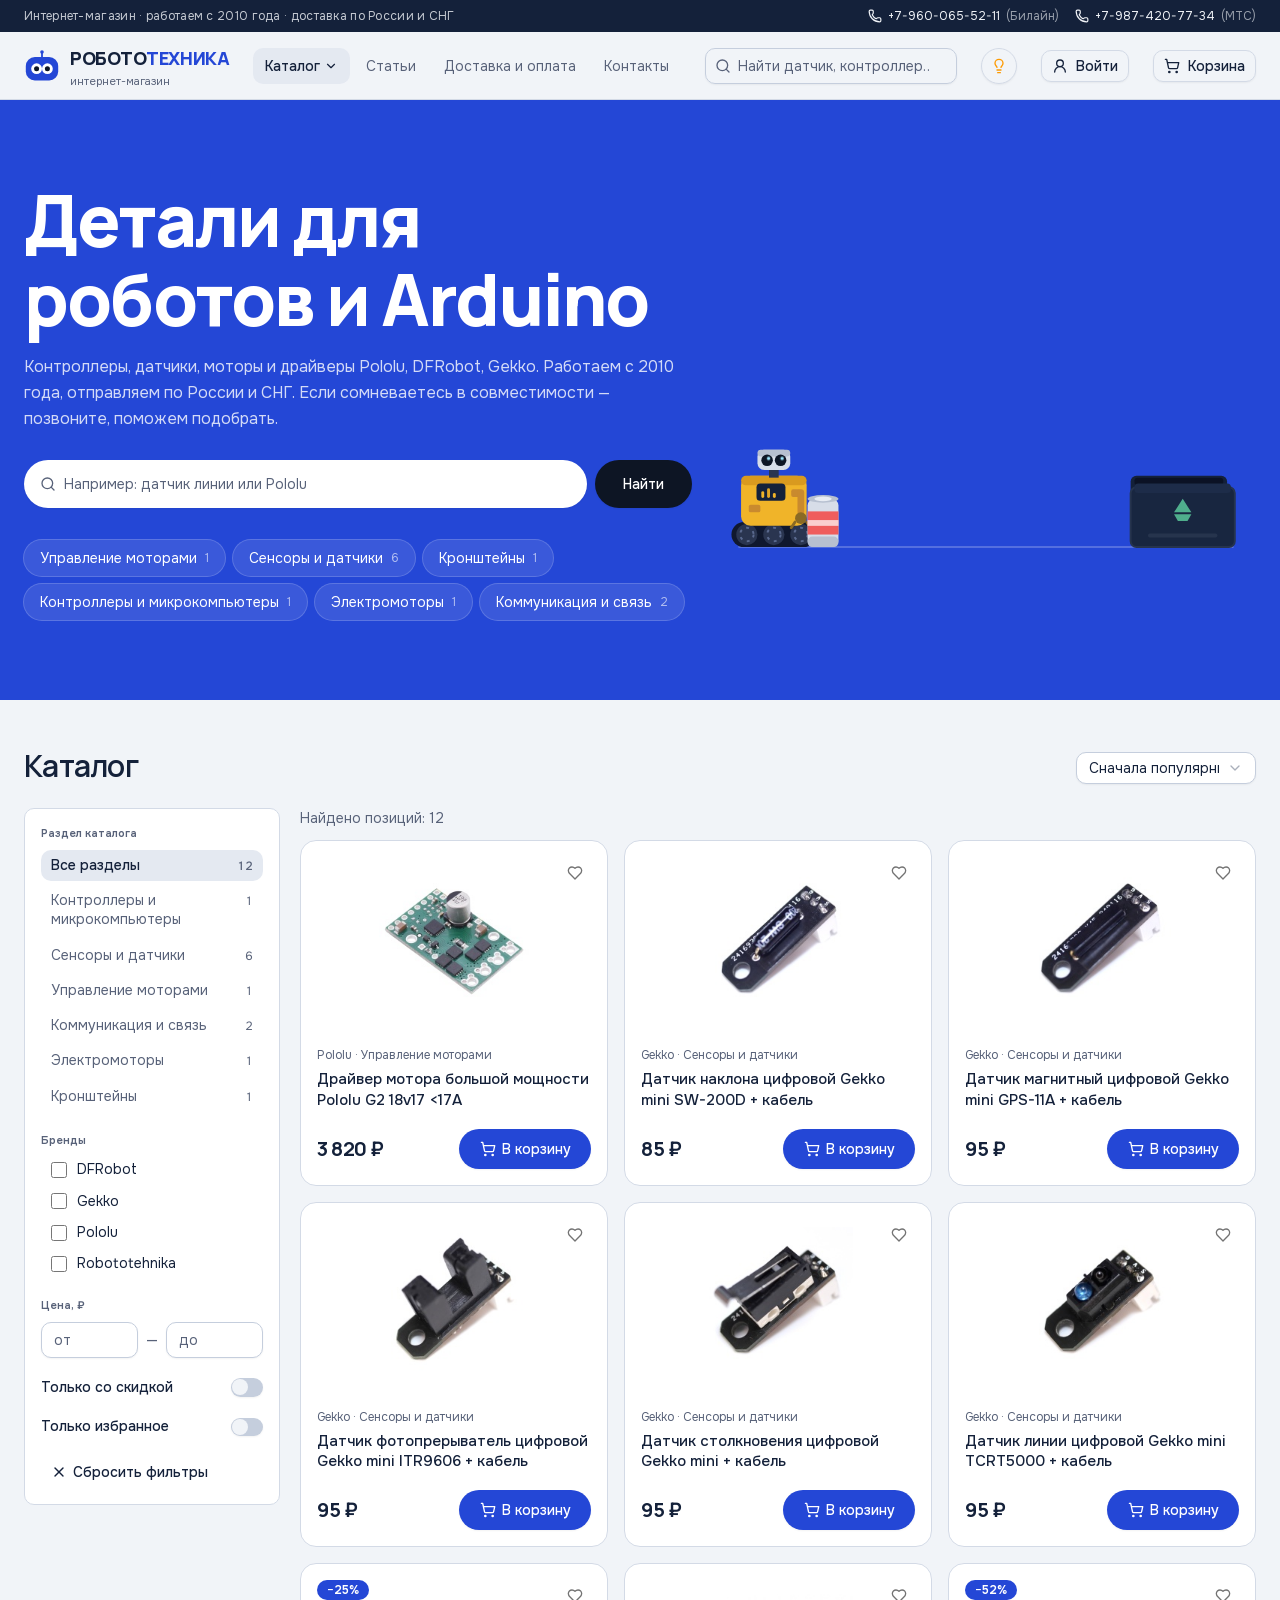
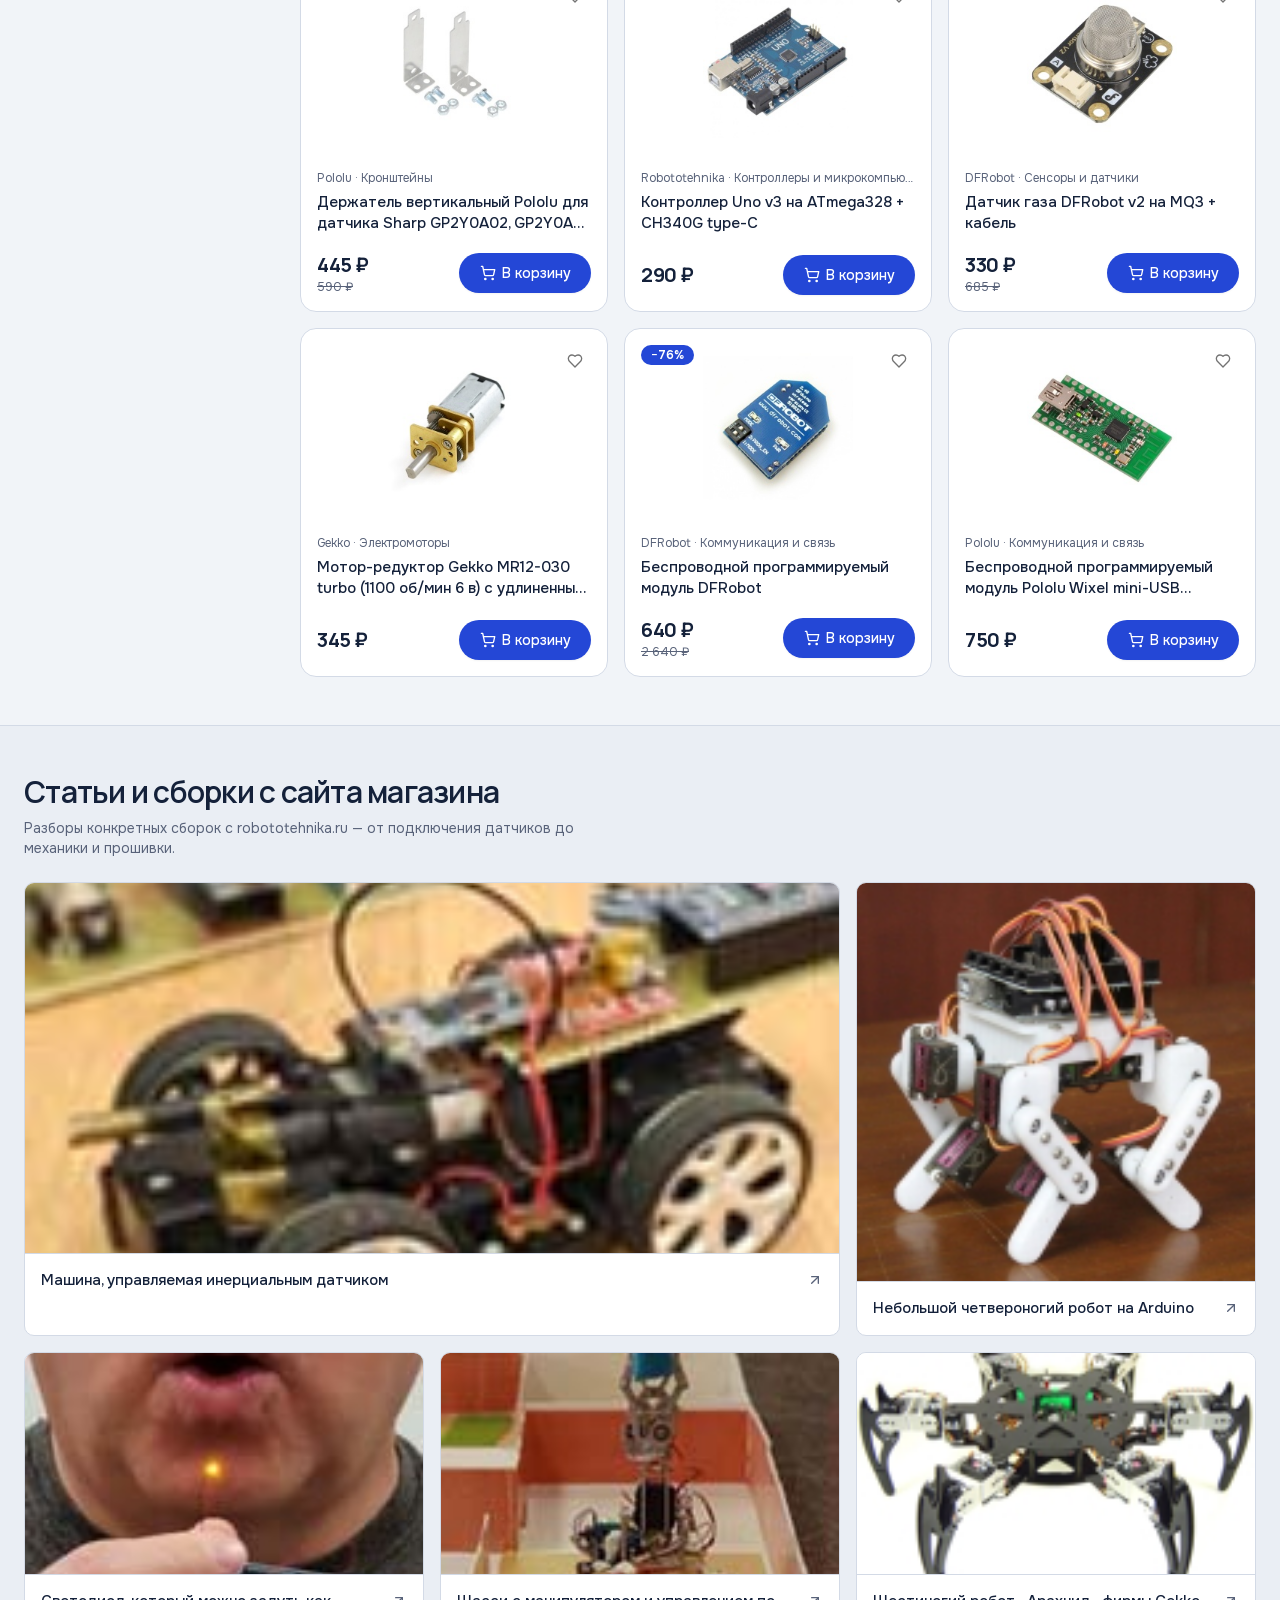
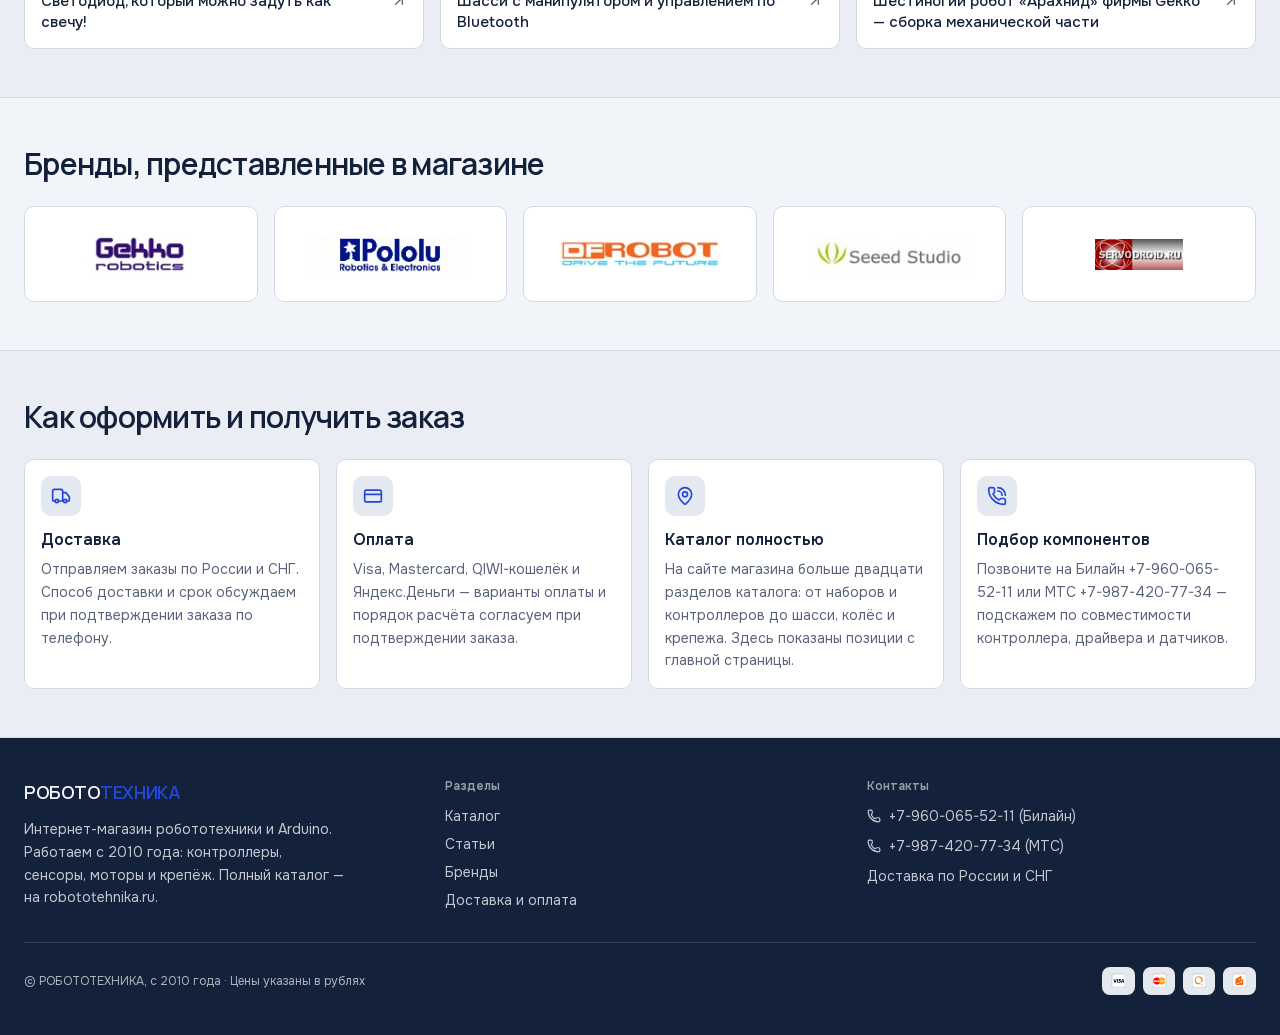
<file: index.html>
<!DOCTYPE html><!--OG_RwZMheJENqKkvDagwe--><html lang="ru"><head><meta charSet="utf-8"/><meta name="viewport" content="width=device-width, initial-scale=1"/><link rel="preload" href="/_next/static/media/16d91c780434f2ce-s.p.b7df561f.woff2" as="font" crossorigin="" type="font/woff2"/><link rel="preload" href="/_next/static/media/8800dfc60902df36-s.p.d48c4d68.woff2" as="font" crossorigin="" type="font/woff2"/><link rel="preload" href="/_next/static/media/a343f882a40d2cc9-s.p.07ce798a.woff2" as="font" crossorigin="" type="font/woff2"/><link rel="preload" href="/_next/static/media/d3fe2f289711ac3f-s.p.5cf2134c.woff2" as="font" crossorigin="" type="font/woff2"/><link rel="stylesheet" href="/_next/static/chunks/e8a893764239f556.css" data-precedence="next"/><link rel="stylesheet" href="/_next/static/chunks/e730f052da1721dc.css" data-precedence="next"/><link rel="preload" as="script" fetchPriority="low" href="/_next/static/chunks/58c60a5fa6b544da.js"/><script src="/_next/static/chunks/771dedee3f5e1621.js" async=""></script><script src="/_next/static/chunks/189cd788e9dd6040.js" async=""></script><script src="/_next/static/chunks/turbopack-08d0e69f31b37900.js" async=""></script><script src="/_next/static/chunks/2f236954d6a65e12.js" async=""></script><script src="/_next/static/chunks/8f161a78fdf321c0.js" async=""></script><script src="/_next/static/chunks/fcea7b75202f3769.js" async=""></script><meta name="next-size-adjust" content=""/><title>РОБОТОТЕХНИКА — интернет-магазин: всё для роботов и Arduino</title><meta name="description" content="Комплектующие для робототехники: контроллеры, сенсоры и датчики, моторы и драйверы, крепёж. Контроллеры Arduino, Gekko, Pololu, DFRobot. Работаем с 2010 года, доставка по России и СНГ."/><meta name="keywords" content="робототехника,Arduino,купить,датчики,Pololu,DFRobot,Gekko,интернет-магазин"/><link rel="icon" href="/favicon.svg"/><script src="/_next/static/chunks/a6dad97d9634a72d.js" noModule=""></script></head><body class="manrope_27cf40ec-module__vJe1_a__variable onest_1a151e01-module__g8QyoW__variable relative antialiased bg-background text-foreground font-sans"><div hidden=""><!--$--><!--/$--></div><script>(function(){try{if(localStorage.getItem("rt-theme")==="dark"){document.documentElement.classList.add("dark")}}catch(e){}})()</script><div class="flex min-h-screen flex-col"><header class="sticky top-0 z-40 w-full"><div class="bg-foreground text-background"><div class="mx-auto flex max-w-7xl flex-wrap items-center justify-between gap-x-6 gap-y-1 px-4 py-2 text-xs sm:px-6"><p class="tracking-wide opacity-80"><span class="sm:hidden">С 2010 года · доставка РФ и СНГ</span><span class="hidden sm:inline">Интернет-магазин · работаем с 2010 года · доставка по России и СНГ</span></p><div class="flex items-center gap-4"><a href="tel:+79600655211" class="inline-flex items-center gap-1.5 hover:text-action"><svg xmlns="http://www.w3.org/2000/svg" width="24" height="24" viewBox="0 0 24 24" fill="none" stroke="currentColor" stroke-width="2" stroke-linecap="round" stroke-linejoin="round" class="lucide lucide-phone size-3.5" aria-hidden="true"><path d="M13.832 16.568a1 1 0 0 0 1.213-.303l.355-.465A2 2 0 0 1 17 15h3a2 2 0 0 1 2 2v3a2 2 0 0 1-2 2A18 18 0 0 1 2 4a2 2 0 0 1 2-2h3a2 2 0 0 1 2 2v3a2 2 0 0 1-.8 1.6l-.468.351a1 1 0 0 0-.292 1.233 14 14 0 0 0 6.392 6.384"></path></svg>+7-960-065-52-11 <span class="opacity-60">(Билайн)</span></a><a href="tel:+79874207734" class="hidden items-center gap-1.5 sm:inline-flex hover:text-action"><svg xmlns="http://www.w3.org/2000/svg" width="24" height="24" viewBox="0 0 24 24" fill="none" stroke="currentColor" stroke-width="2" stroke-linecap="round" stroke-linejoin="round" class="lucide lucide-phone size-3.5" aria-hidden="true"><path d="M13.832 16.568a1 1 0 0 0 1.213-.303l.355-.465A2 2 0 0 1 17 15h3a2 2 0 0 1 2 2v3a2 2 0 0 1-2 2A18 18 0 0 1 2 4a2 2 0 0 1 2-2h3a2 2 0 0 1 2 2v3a2 2 0 0 1-.8 1.6l-.468.351a1 1 0 0 0-.292 1.233 14 14 0 0 0 6.392 6.384"></path></svg>+7-987-420-77-34 <span class="opacity-60">(МТС)</span></a></div></div></div><div class="border-b bg-background/95 backdrop-blur supports-[backdrop-filter]:bg-background/85"><div class="mx-auto flex max-w-7xl items-center gap-4 px-4 py-3 sm:gap-6 sm:px-6"><a href="#top" class="flex shrink-0 items-center gap-2.5 leading-none"><svg viewBox="0 0 40 36" class="size-9" role="img" aria-label="Робот"><line x1="20" y1="8" x2="20" y2="3" stroke="var(--action)" stroke-width="2" stroke-linecap="round"></line><circle cx="20" cy="2.5" r="2" fill="var(--action)"></circle><rect x="2" y="8" width="36" height="26" rx="10" fill="var(--action)"></rect><g class="rt-blink"><circle cx="14" cy="21" r="6" fill="#fff"></circle><circle data-pupil="true" cx="14" cy="21" r="2.8" fill="#0d1524" style="transition:transform 80ms linear"></circle></g><g class="rt-blink"><circle cx="26" cy="21" r="6" fill="#fff"></circle><circle data-pupil="true" cx="26" cy="21" r="2.8" fill="#0d1524" style="transition:transform 80ms linear"></circle></g></svg><span><span class="font-display text-base font-extrabold sm:text-lg">РОБОТО<span class="text-action">ТЕХНИКА</span></span><span class="mt-1 block text-[11px] text-muted-foreground">интернет-магазин</span></span></a><nav aria-label="Основная навигация" class="hidden items-center gap-1 lg:flex"><button class="flex items-center gap-1 rounded-md bg-secondary px-3 py-2 text-sm font-medium transition-colors hover:bg-secondary/80" type="button" id="rt-catalog-trigger" aria-haspopup="menu" aria-expanded="false" data-state="closed" data-slot="dropdown-menu-trigger">Каталог<svg xmlns="http://www.w3.org/2000/svg" width="24" height="24" viewBox="0 0 24 24" fill="none" stroke="currentColor" stroke-width="2" stroke-linecap="round" stroke-linejoin="round" class="lucide lucide-chevron-down size-3.5" aria-hidden="true"><path d="m6 9 6 6 6-6"></path></svg></button><a href="#articles" class="whitespace-nowrap rounded-md px-3 py-2 text-sm text-muted-foreground transition-colors hover:bg-secondary hover:text-foreground">Статьи</a><a href="#delivery" class="whitespace-nowrap rounded-md px-3 py-2 text-sm text-muted-foreground transition-colors hover:bg-secondary hover:text-foreground">Доставка и оплата</a><a href="#contacts" class="whitespace-nowrap rounded-md px-3 py-2 text-sm text-muted-foreground transition-colors hover:bg-secondary hover:text-foreground">Контакты</a></nav><div class="ml-auto hidden w-56 items-center md:flex xl:w-72"><div class="relative w-full"><svg xmlns="http://www.w3.org/2000/svg" width="24" height="24" viewBox="0 0 24 24" fill="none" stroke="currentColor" stroke-width="2" stroke-linecap="round" stroke-linejoin="round" class="lucide lucide-search pointer-events-none absolute top-1/2 left-2.5 size-4 -translate-y-1/2 text-muted-foreground" aria-hidden="true"><path d="m21 21-4.34-4.34"></path><circle cx="11" cy="11" r="8"></circle></svg><input type="search" data-slot="input" class="file:text-foreground placeholder:text-muted-foreground selection:bg-primary selection:text-primary-foreground dark:bg-input/30 border-input flex w-full min-w-0 rounded-md border bg-transparent px-3 py-1 text-base shadow-xs transition-[color,box-shadow] outline-none file:inline-flex file:h-7 file:border-0 file:bg-transparent file:text-sm file:font-medium disabled:pointer-events-none disabled:cursor-not-allowed disabled:opacity-50 md:text-sm focus-visible:border-ring focus-visible:ring-ring/50 focus-visible:ring-[3px] aria-invalid:ring-destructive/20 dark:aria-invalid:ring-destructive/40 aria-invalid:border-destructive h-9 pl-8" placeholder="Найти датчик, контроллер…" aria-label="Поиск по каталогу" value=""/></div></div><button data-slot="button" class="inline-flex items-center justify-center gap-2 whitespace-nowrap text-sm font-medium transition-all disabled:pointer-events-none disabled:opacity-50 [&amp;_svg]:pointer-events-none [&amp;_svg:not([class*=&#x27;size-&#x27;])]:size-4 shrink-0 [&amp;_svg]:shrink-0 outline-none focus-visible:border-ring focus-visible:ring-ring/50 focus-visible:ring-[3px] aria-invalid:ring-destructive/20 dark:aria-invalid:ring-destructive/40 aria-invalid:border-destructive border bg-background shadow-xs hover:bg-accent hover:text-accent-foreground dark:bg-input/30 dark:border-input dark:hover:bg-input/50 size-9 rounded-full" aria-label="Выключить свет (тёмная тема)" title="Выключить свет"><svg xmlns="http://www.w3.org/2000/svg" width="24" height="24" viewBox="0 0 24 24" fill="none" stroke="currentColor" stroke-width="2" stroke-linecap="round" stroke-linejoin="round" class="lucide lucide-lightbulb size-4 text-amber-500" aria-hidden="true"><path d="M15 14c.2-1 .7-1.7 1.5-2.5 1-.9 1.5-2.2 1.5-3.5A6 6 0 0 0 6 8c0 1 .2 2.2 1.5 3.5.7.7 1.3 1.5 1.5 2.5"></path><path d="M9 18h6"></path><path d="M10 22h4"></path></svg></button><button data-slot="button" class="inline-flex items-center justify-center whitespace-nowrap text-sm font-medium transition-all disabled:pointer-events-none disabled:opacity-50 [&amp;_svg]:pointer-events-none [&amp;_svg:not([class*=&#x27;size-&#x27;])]:size-4 shrink-0 [&amp;_svg]:shrink-0 outline-none focus-visible:border-ring focus-visible:ring-ring/50 focus-visible:ring-[3px] aria-invalid:ring-destructive/20 dark:aria-invalid:ring-destructive/40 aria-invalid:border-destructive border bg-background shadow-xs hover:bg-accent hover:text-accent-foreground dark:bg-input/30 dark:border-input dark:hover:bg-input/50 h-8 rounded-md px-3 has-[&gt;svg]:px-2.5 relative ml-auto gap-2 md:ml-0" aria-label="Вход в личный кабинет"><svg xmlns="http://www.w3.org/2000/svg" width="24" height="24" viewBox="0 0 24 24" fill="none" stroke="currentColor" stroke-width="2" stroke-linecap="round" stroke-linejoin="round" class="lucide lucide-user-round size-4" aria-hidden="true"><circle cx="12" cy="8" r="5"></circle><path d="M20 21a8 8 0 0 0-16 0"></path></svg><span class="hidden sm:inline">Войти</span></button><button data-slot="button" class="inline-flex items-center justify-center whitespace-nowrap text-sm font-medium transition-all disabled:pointer-events-none disabled:opacity-50 [&amp;_svg]:pointer-events-none [&amp;_svg:not([class*=&#x27;size-&#x27;])]:size-4 shrink-0 [&amp;_svg]:shrink-0 outline-none focus-visible:border-ring focus-visible:ring-ring/50 focus-visible:ring-[3px] aria-invalid:ring-destructive/20 dark:aria-invalid:ring-destructive/40 aria-invalid:border-destructive border bg-background shadow-xs hover:bg-accent hover:text-accent-foreground dark:bg-input/30 dark:border-input dark:hover:bg-input/50 h-8 rounded-md px-3 has-[&gt;svg]:px-2.5 relative gap-2" aria-label="Корзина, товаров: 0"><svg xmlns="http://www.w3.org/2000/svg" width="24" height="24" viewBox="0 0 24 24" fill="none" stroke="currentColor" stroke-width="2" stroke-linecap="round" stroke-linejoin="round" class="lucide lucide-shopping-cart size-4" aria-hidden="true"><circle cx="8" cy="21" r="1"></circle><circle cx="19" cy="21" r="1"></circle><path d="M2.05 2.05h2l2.66 12.42a2 2 0 0 0 2 1.58h9.78a2 2 0 0 0 1.95-1.57l1.65-7.43H5.12"></path></svg><span class="hidden sm:inline">Корзина</span></button></div></div></header><main class="flex-1"><section id="top" class="relative overflow-hidden bg-[var(--hero)] text-white"><div class="relative mx-auto max-w-7xl px-4 py-12 sm:px-6 sm:py-20"><div class="grid gap-6 lg:grid-cols-[minmax(0,1fr)_auto] lg:items-center"><div class="flex min-w-0 flex-col"><h1 data-hero="true" class="font-display text-[30px] leading-[1.1] font-extrabold text-balance sm:text-6xl lg:text-[72px]">Детали для роботов и Arduino</h1><p data-hero="true" class="mt-3 max-w-2xl text-[15px] leading-relaxed text-white/80 sm:mt-4 sm:text-base">Контроллеры, датчики, моторы и драйверы Pololu, DFRobot, Gekko. Работаем с 2010 года, отправляем по России и СНГ.<!-- --> <span class="hidden sm:inline">Если сомневаетесь в совместимости — позвоните, поможем подобрать.</span></p><div data-hero="true" class="mt-5 flex max-w-2xl gap-2 sm:mt-7"><div class="relative w-full"><svg xmlns="http://www.w3.org/2000/svg" width="24" height="24" viewBox="0 0 24 24" fill="none" stroke="currentColor" stroke-width="2" stroke-linecap="round" stroke-linejoin="round" class="lucide lucide-search pointer-events-none absolute top-1/2 left-4 size-4 -translate-y-1/2 text-[#586279]" aria-hidden="true"><path d="m21 21-4.34-4.34"></path><circle cx="11" cy="11" r="8"></circle></svg><input type="search" data-slot="input" class="file:text-foreground selection:bg-primary selection:text-primary-foreground border-input flex w-full min-w-0 px-3 py-1 text-base shadow-xs transition-[color,box-shadow] outline-none file:inline-flex file:h-7 file:border-0 file:bg-transparent file:text-sm file:font-medium disabled:pointer-events-none disabled:cursor-not-allowed disabled:opacity-50 md:text-sm focus-visible:border-ring focus-visible:ring-ring/50 focus-visible:ring-[3px] aria-invalid:ring-destructive/20 dark:aria-invalid:ring-destructive/40 aria-invalid:border-destructive h-12 rounded-full border-0 bg-white pl-10 text-[#14213a] placeholder:text-[#586279] dark:bg-white" placeholder="Например: датчик линии или Pololu" aria-label="Поиск по каталогу"/></div><button data-slot="button" class="inline-flex items-center justify-center gap-2 whitespace-nowrap text-sm font-medium transition-all disabled:pointer-events-none disabled:opacity-50 [&amp;_svg]:pointer-events-none [&amp;_svg:not([class*=&#x27;size-&#x27;])]:size-4 shrink-0 [&amp;_svg]:shrink-0 outline-none focus-visible:border-ring focus-visible:ring-ring/50 focus-visible:ring-[3px] aria-invalid:ring-destructive/20 dark:aria-invalid:ring-destructive/40 aria-invalid:border-destructive shadow-xs has-[&gt;svg]:px-4 h-12 rounded-full bg-[#0d1524] px-7 text-white hover:bg-[#0d1524]/85">Найти</button></div><div data-hero="true" class="mt-6 flex max-w-2xl flex-wrap gap-2 sm:mt-8"><button class="flex items-center gap-2 rounded-full bg-white/10 px-4 py-2 text-sm text-white ring-1 ring-white/25 transition hover:bg-white hover:text-[#2447d6]">Управление моторами<span class="text-xs opacity-60">1</span></button><button class="flex items-center gap-2 rounded-full bg-white/10 px-4 py-2 text-sm text-white ring-1 ring-white/25 transition hover:bg-white hover:text-[#2447d6]">Сенсоры и датчики<span class="text-xs opacity-60">6</span></button><button class="flex items-center gap-2 rounded-full bg-white/10 px-4 py-2 text-sm text-white ring-1 ring-white/25 transition hover:bg-white hover:text-[#2447d6]">Кронштейны<span class="text-xs opacity-60">1</span></button><button class="flex items-center gap-2 rounded-full bg-white/10 px-4 py-2 text-sm text-white ring-1 ring-white/25 transition hover:bg-white hover:text-[#2447d6]">Контроллеры и микрокомпьютеры<span class="text-xs opacity-60">1</span></button><button class="flex items-center gap-2 rounded-full bg-white/10 px-4 py-2 text-sm text-white ring-1 ring-white/25 transition hover:bg-white hover:text-[#2447d6]">Электромоторы<span class="text-xs opacity-60">1</span></button><button class="flex items-center gap-2 rounded-full bg-white/10 px-4 py-2 text-sm text-white ring-1 ring-white/25 transition hover:bg-white hover:text-[#2447d6]">Коммуникация и связь<span class="text-xs opacity-60">2</span></button></div></div><div data-hero="true" class="justify-self-center"><svg viewBox="0 0 560 420" fill="none" class="rt-walle h-auto w-[min(88vw,380px)] sm:w-[430px] xl:w-[540px]" role="img" aria-label="Робот-уборщик возит жестянку в ящик, а мышь снова её выбрасывает"><line x1="24" y1="362" x2="536" y2="362" stroke="rgba(255,255,255,0.22)" stroke-width="2" stroke-linecap="round"></line><g><rect x="430" y="288" width="100" height="74" rx="6" fill="#14213a"></rect><rect x="434" y="290" width="92" height="8" rx="3" fill="#0b1225"></rect></g><g transform="translate(500 318)"><g class="rt-walle-mouse"><path d="M 15 3 q 11 5 4 13" stroke="#8f9ab0" stroke-width="2" stroke-linecap="round"></path><ellipse cx="0" cy="0" rx="17" ry="12" fill="#c3cad8"></ellipse><circle cx="-11" cy="-9" r="6" fill="#c3cad8"></circle><circle cx="-11" cy="-10" r="3" fill="#f2a3b3"></circle><circle cx="-15" cy="-2" r="1.6" fill="#14213a"></circle><circle cx="-9" cy="-4.8" r="2.4" fill="#14213a"></circle><circle cx="-9.9" cy="-5.7" r="0.8" fill="#e8ecf3"></circle><circle cx="-3.6" cy="-4.2" r="2.2" fill="#14213a"></circle><circle cx="-4.5" cy="-5.1" r="0.7" fill="#e8ecf3"></circle><path d="M -13 7 q -11 3 -15 -3" stroke="#8f9ab0" stroke-width="2" stroke-linecap="round" class="rt-walle-paw"></path></g></g><g transform="translate(60 362)"><g class="rt-walle-robot"><rect x="-44" y="-26" width="88" height="26" rx="13" fill="#10182e"></rect><g class="rt-walle-wheel"><circle cx="-28" cy="-13" r="11" fill="#2a3550"></circle><circle cx="-28" cy="-13" r="7" fill="none" stroke="#5b6a8f" stroke-width="2" stroke-dasharray="3 5"></circle></g><g class="rt-walle-wheel"><circle cx="0" cy="-13" r="11" fill="#2a3550"></circle><circle cx="0" cy="-13" r="7" fill="none" stroke="#5b6a8f" stroke-width="2" stroke-dasharray="3 5"></circle></g><g class="rt-walle-wheel"><circle cx="28" cy="-13" r="11" fill="#2a3550"></circle><circle cx="28" cy="-13" r="7" fill="none" stroke="#5b6a8f" stroke-width="2" stroke-dasharray="3 5"></circle></g><rect x="-34" y="-74" width="68" height="52" rx="10" fill="#f0b429"></rect><rect x="-34" y="-74" width="68" height="10" rx="5" fill="#d99a1f"></rect><rect x="18" y="-60" width="10" height="8" rx="2" fill="#c98a2e"></rect><rect x="-26" y="-44" width="12" height="8" rx="2" fill="#c98a2e"></rect><rect x="-18" y="-66" width="30" height="18" rx="4" fill="#14213a"></rect><rect x="-13" y="-58" width="3" height="7" rx="1.5" fill="#f0b429"></rect><rect x="-7" y="-61" width="3" height="10" rx="1.5" fill="#e0a526"></rect><rect x="-1" y="-56" width="3" height="5" rx="1.5" fill="#f0b429"></rect><rect x="-5" y="-82" width="10" height="10" fill="#2a3550"></rect><g transform="translate(0 -82)"><g class="rt-walle-head"><rect x="-17" y="-19" width="34" height="21" rx="7" fill="#d7dde8"></rect><rect x="-17" y="-19" width="34" height="7" rx="3.5" fill="#b7c0d0"></rect><circle cx="-7" cy="-8" r="6" fill="#0d1524"></circle><circle cx="7" cy="-8" r="6" fill="#0d1524"></circle><circle class="rt-walle-eye" cx="-5.5" cy="-10" r="1.8" fill="#9fe8ff"></circle><circle class="rt-walle-eye" cx="8.5" cy="-10" r="1.8" fill="#9fe8ff"></circle></g></g><g transform="translate(28 -60)"><g class="rt-walle-arm"><rect x="-3.5" y="0" width="7" height="27" rx="3.5" fill="#c98a2e"></rect><circle cx="0" cy="30" r="6" fill="#8a6a24"></circle><path d="M -6 34 l -4 6 M 6 34 l 4 6" stroke="#8a6a24" stroke-width="3" stroke-linecap="round"></path></g></g></g></g><g transform="translate(111 337)"><g class="rt-walle-can"><rect x="-16" y="-25" width="32" height="50" rx="7" fill="#d7dde8"></rect><rect x="-16" y="-12" width="32" height="24" fill="#ef5d5d"></rect><rect x="-16" y="-3" width="32" height="6" fill="#ffffff" opacity="0.7"></rect><ellipse cx="0" cy="-25" rx="16" ry="4" fill="#b7c0d0"></ellipse><ellipse cx="0" cy="-25" rx="9" ry="2.5" fill="#e8ecf3"></ellipse><rect x="-16" y="14" width="32" height="11" rx="5" fill="#b7c0d0"></rect></g></g><g><rect x="430" y="300" width="108" height="62" rx="6" fill="#182640" stroke="#26344d" stroke-width="2"></rect><rect x="434" y="296" width="100" height="10" rx="4" fill="#1d2c49"></rect><path d="M 484 312 l 9 14 h -18 z M 475 328 h 18 l -4 7 h -10 z" fill="#4fae8c"></path><rect x="448" y="348" width="72" height="4" rx="2" fill="#26344d"></rect></g></svg></div></div></div></section><section id="catalog" class="border-b"><div class="mx-auto max-w-7xl px-4 py-10 sm:px-6 sm:py-12"><div class="mb-6 flex flex-wrap items-end  justify-between gap-x-4 gap-y-3"><div class="min-w-0"><h2 class="font-display text-2xl font-semibold sm:text-3xl">Каталог</h2></div><div class="flex items-center gap-2"><button data-slot="sheet-trigger" class="inline-flex items-center justify-center whitespace-nowrap text-sm font-medium transition-all disabled:pointer-events-none disabled:opacity-50 [&amp;_svg]:pointer-events-none [&amp;_svg:not([class*=&#x27;size-&#x27;])]:size-4 shrink-0 [&amp;_svg]:shrink-0 outline-none focus-visible:border-ring focus-visible:ring-ring/50 focus-visible:ring-[3px] aria-invalid:ring-destructive/20 dark:aria-invalid:ring-destructive/40 aria-invalid:border-destructive border bg-background shadow-xs hover:bg-accent hover:text-accent-foreground dark:bg-input/30 dark:border-input dark:hover:bg-input/50 h-8 rounded-md px-3 has-[&gt;svg]:px-2.5 gap-1.5 lg:hidden" type="button" aria-haspopup="dialog" aria-expanded="false" aria-controls="radix-_R_6a9btb_" data-state="closed"><svg xmlns="http://www.w3.org/2000/svg" width="24" height="24" viewBox="0 0 24 24" fill="none" stroke="currentColor" stroke-width="2" stroke-linecap="round" stroke-linejoin="round" class="lucide lucide-sliders-horizontal size-4" aria-hidden="true"><line x1="21" x2="14" y1="4" y2="4"></line><line x1="10" x2="3" y1="4" y2="4"></line><line x1="21" x2="12" y1="12" y2="12"></line><line x1="8" x2="3" y1="12" y2="12"></line><line x1="21" x2="16" y1="20" y2="20"></line><line x1="12" x2="3" y1="20" y2="20"></line><line x1="14" x2="14" y1="2" y2="6"></line><line x1="8" x2="8" y1="10" y2="14"></line><line x1="16" x2="16" y1="18" y2="22"></line></svg>Фильтры</button><button type="button" role="combobox" aria-controls="radix-_R_aa9btb_" aria-expanded="false" aria-autocomplete="none" dir="ltr" data-state="closed" data-slot="select-trigger" data-size="sm" class="border-input data-[placeholder]:text-muted-foreground [&amp;_svg:not([class*=&#x27;text-&#x27;])]:text-muted-foreground focus-visible:border-ring focus-visible:ring-ring/50 aria-invalid:ring-destructive/20 dark:aria-invalid:ring-destructive/40 aria-invalid:border-destructive dark:bg-input/30 dark:hover:bg-input/50 flex items-center justify-between gap-2 rounded-md border px-3 py-2 text-sm whitespace-nowrap shadow-xs transition-[color,box-shadow] outline-none focus-visible:ring-[3px] disabled:cursor-not-allowed disabled:opacity-50 data-[size=default]:h-9 data-[size=sm]:h-8 *:data-[slot=select-value]:line-clamp-1 *:data-[slot=select-value]:flex *:data-[slot=select-value]:items-center *:data-[slot=select-value]:gap-2 [&amp;_svg]:pointer-events-none [&amp;_svg]:shrink-0 [&amp;_svg:not([class*=&#x27;size-&#x27;])]:size-4 w-[180px] bg-card"><span data-slot="select-value" style="pointer-events:none"></span><svg xmlns="http://www.w3.org/2000/svg" width="24" height="24" viewBox="0 0 24 24" fill="none" stroke="currentColor" stroke-width="2" stroke-linecap="round" stroke-linejoin="round" class="lucide lucide-chevron-down size-4 opacity-50" aria-hidden="true"><path d="m6 9 6 6 6-6"></path></svg></button><select aria-hidden="true" tabindex="-1" style="position:absolute;border:0;width:1px;height:1px;padding:0;margin:-1px;overflow:hidden;clip:rect(0, 0, 0, 0);white-space:nowrap;word-wrap:normal"></select></div></div><div class="flex gap-5"><aside class="hidden w-64 shrink-0 lg:block"><div class="sticky top-24 rounded-md border bg-card p-4"><div class="flex flex-col gap-5"><div><p class="mb-2 text-[11px] font-semibold text-muted-foreground">Раздел каталога</p><div class="flex flex-col gap-1"><button class="flex min-w-0 items-baseline justify-between gap-2 rounded-md px-2.5 py-1.5 text-left text-sm transition-colors bg-secondary font-medium text-foreground"><span class="min-w-0 leading-snug">Все разделы</span><span class="shrink-0 text-xs tabular-nums text-muted-foreground">12</span></button><button class="flex min-w-0 items-baseline justify-between gap-2 rounded-md px-2.5 py-1.5 text-left text-sm transition-colors text-muted-foreground hover:bg-secondary hover:text-foreground"><span class="min-w-0 leading-snug">Контроллеры и микрокомпьютеры</span><span class="shrink-0 text-xs tabular-nums text-muted-foreground">1</span></button><button class="flex min-w-0 items-baseline justify-between gap-2 rounded-md px-2.5 py-1.5 text-left text-sm transition-colors text-muted-foreground hover:bg-secondary hover:text-foreground"><span class="min-w-0 leading-snug">Сенсоры и датчики</span><span class="shrink-0 text-xs tabular-nums text-muted-foreground">6</span></button><button class="flex min-w-0 items-baseline justify-between gap-2 rounded-md px-2.5 py-1.5 text-left text-sm transition-colors text-muted-foreground hover:bg-secondary hover:text-foreground"><span class="min-w-0 leading-snug">Управление моторами</span><span class="shrink-0 text-xs tabular-nums text-muted-foreground">1</span></button><button class="flex min-w-0 items-baseline justify-between gap-2 rounded-md px-2.5 py-1.5 text-left text-sm transition-colors text-muted-foreground hover:bg-secondary hover:text-foreground"><span class="min-w-0 leading-snug">Коммуникация и связь</span><span class="shrink-0 text-xs tabular-nums text-muted-foreground">2</span></button><button class="flex min-w-0 items-baseline justify-between gap-2 rounded-md px-2.5 py-1.5 text-left text-sm transition-colors text-muted-foreground hover:bg-secondary hover:text-foreground"><span class="min-w-0 leading-snug">Электромоторы</span><span class="shrink-0 text-xs tabular-nums text-muted-foreground">1</span></button><button class="flex min-w-0 items-baseline justify-between gap-2 rounded-md px-2.5 py-1.5 text-left text-sm transition-colors text-muted-foreground hover:bg-secondary hover:text-foreground"><span class="min-w-0 leading-snug">Кронштейны</span><span class="shrink-0 text-xs tabular-nums text-muted-foreground">1</span></button></div></div><div><p class="mb-2 text-[11px] font-semibold text-muted-foreground">Бренды</p><div class="flex flex-col gap-1"><label class="flex min-w-0 cursor-pointer items-center gap-2.5 rounded-md px-2.5 py-1 text-sm transition-colors hover:bg-secondary"><input type="checkbox" class="size-4 shrink-0 rounded-sm accent-[var(--action)]"/><span class="min-w-0 leading-snug">DFRobot</span></label><label class="flex min-w-0 cursor-pointer items-center gap-2.5 rounded-md px-2.5 py-1 text-sm transition-colors hover:bg-secondary"><input type="checkbox" class="size-4 shrink-0 rounded-sm accent-[var(--action)]"/><span class="min-w-0 leading-snug">Gekko</span></label><label class="flex min-w-0 cursor-pointer items-center gap-2.5 rounded-md px-2.5 py-1 text-sm transition-colors hover:bg-secondary"><input type="checkbox" class="size-4 shrink-0 rounded-sm accent-[var(--action)]"/><span class="min-w-0 leading-snug">Pololu</span></label><label class="flex min-w-0 cursor-pointer items-center gap-2.5 rounded-md px-2.5 py-1 text-sm transition-colors hover:bg-secondary"><input type="checkbox" class="size-4 shrink-0 rounded-sm accent-[var(--action)]"/><span class="min-w-0 leading-snug">Robototehnika</span></label></div></div><div><p class="mb-2 text-[11px] font-semibold text-muted-foreground">Цена, ₽</p><div class="grid grid-cols-[minmax(0,1fr)_auto_minmax(0,1fr)] items-center gap-2"><input data-slot="input" class="file:text-foreground placeholder:text-muted-foreground selection:bg-primary selection:text-primary-foreground dark:bg-input/30 border-input flex w-full min-w-0 rounded-md border px-3 py-1 shadow-xs transition-[color,box-shadow] outline-none file:inline-flex file:h-7 file:border-0 file:bg-transparent file:text-sm file:font-medium disabled:pointer-events-none disabled:cursor-not-allowed disabled:opacity-50 md:text-sm focus-visible:border-ring focus-visible:ring-ring/50 focus-visible:ring-[3px] aria-invalid:ring-destructive/20 dark:aria-invalid:ring-destructive/40 aria-invalid:border-destructive h-9 bg-card text-sm" inputMode="numeric" placeholder="от" aria-label="Минимальная цена" value=""/><span aria-hidden="true" class="text-muted-foreground">—</span><input data-slot="input" class="file:text-foreground placeholder:text-muted-foreground selection:bg-primary selection:text-primary-foreground dark:bg-input/30 border-input flex w-full min-w-0 rounded-md border px-3 py-1 shadow-xs transition-[color,box-shadow] outline-none file:inline-flex file:h-7 file:border-0 file:bg-transparent file:text-sm file:font-medium disabled:pointer-events-none disabled:cursor-not-allowed disabled:opacity-50 md:text-sm focus-visible:border-ring focus-visible:ring-ring/50 focus-visible:ring-[3px] aria-invalid:ring-destructive/20 dark:aria-invalid:ring-destructive/40 aria-invalid:border-destructive h-9 bg-card text-sm" inputMode="numeric" placeholder="до" aria-label="Максимальная цена" value=""/></div></div><div class="flex min-w-0 items-center justify-between gap-3"><label data-slot="label" class="flex items-center gap-2 font-medium select-none group-data-[disabled=true]:pointer-events-none group-data-[disabled=true]:opacity-50 peer-disabled:cursor-not-allowed peer-disabled:opacity-50 min-w-0 text-sm leading-snug" for="discount-switch">Только со скидкой</label><button type="button" role="switch" aria-checked="false" data-state="unchecked" value="on" data-slot="switch" class="peer data-[state=checked]:bg-primary data-[state=unchecked]:bg-input focus-visible:border-ring focus-visible:ring-ring/50 dark:data-[state=unchecked]:bg-input/80 inline-flex h-[1.15rem] w-8 shrink-0 items-center rounded-full border border-transparent shadow-xs transition-all outline-none focus-visible:ring-[3px] disabled:cursor-not-allowed disabled:opacity-50" id="discount-switch"><span data-state="unchecked" data-slot="switch-thumb" class="bg-background dark:data-[state=unchecked]:bg-foreground dark:data-[state=checked]:bg-primary-foreground pointer-events-none block size-4 rounded-full ring-0 transition-transform data-[state=checked]:translate-x-[calc(100%-2px)] data-[state=unchecked]:translate-x-0"></span></button><input type="checkbox" aria-hidden="true" style="transform:translateX(-100%);position:absolute;pointer-events:none;opacity:0;margin:0" tabindex="-1" value="on"/></div><div class="flex min-w-0 items-center justify-between gap-3"><label data-slot="label" class="flex items-center gap-2 font-medium select-none group-data-[disabled=true]:pointer-events-none group-data-[disabled=true]:opacity-50 peer-disabled:cursor-not-allowed peer-disabled:opacity-50 min-w-0 text-sm leading-snug" for="fav-switch">Только избранное</label><button type="button" role="switch" aria-checked="false" data-state="unchecked" value="on" data-slot="switch" class="peer data-[state=checked]:bg-primary data-[state=unchecked]:bg-input focus-visible:border-ring focus-visible:ring-ring/50 dark:data-[state=unchecked]:bg-input/80 inline-flex h-[1.15rem] w-8 shrink-0 items-center rounded-full border border-transparent shadow-xs transition-all outline-none focus-visible:ring-[3px] disabled:cursor-not-allowed disabled:opacity-50" id="fav-switch"><span data-state="unchecked" data-slot="switch-thumb" class="bg-background dark:data-[state=unchecked]:bg-foreground dark:data-[state=checked]:bg-primary-foreground pointer-events-none block size-4 rounded-full ring-0 transition-transform data-[state=checked]:translate-x-[calc(100%-2px)] data-[state=unchecked]:translate-x-0"></span></button><input type="checkbox" aria-hidden="true" style="transform:translateX(-100%);position:absolute;pointer-events:none;opacity:0;margin:0" tabindex="-1" value="on"/></div><button data-slot="button" class="inline-flex items-center justify-center whitespace-nowrap text-sm font-medium transition-all disabled:pointer-events-none disabled:opacity-50 [&amp;_svg]:pointer-events-none [&amp;_svg:not([class*=&#x27;size-&#x27;])]:size-4 shrink-0 [&amp;_svg]:shrink-0 outline-none focus-visible:border-ring focus-visible:ring-ring/50 focus-visible:ring-[3px] aria-invalid:ring-destructive/20 dark:aria-invalid:ring-destructive/40 aria-invalid:border-destructive hover:bg-accent hover:text-accent-foreground dark:hover:bg-accent/50 h-8 rounded-md px-3 has-[&gt;svg]:px-2.5 self-start gap-1.5"><svg xmlns="http://www.w3.org/2000/svg" width="24" height="24" viewBox="0 0 24 24" fill="none" stroke="currentColor" stroke-width="2" stroke-linecap="round" stroke-linejoin="round" class="lucide lucide-x size-4" aria-hidden="true"><path d="M18 6 6 18"></path><path d="m6 6 12 12"></path></svg>Сбросить фильтры</button></div></div></aside><div class="min-w-0 flex-1"><p class="mb-3 text-sm text-muted-foreground" aria-live="polite">Найдено позиций: 12</p><div class="grid gap-4 sm:grid-cols-2 xl:grid-cols-3"><div data-pcard="true" class="h-full"><article class="group relative flex h-full flex-col overflow-hidden rounded-2xl border bg-card transition-shadow duration-200 hover:shadow-lg hover:shadow-foreground/5"><button class="relative m-2 block rounded-xl bg-white p-4" aria-label="Открыть карточку: Драйвер мотора большой мощности Pololu G2 18v17 &lt;17А"><img src="/products/pololu-g2-18v17.jpg" alt="Драйвер мотора большой мощности Pololu G2 18v17 &lt;17А" width="320" height="240" loading="lazy" class="mx-auto aspect-[4/3] w-full max-w-[200px] object-contain"/></button><button data-slot="button" class="inline-flex items-center justify-center gap-2 whitespace-nowrap text-sm font-medium transition-all disabled:pointer-events-none disabled:opacity-50 [&amp;_svg]:pointer-events-none [&amp;_svg:not([class*=&#x27;size-&#x27;])]:size-4 shrink-0 [&amp;_svg]:shrink-0 outline-none focus-visible:border-ring focus-visible:ring-ring/50 focus-visible:ring-[3px] aria-invalid:ring-destructive/20 dark:aria-invalid:ring-destructive/40 aria-invalid:border-destructive dark:hover:bg-accent/50 absolute top-4 right-4 size-8 rounded-full bg-white/80 text-neutral-500 hover:bg-white hover:text-action" aria-label="В избранное: Драйвер мотора большой мощности Pololu G2 18v17 &lt;17А" aria-pressed="false"><svg xmlns="http://www.w3.org/2000/svg" width="24" height="24" viewBox="0 0 24 24" fill="none" stroke="currentColor" stroke-width="2" stroke-linecap="round" stroke-linejoin="round" class="lucide lucide-heart size-4" aria-hidden="true"><path d="M19 14c1.49-1.46 3-3.21 3-5.5A5.5 5.5 0 0 0 16.5 3c-1.76 0-3 .5-4.5 2-1.5-1.5-2.74-2-4.5-2A5.5 5.5 0 0 0 2 8.5c0 2.3 1.5 4.05 3 5.5l7 7Z"></path></svg></button><div class="flex flex-1 flex-col gap-1.5 px-4 pt-2 pb-4"><span class="truncate text-xs text-muted-foreground">Pololu<!-- --> · <!-- -->Управление моторами</span><button class="line-clamp-2 min-h-[2.7em] text-left text-[15px] leading-snug font-medium hover:text-action">Драйвер мотора большой мощности Pololu G2 18v17 &lt;17А</button><div class="mt-auto flex items-center justify-between gap-3 pt-3"><div class="flex flex-col leading-tight"><span class="font-display text-xl font-bold whitespace-nowrap">3 820 ₽</span></div><button data-slot="button" class="inline-flex items-center gap-2 whitespace-nowrap text-sm font-medium disabled:pointer-events-none disabled:opacity-50 [&amp;_svg]:pointer-events-none [&amp;_svg:not([class*=&#x27;size-&#x27;])]:size-4 shrink-0 [&amp;_svg]:shrink-0 outline-none focus-visible:border-ring focus-visible:ring-ring/50 focus-visible:ring-[3px] aria-invalid:ring-destructive/20 dark:aria-invalid:ring-destructive/40 aria-invalid:border-destructive shadow-xs py-2 has-[&gt;svg]:px-3 h-10 min-w-[8.25rem] justify-center rounded-full px-4 text-action-foreground transition-colors duration-300 bg-action hover:bg-action/90" aria-label="Добавить в корзину: Драйвер мотора большой мощности Pololu G2 18v17 &lt;17А" aria-live="polite"><span class="flex items-center justify-center gap-1.5" style="opacity:1;transform:none"><svg xmlns="http://www.w3.org/2000/svg" width="24" height="24" viewBox="0 0 24 24" fill="none" stroke="currentColor" stroke-width="2" stroke-linecap="round" stroke-linejoin="round" class="lucide lucide-shopping-cart size-4" aria-hidden="true"><circle cx="8" cy="21" r="1"></circle><circle cx="19" cy="21" r="1"></circle><path d="M2.05 2.05h2l2.66 12.42a2 2 0 0 0 2 1.58h9.78a2 2 0 0 0 1.95-1.57l1.65-7.43H5.12"></path></svg>В корзину</span></button></div></div></article></div><div data-pcard="true" class="h-full"><article class="group relative flex h-full flex-col overflow-hidden rounded-2xl border bg-card transition-shadow duration-200 hover:shadow-lg hover:shadow-foreground/5"><button class="relative m-2 block rounded-xl bg-white p-4" aria-label="Открыть карточку: Датчик наклона цифровой Gekko mini SW-200D + кабель"><img src="/products/gekko-tilt-sw200d.jpg" alt="Датчик наклона цифровой Gekko mini SW-200D + кабель" width="320" height="240" loading="lazy" class="mx-auto aspect-[4/3] w-full max-w-[200px] object-contain"/></button><button data-slot="button" class="inline-flex items-center justify-center gap-2 whitespace-nowrap text-sm font-medium transition-all disabled:pointer-events-none disabled:opacity-50 [&amp;_svg]:pointer-events-none [&amp;_svg:not([class*=&#x27;size-&#x27;])]:size-4 shrink-0 [&amp;_svg]:shrink-0 outline-none focus-visible:border-ring focus-visible:ring-ring/50 focus-visible:ring-[3px] aria-invalid:ring-destructive/20 dark:aria-invalid:ring-destructive/40 aria-invalid:border-destructive dark:hover:bg-accent/50 absolute top-4 right-4 size-8 rounded-full bg-white/80 text-neutral-500 hover:bg-white hover:text-action" aria-label="В избранное: Датчик наклона цифровой Gekko mini SW-200D + кабель" aria-pressed="false"><svg xmlns="http://www.w3.org/2000/svg" width="24" height="24" viewBox="0 0 24 24" fill="none" stroke="currentColor" stroke-width="2" stroke-linecap="round" stroke-linejoin="round" class="lucide lucide-heart size-4" aria-hidden="true"><path d="M19 14c1.49-1.46 3-3.21 3-5.5A5.5 5.5 0 0 0 16.5 3c-1.76 0-3 .5-4.5 2-1.5-1.5-2.74-2-4.5-2A5.5 5.5 0 0 0 2 8.5c0 2.3 1.5 4.05 3 5.5l7 7Z"></path></svg></button><div class="flex flex-1 flex-col gap-1.5 px-4 pt-2 pb-4"><span class="truncate text-xs text-muted-foreground">Gekko<!-- --> · <!-- -->Сенсоры и датчики</span><button class="line-clamp-2 min-h-[2.7em] text-left text-[15px] leading-snug font-medium hover:text-action">Датчик наклона цифровой Gekko mini SW-200D + кабель</button><div class="mt-auto flex items-center justify-between gap-3 pt-3"><div class="flex flex-col leading-tight"><span class="font-display text-xl font-bold whitespace-nowrap">85 ₽</span></div><button data-slot="button" class="inline-flex items-center gap-2 whitespace-nowrap text-sm font-medium disabled:pointer-events-none disabled:opacity-50 [&amp;_svg]:pointer-events-none [&amp;_svg:not([class*=&#x27;size-&#x27;])]:size-4 shrink-0 [&amp;_svg]:shrink-0 outline-none focus-visible:border-ring focus-visible:ring-ring/50 focus-visible:ring-[3px] aria-invalid:ring-destructive/20 dark:aria-invalid:ring-destructive/40 aria-invalid:border-destructive shadow-xs py-2 has-[&gt;svg]:px-3 h-10 min-w-[8.25rem] justify-center rounded-full px-4 text-action-foreground transition-colors duration-300 bg-action hover:bg-action/90" aria-label="Добавить в корзину: Датчик наклона цифровой Gekko mini SW-200D + кабель" aria-live="polite"><span class="flex items-center justify-center gap-1.5" style="opacity:1;transform:none"><svg xmlns="http://www.w3.org/2000/svg" width="24" height="24" viewBox="0 0 24 24" fill="none" stroke="currentColor" stroke-width="2" stroke-linecap="round" stroke-linejoin="round" class="lucide lucide-shopping-cart size-4" aria-hidden="true"><circle cx="8" cy="21" r="1"></circle><circle cx="19" cy="21" r="1"></circle><path d="M2.05 2.05h2l2.66 12.42a2 2 0 0 0 2 1.58h9.78a2 2 0 0 0 1.95-1.57l1.65-7.43H5.12"></path></svg>В корзину</span></button></div></div></article></div><div data-pcard="true" class="h-full"><article class="group relative flex h-full flex-col overflow-hidden rounded-2xl border bg-card transition-shadow duration-200 hover:shadow-lg hover:shadow-foreground/5"><button class="relative m-2 block rounded-xl bg-white p-4" aria-label="Открыть карточку: Датчик магнитный цифровой Gekko mini GPS-11A + кабель"><img src="/products/gekko-magnet-gps11a.jpg" alt="Датчик магнитный цифровой Gekko mini GPS-11A + кабель" width="320" height="240" loading="lazy" class="mx-auto aspect-[4/3] w-full max-w-[200px] object-contain"/></button><button data-slot="button" class="inline-flex items-center justify-center gap-2 whitespace-nowrap text-sm font-medium transition-all disabled:pointer-events-none disabled:opacity-50 [&amp;_svg]:pointer-events-none [&amp;_svg:not([class*=&#x27;size-&#x27;])]:size-4 shrink-0 [&amp;_svg]:shrink-0 outline-none focus-visible:border-ring focus-visible:ring-ring/50 focus-visible:ring-[3px] aria-invalid:ring-destructive/20 dark:aria-invalid:ring-destructive/40 aria-invalid:border-destructive dark:hover:bg-accent/50 absolute top-4 right-4 size-8 rounded-full bg-white/80 text-neutral-500 hover:bg-white hover:text-action" aria-label="В избранное: Датчик магнитный цифровой Gekko mini GPS-11A + кабель" aria-pressed="false"><svg xmlns="http://www.w3.org/2000/svg" width="24" height="24" viewBox="0 0 24 24" fill="none" stroke="currentColor" stroke-width="2" stroke-linecap="round" stroke-linejoin="round" class="lucide lucide-heart size-4" aria-hidden="true"><path d="M19 14c1.49-1.46 3-3.21 3-5.5A5.5 5.5 0 0 0 16.5 3c-1.76 0-3 .5-4.5 2-1.5-1.5-2.74-2-4.5-2A5.5 5.5 0 0 0 2 8.5c0 2.3 1.5 4.05 3 5.5l7 7Z"></path></svg></button><div class="flex flex-1 flex-col gap-1.5 px-4 pt-2 pb-4"><span class="truncate text-xs text-muted-foreground">Gekko<!-- --> · <!-- -->Сенсоры и датчики</span><button class="line-clamp-2 min-h-[2.7em] text-left text-[15px] leading-snug font-medium hover:text-action">Датчик магнитный цифровой Gekko mini GPS-11A + кабель</button><div class="mt-auto flex items-center justify-between gap-3 pt-3"><div class="flex flex-col leading-tight"><span class="font-display text-xl font-bold whitespace-nowrap">95 ₽</span></div><button data-slot="button" class="inline-flex items-center gap-2 whitespace-nowrap text-sm font-medium disabled:pointer-events-none disabled:opacity-50 [&amp;_svg]:pointer-events-none [&amp;_svg:not([class*=&#x27;size-&#x27;])]:size-4 shrink-0 [&amp;_svg]:shrink-0 outline-none focus-visible:border-ring focus-visible:ring-ring/50 focus-visible:ring-[3px] aria-invalid:ring-destructive/20 dark:aria-invalid:ring-destructive/40 aria-invalid:border-destructive shadow-xs py-2 has-[&gt;svg]:px-3 h-10 min-w-[8.25rem] justify-center rounded-full px-4 text-action-foreground transition-colors duration-300 bg-action hover:bg-action/90" aria-label="Добавить в корзину: Датчик магнитный цифровой Gekko mini GPS-11A + кабель" aria-live="polite"><span class="flex items-center justify-center gap-1.5" style="opacity:1;transform:none"><svg xmlns="http://www.w3.org/2000/svg" width="24" height="24" viewBox="0 0 24 24" fill="none" stroke="currentColor" stroke-width="2" stroke-linecap="round" stroke-linejoin="round" class="lucide lucide-shopping-cart size-4" aria-hidden="true"><circle cx="8" cy="21" r="1"></circle><circle cx="19" cy="21" r="1"></circle><path d="M2.05 2.05h2l2.66 12.42a2 2 0 0 0 2 1.58h9.78a2 2 0 0 0 1.95-1.57l1.65-7.43H5.12"></path></svg>В корзину</span></button></div></div></article></div><div data-pcard="true" class="h-full"><article class="group relative flex h-full flex-col overflow-hidden rounded-2xl border bg-card transition-shadow duration-200 hover:shadow-lg hover:shadow-foreground/5"><button class="relative m-2 block rounded-xl bg-white p-4" aria-label="Открыть карточку: Датчик фотопрерыватель цифровой Gekko mini ITR9606 + кабель"><img src="/products/gekko-photointerrupter-itr9606.jpg" alt="Датчик фотопрерыватель цифровой Gekko mini ITR9606 + кабель" width="320" height="240" loading="lazy" class="mx-auto aspect-[4/3] w-full max-w-[200px] object-contain"/></button><button data-slot="button" class="inline-flex items-center justify-center gap-2 whitespace-nowrap text-sm font-medium transition-all disabled:pointer-events-none disabled:opacity-50 [&amp;_svg]:pointer-events-none [&amp;_svg:not([class*=&#x27;size-&#x27;])]:size-4 shrink-0 [&amp;_svg]:shrink-0 outline-none focus-visible:border-ring focus-visible:ring-ring/50 focus-visible:ring-[3px] aria-invalid:ring-destructive/20 dark:aria-invalid:ring-destructive/40 aria-invalid:border-destructive dark:hover:bg-accent/50 absolute top-4 right-4 size-8 rounded-full bg-white/80 text-neutral-500 hover:bg-white hover:text-action" aria-label="В избранное: Датчик фотопрерыватель цифровой Gekko mini ITR9606 + кабель" aria-pressed="false"><svg xmlns="http://www.w3.org/2000/svg" width="24" height="24" viewBox="0 0 24 24" fill="none" stroke="currentColor" stroke-width="2" stroke-linecap="round" stroke-linejoin="round" class="lucide lucide-heart size-4" aria-hidden="true"><path d="M19 14c1.49-1.46 3-3.21 3-5.5A5.5 5.5 0 0 0 16.5 3c-1.76 0-3 .5-4.5 2-1.5-1.5-2.74-2-4.5-2A5.5 5.5 0 0 0 2 8.5c0 2.3 1.5 4.05 3 5.5l7 7Z"></path></svg></button><div class="flex flex-1 flex-col gap-1.5 px-4 pt-2 pb-4"><span class="truncate text-xs text-muted-foreground">Gekko<!-- --> · <!-- -->Сенсоры и датчики</span><button class="line-clamp-2 min-h-[2.7em] text-left text-[15px] leading-snug font-medium hover:text-action">Датчик фотопрерыватель цифровой Gekko mini ITR9606 + кабель</button><div class="mt-auto flex items-center justify-between gap-3 pt-3"><div class="flex flex-col leading-tight"><span class="font-display text-xl font-bold whitespace-nowrap">95 ₽</span></div><button data-slot="button" class="inline-flex items-center gap-2 whitespace-nowrap text-sm font-medium disabled:pointer-events-none disabled:opacity-50 [&amp;_svg]:pointer-events-none [&amp;_svg:not([class*=&#x27;size-&#x27;])]:size-4 shrink-0 [&amp;_svg]:shrink-0 outline-none focus-visible:border-ring focus-visible:ring-ring/50 focus-visible:ring-[3px] aria-invalid:ring-destructive/20 dark:aria-invalid:ring-destructive/40 aria-invalid:border-destructive shadow-xs py-2 has-[&gt;svg]:px-3 h-10 min-w-[8.25rem] justify-center rounded-full px-4 text-action-foreground transition-colors duration-300 bg-action hover:bg-action/90" aria-label="Добавить в корзину: Датчик фотопрерыватель цифровой Gekko mini ITR9606 + кабель" aria-live="polite"><span class="flex items-center justify-center gap-1.5" style="opacity:1;transform:none"><svg xmlns="http://www.w3.org/2000/svg" width="24" height="24" viewBox="0 0 24 24" fill="none" stroke="currentColor" stroke-width="2" stroke-linecap="round" stroke-linejoin="round" class="lucide lucide-shopping-cart size-4" aria-hidden="true"><circle cx="8" cy="21" r="1"></circle><circle cx="19" cy="21" r="1"></circle><path d="M2.05 2.05h2l2.66 12.42a2 2 0 0 0 2 1.58h9.78a2 2 0 0 0 1.95-1.57l1.65-7.43H5.12"></path></svg>В корзину</span></button></div></div></article></div><div data-pcard="true" class="h-full"><article class="group relative flex h-full flex-col overflow-hidden rounded-2xl border bg-card transition-shadow duration-200 hover:shadow-lg hover:shadow-foreground/5"><button class="relative m-2 block rounded-xl bg-white p-4" aria-label="Открыть карточку: Датчик столкновения цифровой Gekko mini + кабель"><img src="/products/gekko-collision.jpg" alt="Датчик столкновения цифровой Gekko mini + кабель" width="320" height="240" loading="lazy" class="mx-auto aspect-[4/3] w-full max-w-[200px] object-contain"/></button><button data-slot="button" class="inline-flex items-center justify-center gap-2 whitespace-nowrap text-sm font-medium transition-all disabled:pointer-events-none disabled:opacity-50 [&amp;_svg]:pointer-events-none [&amp;_svg:not([class*=&#x27;size-&#x27;])]:size-4 shrink-0 [&amp;_svg]:shrink-0 outline-none focus-visible:border-ring focus-visible:ring-ring/50 focus-visible:ring-[3px] aria-invalid:ring-destructive/20 dark:aria-invalid:ring-destructive/40 aria-invalid:border-destructive dark:hover:bg-accent/50 absolute top-4 right-4 size-8 rounded-full bg-white/80 text-neutral-500 hover:bg-white hover:text-action" aria-label="В избранное: Датчик столкновения цифровой Gekko mini + кабель" aria-pressed="false"><svg xmlns="http://www.w3.org/2000/svg" width="24" height="24" viewBox="0 0 24 24" fill="none" stroke="currentColor" stroke-width="2" stroke-linecap="round" stroke-linejoin="round" class="lucide lucide-heart size-4" aria-hidden="true"><path d="M19 14c1.49-1.46 3-3.21 3-5.5A5.5 5.5 0 0 0 16.5 3c-1.76 0-3 .5-4.5 2-1.5-1.5-2.74-2-4.5-2A5.5 5.5 0 0 0 2 8.5c0 2.3 1.5 4.05 3 5.5l7 7Z"></path></svg></button><div class="flex flex-1 flex-col gap-1.5 px-4 pt-2 pb-4"><span class="truncate text-xs text-muted-foreground">Gekko<!-- --> · <!-- -->Сенсоры и датчики</span><button class="line-clamp-2 min-h-[2.7em] text-left text-[15px] leading-snug font-medium hover:text-action">Датчик столкновения цифровой Gekko mini + кабель</button><div class="mt-auto flex items-center justify-between gap-3 pt-3"><div class="flex flex-col leading-tight"><span class="font-display text-xl font-bold whitespace-nowrap">95 ₽</span></div><button data-slot="button" class="inline-flex items-center gap-2 whitespace-nowrap text-sm font-medium disabled:pointer-events-none disabled:opacity-50 [&amp;_svg]:pointer-events-none [&amp;_svg:not([class*=&#x27;size-&#x27;])]:size-4 shrink-0 [&amp;_svg]:shrink-0 outline-none focus-visible:border-ring focus-visible:ring-ring/50 focus-visible:ring-[3px] aria-invalid:ring-destructive/20 dark:aria-invalid:ring-destructive/40 aria-invalid:border-destructive shadow-xs py-2 has-[&gt;svg]:px-3 h-10 min-w-[8.25rem] justify-center rounded-full px-4 text-action-foreground transition-colors duration-300 bg-action hover:bg-action/90" aria-label="Добавить в корзину: Датчик столкновения цифровой Gekko mini + кабель" aria-live="polite"><span class="flex items-center justify-center gap-1.5" style="opacity:1;transform:none"><svg xmlns="http://www.w3.org/2000/svg" width="24" height="24" viewBox="0 0 24 24" fill="none" stroke="currentColor" stroke-width="2" stroke-linecap="round" stroke-linejoin="round" class="lucide lucide-shopping-cart size-4" aria-hidden="true"><circle cx="8" cy="21" r="1"></circle><circle cx="19" cy="21" r="1"></circle><path d="M2.05 2.05h2l2.66 12.42a2 2 0 0 0 2 1.58h9.78a2 2 0 0 0 1.95-1.57l1.65-7.43H5.12"></path></svg>В корзину</span></button></div></div></article></div><div data-pcard="true" class="h-full"><article class="group relative flex h-full flex-col overflow-hidden rounded-2xl border bg-card transition-shadow duration-200 hover:shadow-lg hover:shadow-foreground/5"><button class="relative m-2 block rounded-xl bg-white p-4" aria-label="Открыть карточку: Датчик линии цифровой Gekko mini TCRT5000 + кабель"><img src="/products/gekko-line-tcrt5000.jpg" alt="Датчик линии цифровой Gekko mini TCRT5000 + кабель" width="320" height="240" loading="lazy" class="mx-auto aspect-[4/3] w-full max-w-[200px] object-contain"/></button><button data-slot="button" class="inline-flex items-center justify-center gap-2 whitespace-nowrap text-sm font-medium transition-all disabled:pointer-events-none disabled:opacity-50 [&amp;_svg]:pointer-events-none [&amp;_svg:not([class*=&#x27;size-&#x27;])]:size-4 shrink-0 [&amp;_svg]:shrink-0 outline-none focus-visible:border-ring focus-visible:ring-ring/50 focus-visible:ring-[3px] aria-invalid:ring-destructive/20 dark:aria-invalid:ring-destructive/40 aria-invalid:border-destructive dark:hover:bg-accent/50 absolute top-4 right-4 size-8 rounded-full bg-white/80 text-neutral-500 hover:bg-white hover:text-action" aria-label="В избранное: Датчик линии цифровой Gekko mini TCRT5000 + кабель" aria-pressed="false"><svg xmlns="http://www.w3.org/2000/svg" width="24" height="24" viewBox="0 0 24 24" fill="none" stroke="currentColor" stroke-width="2" stroke-linecap="round" stroke-linejoin="round" class="lucide lucide-heart size-4" aria-hidden="true"><path d="M19 14c1.49-1.46 3-3.21 3-5.5A5.5 5.5 0 0 0 16.5 3c-1.76 0-3 .5-4.5 2-1.5-1.5-2.74-2-4.5-2A5.5 5.5 0 0 0 2 8.5c0 2.3 1.5 4.05 3 5.5l7 7Z"></path></svg></button><div class="flex flex-1 flex-col gap-1.5 px-4 pt-2 pb-4"><span class="truncate text-xs text-muted-foreground">Gekko<!-- --> · <!-- -->Сенсоры и датчики</span><button class="line-clamp-2 min-h-[2.7em] text-left text-[15px] leading-snug font-medium hover:text-action">Датчик линии цифровой Gekko mini TCRT5000 + кабель</button><div class="mt-auto flex items-center justify-between gap-3 pt-3"><div class="flex flex-col leading-tight"><span class="font-display text-xl font-bold whitespace-nowrap">95 ₽</span></div><button data-slot="button" class="inline-flex items-center gap-2 whitespace-nowrap text-sm font-medium disabled:pointer-events-none disabled:opacity-50 [&amp;_svg]:pointer-events-none [&amp;_svg:not([class*=&#x27;size-&#x27;])]:size-4 shrink-0 [&amp;_svg]:shrink-0 outline-none focus-visible:border-ring focus-visible:ring-ring/50 focus-visible:ring-[3px] aria-invalid:ring-destructive/20 dark:aria-invalid:ring-destructive/40 aria-invalid:border-destructive shadow-xs py-2 has-[&gt;svg]:px-3 h-10 min-w-[8.25rem] justify-center rounded-full px-4 text-action-foreground transition-colors duration-300 bg-action hover:bg-action/90" aria-label="Добавить в корзину: Датчик линии цифровой Gekko mini TCRT5000 + кабель" aria-live="polite"><span class="flex items-center justify-center gap-1.5" style="opacity:1;transform:none"><svg xmlns="http://www.w3.org/2000/svg" width="24" height="24" viewBox="0 0 24 24" fill="none" stroke="currentColor" stroke-width="2" stroke-linecap="round" stroke-linejoin="round" class="lucide lucide-shopping-cart size-4" aria-hidden="true"><circle cx="8" cy="21" r="1"></circle><circle cx="19" cy="21" r="1"></circle><path d="M2.05 2.05h2l2.66 12.42a2 2 0 0 0 2 1.58h9.78a2 2 0 0 0 1.95-1.57l1.65-7.43H5.12"></path></svg>В корзину</span></button></div></div></article></div><div data-pcard="true" class="h-full"><article class="group relative flex h-full flex-col overflow-hidden rounded-2xl border bg-card transition-shadow duration-200 hover:shadow-lg hover:shadow-foreground/5"><button class="relative m-2 block rounded-xl bg-white p-4" aria-label="Открыть карточку: Держатель вертикальный Pololu для датчика Sharp GP2Y0A02, GP2Y0A21, GP2Y0A41 (пара)"><span class="absolute top-2 left-2 rounded-full bg-action px-2.5 py-0.5 text-xs font-semibold text-action-foreground">−<!-- -->25<!-- -->%</span><img src="/products/pololu-sharp-holder.jpg" alt="Держатель вертикальный Pololu для датчика Sharp GP2Y0A02, GP2Y0A21, GP2Y0A41 (пара)" width="320" height="240" loading="lazy" class="mx-auto aspect-[4/3] w-full max-w-[200px] object-contain"/></button><button data-slot="button" class="inline-flex items-center justify-center gap-2 whitespace-nowrap text-sm font-medium transition-all disabled:pointer-events-none disabled:opacity-50 [&amp;_svg]:pointer-events-none [&amp;_svg:not([class*=&#x27;size-&#x27;])]:size-4 shrink-0 [&amp;_svg]:shrink-0 outline-none focus-visible:border-ring focus-visible:ring-ring/50 focus-visible:ring-[3px] aria-invalid:ring-destructive/20 dark:aria-invalid:ring-destructive/40 aria-invalid:border-destructive dark:hover:bg-accent/50 absolute top-4 right-4 size-8 rounded-full bg-white/80 text-neutral-500 hover:bg-white hover:text-action" aria-label="В избранное: Держатель вертикальный Pololu для датчика Sharp GP2Y0A02, GP2Y0A21, GP2Y0A41 (пара)" aria-pressed="false"><svg xmlns="http://www.w3.org/2000/svg" width="24" height="24" viewBox="0 0 24 24" fill="none" stroke="currentColor" stroke-width="2" stroke-linecap="round" stroke-linejoin="round" class="lucide lucide-heart size-4" aria-hidden="true"><path d="M19 14c1.49-1.46 3-3.21 3-5.5A5.5 5.5 0 0 0 16.5 3c-1.76 0-3 .5-4.5 2-1.5-1.5-2.74-2-4.5-2A5.5 5.5 0 0 0 2 8.5c0 2.3 1.5 4.05 3 5.5l7 7Z"></path></svg></button><div class="flex flex-1 flex-col gap-1.5 px-4 pt-2 pb-4"><span class="truncate text-xs text-muted-foreground">Pololu<!-- --> · <!-- -->Кронштейны</span><button class="line-clamp-2 min-h-[2.7em] text-left text-[15px] leading-snug font-medium hover:text-action">Держатель вертикальный Pololu для датчика Sharp GP2Y0A02, GP2Y0A21, GP2Y0A41 (пара)</button><div class="mt-auto flex items-center justify-between gap-3 pt-3"><div class="flex flex-col leading-tight"><span class="font-display text-xl font-bold whitespace-nowrap">445 ₽</span><span class="text-xs text-muted-foreground line-through">590 ₽</span></div><button data-slot="button" class="inline-flex items-center gap-2 whitespace-nowrap text-sm font-medium disabled:pointer-events-none disabled:opacity-50 [&amp;_svg]:pointer-events-none [&amp;_svg:not([class*=&#x27;size-&#x27;])]:size-4 shrink-0 [&amp;_svg]:shrink-0 outline-none focus-visible:border-ring focus-visible:ring-ring/50 focus-visible:ring-[3px] aria-invalid:ring-destructive/20 dark:aria-invalid:ring-destructive/40 aria-invalid:border-destructive shadow-xs py-2 has-[&gt;svg]:px-3 h-10 min-w-[8.25rem] justify-center rounded-full px-4 text-action-foreground transition-colors duration-300 bg-action hover:bg-action/90" aria-label="Добавить в корзину: Держатель вертикальный Pololu для датчика Sharp GP2Y0A02, GP2Y0A21, GP2Y0A41 (пара)" aria-live="polite"><span class="flex items-center justify-center gap-1.5" style="opacity:1;transform:none"><svg xmlns="http://www.w3.org/2000/svg" width="24" height="24" viewBox="0 0 24 24" fill="none" stroke="currentColor" stroke-width="2" stroke-linecap="round" stroke-linejoin="round" class="lucide lucide-shopping-cart size-4" aria-hidden="true"><circle cx="8" cy="21" r="1"></circle><circle cx="19" cy="21" r="1"></circle><path d="M2.05 2.05h2l2.66 12.42a2 2 0 0 0 2 1.58h9.78a2 2 0 0 0 1.95-1.57l1.65-7.43H5.12"></path></svg>В корзину</span></button></div></div></article></div><div data-pcard="true" class="h-full"><article class="group relative flex h-full flex-col overflow-hidden rounded-2xl border bg-card transition-shadow duration-200 hover:shadow-lg hover:shadow-foreground/5"><button class="relative m-2 block rounded-xl bg-white p-4" aria-label="Открыть карточку: Контроллер Uno v3 на ATmega328 + CH340G type-C"><img src="/products/uno-v3.jpg" alt="Контроллер Uno v3 на ATmega328 + CH340G type-C" width="320" height="240" loading="lazy" class="mx-auto aspect-[4/3] w-full max-w-[200px] object-contain"/></button><button data-slot="button" class="inline-flex items-center justify-center gap-2 whitespace-nowrap text-sm font-medium transition-all disabled:pointer-events-none disabled:opacity-50 [&amp;_svg]:pointer-events-none [&amp;_svg:not([class*=&#x27;size-&#x27;])]:size-4 shrink-0 [&amp;_svg]:shrink-0 outline-none focus-visible:border-ring focus-visible:ring-ring/50 focus-visible:ring-[3px] aria-invalid:ring-destructive/20 dark:aria-invalid:ring-destructive/40 aria-invalid:border-destructive dark:hover:bg-accent/50 absolute top-4 right-4 size-8 rounded-full bg-white/80 text-neutral-500 hover:bg-white hover:text-action" aria-label="В избранное: Контроллер Uno v3 на ATmega328 + CH340G type-C" aria-pressed="false"><svg xmlns="http://www.w3.org/2000/svg" width="24" height="24" viewBox="0 0 24 24" fill="none" stroke="currentColor" stroke-width="2" stroke-linecap="round" stroke-linejoin="round" class="lucide lucide-heart size-4" aria-hidden="true"><path d="M19 14c1.49-1.46 3-3.21 3-5.5A5.5 5.5 0 0 0 16.5 3c-1.76 0-3 .5-4.5 2-1.5-1.5-2.74-2-4.5-2A5.5 5.5 0 0 0 2 8.5c0 2.3 1.5 4.05 3 5.5l7 7Z"></path></svg></button><div class="flex flex-1 flex-col gap-1.5 px-4 pt-2 pb-4"><span class="truncate text-xs text-muted-foreground">Robototehnika<!-- --> · <!-- -->Контроллеры и микрокомпьютеры</span><button class="line-clamp-2 min-h-[2.7em] text-left text-[15px] leading-snug font-medium hover:text-action">Контроллер Uno v3 на ATmega328 + CH340G type-C</button><div class="mt-auto flex items-center justify-between gap-3 pt-3"><div class="flex flex-col leading-tight"><span class="font-display text-xl font-bold whitespace-nowrap">290 ₽</span></div><button data-slot="button" class="inline-flex items-center gap-2 whitespace-nowrap text-sm font-medium disabled:pointer-events-none disabled:opacity-50 [&amp;_svg]:pointer-events-none [&amp;_svg:not([class*=&#x27;size-&#x27;])]:size-4 shrink-0 [&amp;_svg]:shrink-0 outline-none focus-visible:border-ring focus-visible:ring-ring/50 focus-visible:ring-[3px] aria-invalid:ring-destructive/20 dark:aria-invalid:ring-destructive/40 aria-invalid:border-destructive shadow-xs py-2 has-[&gt;svg]:px-3 h-10 min-w-[8.25rem] justify-center rounded-full px-4 text-action-foreground transition-colors duration-300 bg-action hover:bg-action/90" aria-label="Добавить в корзину: Контроллер Uno v3 на ATmega328 + CH340G type-C" aria-live="polite"><span class="flex items-center justify-center gap-1.5" style="opacity:1;transform:none"><svg xmlns="http://www.w3.org/2000/svg" width="24" height="24" viewBox="0 0 24 24" fill="none" stroke="currentColor" stroke-width="2" stroke-linecap="round" stroke-linejoin="round" class="lucide lucide-shopping-cart size-4" aria-hidden="true"><circle cx="8" cy="21" r="1"></circle><circle cx="19" cy="21" r="1"></circle><path d="M2.05 2.05h2l2.66 12.42a2 2 0 0 0 2 1.58h9.78a2 2 0 0 0 1.95-1.57l1.65-7.43H5.12"></path></svg>В корзину</span></button></div></div></article></div><div data-pcard="true" class="h-full"><article class="group relative flex h-full flex-col overflow-hidden rounded-2xl border bg-card transition-shadow duration-200 hover:shadow-lg hover:shadow-foreground/5"><button class="relative m-2 block rounded-xl bg-white p-4" aria-label="Открыть карточку: Датчик газа DFRobot v2 на MQ3 + кабель"><span class="absolute top-2 left-2 rounded-full bg-action px-2.5 py-0.5 text-xs font-semibold text-action-foreground">−<!-- -->52<!-- -->%</span><img src="/products/dfrobot-gas-mq3.jpg" alt="Датчик газа DFRobot v2 на MQ3 + кабель" width="320" height="240" loading="lazy" class="mx-auto aspect-[4/3] w-full max-w-[200px] object-contain"/></button><button data-slot="button" class="inline-flex items-center justify-center gap-2 whitespace-nowrap text-sm font-medium transition-all disabled:pointer-events-none disabled:opacity-50 [&amp;_svg]:pointer-events-none [&amp;_svg:not([class*=&#x27;size-&#x27;])]:size-4 shrink-0 [&amp;_svg]:shrink-0 outline-none focus-visible:border-ring focus-visible:ring-ring/50 focus-visible:ring-[3px] aria-invalid:ring-destructive/20 dark:aria-invalid:ring-destructive/40 aria-invalid:border-destructive dark:hover:bg-accent/50 absolute top-4 right-4 size-8 rounded-full bg-white/80 text-neutral-500 hover:bg-white hover:text-action" aria-label="В избранное: Датчик газа DFRobot v2 на MQ3 + кабель" aria-pressed="false"><svg xmlns="http://www.w3.org/2000/svg" width="24" height="24" viewBox="0 0 24 24" fill="none" stroke="currentColor" stroke-width="2" stroke-linecap="round" stroke-linejoin="round" class="lucide lucide-heart size-4" aria-hidden="true"><path d="M19 14c1.49-1.46 3-3.21 3-5.5A5.5 5.5 0 0 0 16.5 3c-1.76 0-3 .5-4.5 2-1.5-1.5-2.74-2-4.5-2A5.5 5.5 0 0 0 2 8.5c0 2.3 1.5 4.05 3 5.5l7 7Z"></path></svg></button><div class="flex flex-1 flex-col gap-1.5 px-4 pt-2 pb-4"><span class="truncate text-xs text-muted-foreground">DFRobot<!-- --> · <!-- -->Сенсоры и датчики</span><button class="line-clamp-2 min-h-[2.7em] text-left text-[15px] leading-snug font-medium hover:text-action">Датчик газа DFRobot v2 на MQ3 + кабель</button><div class="mt-auto flex items-center justify-between gap-3 pt-3"><div class="flex flex-col leading-tight"><span class="font-display text-xl font-bold whitespace-nowrap">330 ₽</span><span class="text-xs text-muted-foreground line-through">685 ₽</span></div><button data-slot="button" class="inline-flex items-center gap-2 whitespace-nowrap text-sm font-medium disabled:pointer-events-none disabled:opacity-50 [&amp;_svg]:pointer-events-none [&amp;_svg:not([class*=&#x27;size-&#x27;])]:size-4 shrink-0 [&amp;_svg]:shrink-0 outline-none focus-visible:border-ring focus-visible:ring-ring/50 focus-visible:ring-[3px] aria-invalid:ring-destructive/20 dark:aria-invalid:ring-destructive/40 aria-invalid:border-destructive shadow-xs py-2 has-[&gt;svg]:px-3 h-10 min-w-[8.25rem] justify-center rounded-full px-4 text-action-foreground transition-colors duration-300 bg-action hover:bg-action/90" aria-label="Добавить в корзину: Датчик газа DFRobot v2 на MQ3 + кабель" aria-live="polite"><span class="flex items-center justify-center gap-1.5" style="opacity:1;transform:none"><svg xmlns="http://www.w3.org/2000/svg" width="24" height="24" viewBox="0 0 24 24" fill="none" stroke="currentColor" stroke-width="2" stroke-linecap="round" stroke-linejoin="round" class="lucide lucide-shopping-cart size-4" aria-hidden="true"><circle cx="8" cy="21" r="1"></circle><circle cx="19" cy="21" r="1"></circle><path d="M2.05 2.05h2l2.66 12.42a2 2 0 0 0 2 1.58h9.78a2 2 0 0 0 1.95-1.57l1.65-7.43H5.12"></path></svg>В корзину</span></button></div></div></article></div><div data-pcard="true" class="h-full"><article class="group relative flex h-full flex-col overflow-hidden rounded-2xl border bg-card transition-shadow duration-200 hover:shadow-lg hover:shadow-foreground/5"><button class="relative m-2 block rounded-xl bg-white p-4" aria-label="Открыть карточку: Мотор-редуктор Gekko MR12-030 turbo (1100 об/мин 6 в) с удлиненным валом"><img src="/products/gekko-mr12-030.jpg" alt="Мотор-редуктор Gekko MR12-030 turbo (1100 об/мин 6 в) с удлиненным валом" width="320" height="240" loading="lazy" class="mx-auto aspect-[4/3] w-full max-w-[200px] object-contain"/></button><button data-slot="button" class="inline-flex items-center justify-center gap-2 whitespace-nowrap text-sm font-medium transition-all disabled:pointer-events-none disabled:opacity-50 [&amp;_svg]:pointer-events-none [&amp;_svg:not([class*=&#x27;size-&#x27;])]:size-4 shrink-0 [&amp;_svg]:shrink-0 outline-none focus-visible:border-ring focus-visible:ring-ring/50 focus-visible:ring-[3px] aria-invalid:ring-destructive/20 dark:aria-invalid:ring-destructive/40 aria-invalid:border-destructive dark:hover:bg-accent/50 absolute top-4 right-4 size-8 rounded-full bg-white/80 text-neutral-500 hover:bg-white hover:text-action" aria-label="В избранное: Мотор-редуктор Gekko MR12-030 turbo (1100 об/мин 6 в) с удлиненным валом" aria-pressed="false"><svg xmlns="http://www.w3.org/2000/svg" width="24" height="24" viewBox="0 0 24 24" fill="none" stroke="currentColor" stroke-width="2" stroke-linecap="round" stroke-linejoin="round" class="lucide lucide-heart size-4" aria-hidden="true"><path d="M19 14c1.49-1.46 3-3.21 3-5.5A5.5 5.5 0 0 0 16.5 3c-1.76 0-3 .5-4.5 2-1.5-1.5-2.74-2-4.5-2A5.5 5.5 0 0 0 2 8.5c0 2.3 1.5 4.05 3 5.5l7 7Z"></path></svg></button><div class="flex flex-1 flex-col gap-1.5 px-4 pt-2 pb-4"><span class="truncate text-xs text-muted-foreground">Gekko<!-- --> · <!-- -->Электромоторы</span><button class="line-clamp-2 min-h-[2.7em] text-left text-[15px] leading-snug font-medium hover:text-action">Мотор-редуктор Gekko MR12-030 turbo (1100 об/мин 6 в) с удлиненным валом</button><div class="mt-auto flex items-center justify-between gap-3 pt-3"><div class="flex flex-col leading-tight"><span class="font-display text-xl font-bold whitespace-nowrap">345 ₽</span></div><button data-slot="button" class="inline-flex items-center gap-2 whitespace-nowrap text-sm font-medium disabled:pointer-events-none disabled:opacity-50 [&amp;_svg]:pointer-events-none [&amp;_svg:not([class*=&#x27;size-&#x27;])]:size-4 shrink-0 [&amp;_svg]:shrink-0 outline-none focus-visible:border-ring focus-visible:ring-ring/50 focus-visible:ring-[3px] aria-invalid:ring-destructive/20 dark:aria-invalid:ring-destructive/40 aria-invalid:border-destructive shadow-xs py-2 has-[&gt;svg]:px-3 h-10 min-w-[8.25rem] justify-center rounded-full px-4 text-action-foreground transition-colors duration-300 bg-action hover:bg-action/90" aria-label="Добавить в корзину: Мотор-редуктор Gekko MR12-030 turbo (1100 об/мин 6 в) с удлиненным валом" aria-live="polite"><span class="flex items-center justify-center gap-1.5" style="opacity:1;transform:none"><svg xmlns="http://www.w3.org/2000/svg" width="24" height="24" viewBox="0 0 24 24" fill="none" stroke="currentColor" stroke-width="2" stroke-linecap="round" stroke-linejoin="round" class="lucide lucide-shopping-cart size-4" aria-hidden="true"><circle cx="8" cy="21" r="1"></circle><circle cx="19" cy="21" r="1"></circle><path d="M2.05 2.05h2l2.66 12.42a2 2 0 0 0 2 1.58h9.78a2 2 0 0 0 1.95-1.57l1.65-7.43H5.12"></path></svg>В корзину</span></button></div></div></article></div><div data-pcard="true" class="h-full"><article class="group relative flex h-full flex-col overflow-hidden rounded-2xl border bg-card transition-shadow duration-200 hover:shadow-lg hover:shadow-foreground/5"><button class="relative m-2 block rounded-xl bg-white p-4" aria-label="Открыть карточку: Беспроводной программируемый модуль DFRobot"><span class="absolute top-2 left-2 rounded-full bg-action px-2.5 py-0.5 text-xs font-semibold text-action-foreground">−<!-- -->76<!-- -->%</span><img src="/products/dfrobot-wireless.jpg" alt="Беспроводной программируемый модуль DFRobot" width="320" height="240" loading="lazy" class="mx-auto aspect-[4/3] w-full max-w-[200px] object-contain"/></button><button data-slot="button" class="inline-flex items-center justify-center gap-2 whitespace-nowrap text-sm font-medium transition-all disabled:pointer-events-none disabled:opacity-50 [&amp;_svg]:pointer-events-none [&amp;_svg:not([class*=&#x27;size-&#x27;])]:size-4 shrink-0 [&amp;_svg]:shrink-0 outline-none focus-visible:border-ring focus-visible:ring-ring/50 focus-visible:ring-[3px] aria-invalid:ring-destructive/20 dark:aria-invalid:ring-destructive/40 aria-invalid:border-destructive dark:hover:bg-accent/50 absolute top-4 right-4 size-8 rounded-full bg-white/80 text-neutral-500 hover:bg-white hover:text-action" aria-label="В избранное: Беспроводной программируемый модуль DFRobot" aria-pressed="false"><svg xmlns="http://www.w3.org/2000/svg" width="24" height="24" viewBox="0 0 24 24" fill="none" stroke="currentColor" stroke-width="2" stroke-linecap="round" stroke-linejoin="round" class="lucide lucide-heart size-4" aria-hidden="true"><path d="M19 14c1.49-1.46 3-3.21 3-5.5A5.5 5.5 0 0 0 16.5 3c-1.76 0-3 .5-4.5 2-1.5-1.5-2.74-2-4.5-2A5.5 5.5 0 0 0 2 8.5c0 2.3 1.5 4.05 3 5.5l7 7Z"></path></svg></button><div class="flex flex-1 flex-col gap-1.5 px-4 pt-2 pb-4"><span class="truncate text-xs text-muted-foreground">DFRobot<!-- --> · <!-- -->Коммуникация и связь</span><button class="line-clamp-2 min-h-[2.7em] text-left text-[15px] leading-snug font-medium hover:text-action">Беспроводной программируемый модуль DFRobot</button><div class="mt-auto flex items-center justify-between gap-3 pt-3"><div class="flex flex-col leading-tight"><span class="font-display text-xl font-bold whitespace-nowrap">640 ₽</span><span class="text-xs text-muted-foreground line-through">2 640 ₽</span></div><button data-slot="button" class="inline-flex items-center gap-2 whitespace-nowrap text-sm font-medium disabled:pointer-events-none disabled:opacity-50 [&amp;_svg]:pointer-events-none [&amp;_svg:not([class*=&#x27;size-&#x27;])]:size-4 shrink-0 [&amp;_svg]:shrink-0 outline-none focus-visible:border-ring focus-visible:ring-ring/50 focus-visible:ring-[3px] aria-invalid:ring-destructive/20 dark:aria-invalid:ring-destructive/40 aria-invalid:border-destructive shadow-xs py-2 has-[&gt;svg]:px-3 h-10 min-w-[8.25rem] justify-center rounded-full px-4 text-action-foreground transition-colors duration-300 bg-action hover:bg-action/90" aria-label="Добавить в корзину: Беспроводной программируемый модуль DFRobot" aria-live="polite"><span class="flex items-center justify-center gap-1.5" style="opacity:1;transform:none"><svg xmlns="http://www.w3.org/2000/svg" width="24" height="24" viewBox="0 0 24 24" fill="none" stroke="currentColor" stroke-width="2" stroke-linecap="round" stroke-linejoin="round" class="lucide lucide-shopping-cart size-4" aria-hidden="true"><circle cx="8" cy="21" r="1"></circle><circle cx="19" cy="21" r="1"></circle><path d="M2.05 2.05h2l2.66 12.42a2 2 0 0 0 2 1.58h9.78a2 2 0 0 0 1.95-1.57l1.65-7.43H5.12"></path></svg>В корзину</span></button></div></div></article></div><div data-pcard="true" class="h-full"><article class="group relative flex h-full flex-col overflow-hidden rounded-2xl border bg-card transition-shadow duration-200 hover:shadow-lg hover:shadow-foreground/5"><button class="relative m-2 block rounded-xl bg-white p-4" aria-label="Открыть карточку: Беспроводной программируемый модуль Pololu Wixel mini-USB (контакты не впаяны)"><img src="/products/pololu-wixel.jpg" alt="Беспроводной программируемый модуль Pololu Wixel mini-USB (контакты не впаяны)" width="320" height="240" loading="lazy" class="mx-auto aspect-[4/3] w-full max-w-[200px] object-contain"/></button><button data-slot="button" class="inline-flex items-center justify-center gap-2 whitespace-nowrap text-sm font-medium transition-all disabled:pointer-events-none disabled:opacity-50 [&amp;_svg]:pointer-events-none [&amp;_svg:not([class*=&#x27;size-&#x27;])]:size-4 shrink-0 [&amp;_svg]:shrink-0 outline-none focus-visible:border-ring focus-visible:ring-ring/50 focus-visible:ring-[3px] aria-invalid:ring-destructive/20 dark:aria-invalid:ring-destructive/40 aria-invalid:border-destructive dark:hover:bg-accent/50 absolute top-4 right-4 size-8 rounded-full bg-white/80 text-neutral-500 hover:bg-white hover:text-action" aria-label="В избранное: Беспроводной программируемый модуль Pololu Wixel mini-USB (контакты не впаяны)" aria-pressed="false"><svg xmlns="http://www.w3.org/2000/svg" width="24" height="24" viewBox="0 0 24 24" fill="none" stroke="currentColor" stroke-width="2" stroke-linecap="round" stroke-linejoin="round" class="lucide lucide-heart size-4" aria-hidden="true"><path d="M19 14c1.49-1.46 3-3.21 3-5.5A5.5 5.5 0 0 0 16.5 3c-1.76 0-3 .5-4.5 2-1.5-1.5-2.74-2-4.5-2A5.5 5.5 0 0 0 2 8.5c0 2.3 1.5 4.05 3 5.5l7 7Z"></path></svg></button><div class="flex flex-1 flex-col gap-1.5 px-4 pt-2 pb-4"><span class="truncate text-xs text-muted-foreground">Pololu<!-- --> · <!-- -->Коммуникация и связь</span><button class="line-clamp-2 min-h-[2.7em] text-left text-[15px] leading-snug font-medium hover:text-action">Беспроводной программируемый модуль Pololu Wixel mini-USB (контакты не впаяны)</button><div class="mt-auto flex items-center justify-between gap-3 pt-3"><div class="flex flex-col leading-tight"><span class="font-display text-xl font-bold whitespace-nowrap">750 ₽</span></div><button data-slot="button" class="inline-flex items-center gap-2 whitespace-nowrap text-sm font-medium disabled:pointer-events-none disabled:opacity-50 [&amp;_svg]:pointer-events-none [&amp;_svg:not([class*=&#x27;size-&#x27;])]:size-4 shrink-0 [&amp;_svg]:shrink-0 outline-none focus-visible:border-ring focus-visible:ring-ring/50 focus-visible:ring-[3px] aria-invalid:ring-destructive/20 dark:aria-invalid:ring-destructive/40 aria-invalid:border-destructive shadow-xs py-2 has-[&gt;svg]:px-3 h-10 min-w-[8.25rem] justify-center rounded-full px-4 text-action-foreground transition-colors duration-300 bg-action hover:bg-action/90" aria-label="Добавить в корзину: Беспроводной программируемый модуль Pololu Wixel mini-USB (контакты не впаяны)" aria-live="polite"><span class="flex items-center justify-center gap-1.5" style="opacity:1;transform:none"><svg xmlns="http://www.w3.org/2000/svg" width="24" height="24" viewBox="0 0 24 24" fill="none" stroke="currentColor" stroke-width="2" stroke-linecap="round" stroke-linejoin="round" class="lucide lucide-shopping-cart size-4" aria-hidden="true"><circle cx="8" cy="21" r="1"></circle><circle cx="19" cy="21" r="1"></circle><path d="M2.05 2.05h2l2.66 12.42a2 2 0 0 0 2 1.58h9.78a2 2 0 0 0 1.95-1.57l1.65-7.43H5.12"></path></svg>В корзину</span></button></div></div></article></div></div></div></div></div></section><section id="articles" class="border-b bg-secondary/50"><div class="mx-auto max-w-7xl px-4 py-10 sm:px-6 sm:py-12"><div style="opacity:1;transform:none"><div class="mb-6"><h2 class="font-display text-2xl font-semibold sm:text-3xl">Статьи и сборки с сайта магазина</h2><p class="mt-2 max-w-xl text-sm text-muted-foreground">Разборы конкретных сборок с robototehnika.ru — от подключения датчиков до механики и прошивки.</p></div></div><div style="opacity:1;transform:none"><div class="grid gap-4 md:grid-cols-3"><figure class="group flex flex-col overflow-hidden rounded-md border bg-card md:col-span-2"><div class="overflow-hidden border-b "><img src="/articles/car-inertial.jpg" alt="Машина, управляемая инерциальным датчиком" loading="lazy" class="w-full object-cover transition-transform duration-300 group-hover:scale-[1.02] aspect-[2.2/1]"/></div><figcaption class="flex items-start justify-between gap-3 p-4"><h3 class="text-[15px] leading-snug font-medium">Машина, управляемая инерциальным датчиком</h3><svg xmlns="http://www.w3.org/2000/svg" width="24" height="24" viewBox="0 0 24 24" fill="none" stroke="currentColor" stroke-width="2" stroke-linecap="round" stroke-linejoin="round" class="lucide lucide-arrow-up-right mt-0.5 size-4 shrink-0 text-muted-foreground transition-colors group-hover:text-action" aria-hidden="true"><path d="M7 7h10v10"></path><path d="M7 17 17 7"></path></svg></figcaption></figure><figure class="group flex flex-col overflow-hidden rounded-md border bg-card "><div class="overflow-hidden border-b flex min-h-0 flex-1"><img src="/articles/quadruped-arduino.jpg" alt="Небольшой четвероногий робот на Arduino" loading="lazy" class="w-full object-cover transition-transform duration-300 group-hover:scale-[1.02] h-full"/></div><figcaption class="flex items-start justify-between gap-3 p-4"><h3 class="text-[15px] leading-snug font-medium">Небольшой четвероногий робот на Arduino</h3><svg xmlns="http://www.w3.org/2000/svg" width="24" height="24" viewBox="0 0 24 24" fill="none" stroke="currentColor" stroke-width="2" stroke-linecap="round" stroke-linejoin="round" class="lucide lucide-arrow-up-right mt-0.5 size-4 shrink-0 text-muted-foreground transition-colors group-hover:text-action" aria-hidden="true"><path d="M7 7h10v10"></path><path d="M7 17 17 7"></path></svg></figcaption></figure><figure class="group flex flex-col overflow-hidden rounded-md border bg-card "><div class="overflow-hidden border-b "><img src="/articles/led-candle.jpg" alt="Светодиод, который можно задуть как свечу!" loading="lazy" class="w-full object-cover transition-transform duration-300 group-hover:scale-[1.02] aspect-[1.8/1]"/></div><figcaption class="flex items-start justify-between gap-3 p-4"><h3 class="text-[15px] leading-snug font-medium">Светодиод, который можно задуть как свечу!</h3><svg xmlns="http://www.w3.org/2000/svg" width="24" height="24" viewBox="0 0 24 24" fill="none" stroke="currentColor" stroke-width="2" stroke-linecap="round" stroke-linejoin="round" class="lucide lucide-arrow-up-right mt-0.5 size-4 shrink-0 text-muted-foreground transition-colors group-hover:text-action" aria-hidden="true"><path d="M7 7h10v10"></path><path d="M7 17 17 7"></path></svg></figcaption></figure><figure class="group flex flex-col overflow-hidden rounded-md border bg-card "><div class="overflow-hidden border-b "><img src="/articles/chassis-bluetooth.jpg" alt="Шасси с манипулятором и управлением по Bluetooth" loading="lazy" class="w-full object-cover transition-transform duration-300 group-hover:scale-[1.02] aspect-[1.8/1]"/></div><figcaption class="flex items-start justify-between gap-3 p-4"><h3 class="text-[15px] leading-snug font-medium">Шасси с манипулятором и управлением по Bluetooth</h3><svg xmlns="http://www.w3.org/2000/svg" width="24" height="24" viewBox="0 0 24 24" fill="none" stroke="currentColor" stroke-width="2" stroke-linecap="round" stroke-linejoin="round" class="lucide lucide-arrow-up-right mt-0.5 size-4 shrink-0 text-muted-foreground transition-colors group-hover:text-action" aria-hidden="true"><path d="M7 7h10v10"></path><path d="M7 17 17 7"></path></svg></figcaption></figure><figure class="group flex flex-col overflow-hidden rounded-md border bg-card "><div class="overflow-hidden border-b "><img src="/articles/hexapod-gekko.jpg" alt="Шестиногий робот «Арахнид» фирмы Gekko — сборка механической части" loading="lazy" class="w-full object-cover transition-transform duration-300 group-hover:scale-[1.02] aspect-[1.8/1]"/></div><figcaption class="flex items-start justify-between gap-3 p-4"><h3 class="text-[15px] leading-snug font-medium">Шестиногий робот «Арахнид» фирмы Gekko — сборка механической части</h3><svg xmlns="http://www.w3.org/2000/svg" width="24" height="24" viewBox="0 0 24 24" fill="none" stroke="currentColor" stroke-width="2" stroke-linecap="round" stroke-linejoin="round" class="lucide lucide-arrow-up-right mt-0.5 size-4 shrink-0 text-muted-foreground transition-colors group-hover:text-action" aria-hidden="true"><path d="M7 7h10v10"></path><path d="M7 17 17 7"></path></svg></figcaption></figure></div></div></div></section><section id="brands" class="border-b"><div class="mx-auto max-w-7xl px-4 py-10 sm:px-6 sm:py-12"><div style="opacity:1;transform:none"><div class="mb-6"><h2 class="font-display text-2xl font-semibold sm:text-3xl">Бренды, представленные в магазине</h2></div></div><div style="opacity:1;transform:none"><div class="grid grid-cols-2 gap-4 sm:grid-cols-3 lg:grid-cols-5"><div class="flex h-24 items-center justify-center overflow-hidden rounded-md border bg-card p-4 transition-[border-color,box-shadow] duration-200 hover:border-action/50 hover:shadow-sm"><img src="/brands/gekko.jpg" alt="Логотип Gekko" width="140" height="56" loading="lazy" class="max-h-14 w-auto max-w-full object-contain"/></div><div class="flex h-24 items-center justify-center overflow-hidden rounded-md border bg-card p-4 transition-[border-color,box-shadow] duration-200 hover:border-action/50 hover:shadow-sm"><img src="/brands/pololu.jpg" alt="Логотип Pololu" width="140" height="56" loading="lazy" class="max-h-14 w-auto max-w-full object-contain"/></div><div class="flex h-24 items-center justify-center overflow-hidden rounded-md border bg-card p-4 transition-[border-color,box-shadow] duration-200 hover:border-action/50 hover:shadow-sm"><img src="/brands/dfrobot.jpg" alt="Логотип DFRobot" width="140" height="56" loading="lazy" class="max-h-14 w-auto max-w-full object-contain"/></div><div class="flex h-24 items-center justify-center overflow-hidden rounded-md border bg-card p-4 transition-[border-color,box-shadow] duration-200 hover:border-action/50 hover:shadow-sm"><img src="/brands/seeedstudio.jpg" alt="Логотип Seeed Studio" width="140" height="56" loading="lazy" class="max-h-14 w-auto max-w-full object-contain"/></div><div class="flex h-24 items-center justify-center overflow-hidden rounded-md border bg-card p-4 transition-[border-color,box-shadow] duration-200 hover:border-action/50 hover:shadow-sm"><img src="/brands/servodroid.jpg" alt="Логотип ServoDroid" width="140" height="56" loading="lazy" class="max-h-14 w-auto max-w-full object-contain"/></div></div></div></div></section><section id="delivery" class="border-b bg-secondary/50"><div class="mx-auto max-w-7xl px-4 py-10 sm:px-6 sm:py-12"><div style="opacity:1;transform:none"><div class="mb-6"><h2 class="font-display text-2xl font-semibold sm:text-3xl">Как оформить и получить заказ</h2></div></div><div style="opacity:1;transform:none"><div class="grid gap-4 sm:grid-cols-2 lg:grid-cols-4"><div class="rounded-md border bg-card p-4"><span class="flex size-10 items-center justify-center rounded-md bg-secondary"><svg xmlns="http://www.w3.org/2000/svg" width="24" height="24" viewBox="0 0 24 24" fill="none" stroke="currentColor" stroke-width="2" stroke-linecap="round" stroke-linejoin="round" class="lucide lucide-truck size-5 text-action" aria-hidden="true"><path d="M14 18V6a2 2 0 0 0-2-2H4a2 2 0 0 0-2 2v11a1 1 0 0 0 1 1h2"></path><path d="M15 18H9"></path><path d="M19 18h2a1 1 0 0 0 1-1v-3.65a1 1 0 0 0-.22-.624l-3.48-4.35A1 1 0 0 0 17.52 8H14"></path><circle cx="17" cy="18" r="2"></circle><circle cx="7" cy="18" r="2"></circle></svg></span><p class="mt-3 font-semibold">Доставка</p><p class="mt-1.5 text-sm leading-relaxed text-muted-foreground">Отправляем заказы по России и СНГ. Способ доставки и срок обсуждаем при подтверждении заказа по телефону.</p></div><div class="rounded-md border bg-card p-4"><span class="flex size-10 items-center justify-center rounded-md bg-secondary"><svg xmlns="http://www.w3.org/2000/svg" width="24" height="24" viewBox="0 0 24 24" fill="none" stroke="currentColor" stroke-width="2" stroke-linecap="round" stroke-linejoin="round" class="lucide lucide-credit-card size-5 text-action" aria-hidden="true"><rect width="20" height="14" x="2" y="5" rx="2"></rect><line x1="2" x2="22" y1="10" y2="10"></line></svg></span><p class="mt-3 font-semibold">Оплата</p><p class="mt-1.5 text-sm leading-relaxed text-muted-foreground">Visa, Mastercard, QIWI-кошелёк и Яндекс.Деньги — варианты оплаты и порядок расчёта согласуем при подтверждении заказа.</p></div><div class="rounded-md border bg-card p-4"><span class="flex size-10 items-center justify-center rounded-md bg-secondary"><svg xmlns="http://www.w3.org/2000/svg" width="24" height="24" viewBox="0 0 24 24" fill="none" stroke="currentColor" stroke-width="2" stroke-linecap="round" stroke-linejoin="round" class="lucide lucide-map-pin size-5 text-action" aria-hidden="true"><path d="M20 10c0 4.993-5.539 10.193-7.399 11.799a1 1 0 0 1-1.202 0C9.539 20.193 4 14.993 4 10a8 8 0 0 1 16 0"></path><circle cx="12" cy="10" r="3"></circle></svg></span><p class="mt-3 font-semibold">Каталог полностью</p><p class="mt-1.5 text-sm leading-relaxed text-muted-foreground">На сайте магазина больше двадцати разделов каталога: от наборов и контроллеров до шасси, колёс и крепежа. Здесь показаны позиции с главной страницы.</p></div><div class="rounded-md border bg-card p-4"><span class="flex size-10 items-center justify-center rounded-md bg-secondary"><svg xmlns="http://www.w3.org/2000/svg" width="24" height="24" viewBox="0 0 24 24" fill="none" stroke="currentColor" stroke-width="2" stroke-linecap="round" stroke-linejoin="round" class="lucide lucide-phone-call size-5 text-action" aria-hidden="true"><path d="M13 2a9 9 0 0 1 9 9"></path><path d="M13 6a5 5 0 0 1 5 5"></path><path d="M13.832 16.568a1 1 0 0 0 1.213-.303l.355-.465A2 2 0 0 1 17 15h3a2 2 0 0 1 2 2v3a2 2 0 0 1-2 2A18 18 0 0 1 2 4a2 2 0 0 1 2-2h3a2 2 0 0 1 2 2v3a2 2 0 0 1-.8 1.6l-.468.351a1 1 0 0 0-.292 1.233 14 14 0 0 0 6.392 6.384"></path></svg></span><p class="mt-3 font-semibold">Подбор компонентов</p><p class="mt-1.5 text-sm leading-relaxed text-muted-foreground">Позвоните на Билайн +7-960-065-52-11 или МТС +7-987-420-77-34 — подскажем по совместимости контроллера, драйвера и датчиков.</p></div></div></div></div></section></main><footer id="contacts" class="mt-auto bg-foreground text-background"><div class="mx-auto max-w-7xl px-4 py-10 sm:px-6"><div class="grid gap-8 md:grid-cols-3"><div><p class="font-display text-lg font-semibold">РОБОТО<span class="text-action">ТЕХНИКА</span></p><p class="mt-3 max-w-xs text-sm leading-relaxed opacity-80">Интернет-магазин робототехники и Arduino. Работаем с 2010 года: контроллеры, сенсоры, моторы и крепёж. Полный каталог — на robototehnika.ru.</p></div><nav aria-label="Навигация в подвале"><p class="text-xs font-semibold opacity-60">Разделы</p><ul class="mt-3 flex flex-col gap-2 text-sm"><li><a href="#catalog" class="opacity-80 hover:text-action hover:opacity-100">Каталог</a></li><li><a href="#articles" class="opacity-80 hover:text-action hover:opacity-100">Статьи</a></li><li><a href="#brands" class="opacity-80 hover:text-action hover:opacity-100">Бренды</a></li><li><a href="#delivery" class="opacity-80 hover:text-action hover:opacity-100">Доставка и оплата</a></li></ul></nav><div><p class="text-xs font-semibold opacity-60">Контакты</p><ul class="mt-3 flex flex-col gap-2 text-sm"><li><a href="tel:+79600655211" class="inline-flex items-center gap-2 opacity-80 hover:text-action hover:opacity-100"><svg xmlns="http://www.w3.org/2000/svg" width="24" height="24" viewBox="0 0 24 24" fill="none" stroke="currentColor" stroke-width="2" stroke-linecap="round" stroke-linejoin="round" class="lucide lucide-phone size-3.5" aria-hidden="true"><path d="M13.832 16.568a1 1 0 0 0 1.213-.303l.355-.465A2 2 0 0 1 17 15h3a2 2 0 0 1 2 2v3a2 2 0 0 1-2 2A18 18 0 0 1 2 4a2 2 0 0 1 2-2h3a2 2 0 0 1 2 2v3a2 2 0 0 1-.8 1.6l-.468.351a1 1 0 0 0-.292 1.233 14 14 0 0 0 6.392 6.384"></path></svg>+7-960-065-52-11 (Билайн)</a></li><li><a href="tel:+79874207734" class="inline-flex items-center gap-2 opacity-80 hover:text-action hover:opacity-100"><svg xmlns="http://www.w3.org/2000/svg" width="24" height="24" viewBox="0 0 24 24" fill="none" stroke="currentColor" stroke-width="2" stroke-linecap="round" stroke-linejoin="round" class="lucide lucide-phone size-3.5" aria-hidden="true"><path d="M13.832 16.568a1 1 0 0 0 1.213-.303l.355-.465A2 2 0 0 1 17 15h3a2 2 0 0 1 2 2v3a2 2 0 0 1-2 2A18 18 0 0 1 2 4a2 2 0 0 1 2-2h3a2 2 0 0 1 2 2v3a2 2 0 0 1-.8 1.6l-.468.351a1 1 0 0 0-.292 1.233 14 14 0 0 0 6.392 6.384"></path></svg>+7-987-420-77-34 (МТС)</a></li><li class="opacity-80">Доставка по России и СНГ</li></ul></div></div><div class="mt-8 flex flex-wrap items-center justify-between gap-4 border-t pt-6 border-background/15"><p class="text-xs opacity-70">© РОБОТОТЕХНИКА, с 2010 года · Цены указаны в рублях</p><div class="flex items-center gap-2"><img src="/payments/visa.png" alt="Оплата: Visa" width="44" height="28" loading="lazy" class="h-7 w-auto rounded-sm bg-background/95 px-1.5 py-1"/><img src="/payments/mastercard.png" alt="Оплата: Mastercard" width="44" height="28" loading="lazy" class="h-7 w-auto rounded-sm bg-background/95 px-1.5 py-1"/><img src="/payments/qiwi.png" alt="Оплата: QIWI" width="44" height="28" loading="lazy" class="h-7 w-auto rounded-sm bg-background/95 px-1.5 py-1"/><img src="/payments/yandex.png" alt="Оплата: Яндекс" width="44" height="28" loading="lazy" class="h-7 w-auto rounded-sm bg-background/95 px-1.5 py-1"/></div></div></div></footer></div><!--$--><!--/$--><section aria-label="Notifications alt+T" tabindex="-1" aria-live="polite" aria-relevant="additions text" aria-atomic="false"></section><script src="/_next/static/chunks/58c60a5fa6b544da.js" id="_R_" async=""></script><script>(self.__next_f=self.__next_f||[]).push([0])</script><script>self.__next_f.push([1,"1:\"$Sreact.fragment\"\n2:I[39756,[\"/_next/static/chunks/2f236954d6a65e12.js\"],\"default\"]\n3:I[37457,[\"/_next/static/chunks/2f236954d6a65e12.js\"],\"default\"]\n4:I[13354,[\"/_next/static/chunks/8f161a78fdf321c0.js\"],\"Toaster\"]\n5:I[60719,[\"/_next/static/chunks/8f161a78fdf321c0.js\",\"/_next/static/chunks/fcea7b75202f3769.js\"],\"SiteHeader\"]\n6:I[65751,[\"/_next/static/chunks/8f161a78fdf321c0.js\",\"/_next/static/chunks/fcea7b75202f3769.js\"],\"Hero\"]\n7:I[9094,[\"/_next/static/chunks/8f161a78fdf321c0.js\",\"/_next/static/chunks/fcea7b75202f3769.js\"],\"Catalog\"]\n12:I[68027,[\"/_next/static/chunks/2f236954d6a65e12.js\"],\"default\"]\n:HL[\"/_next/static/chunks/e8a893764239f556.css\",\"style\"]\n:HL[\"/_next/static/chunks/e730f052da1721dc.css\",\"style\"]\n:HL[\"/_next/static/media/16d91c780434f2ce-s.p.b7df561f.woff2\",\"font\",{\"crossOrigin\":\"\",\"type\":\"font/woff2\"}]\n:HL[\"/_next/static/media/8800dfc60902df36-s.p.d48c4d68.woff2\",\"font\",{\"crossOrigin\":\"\",\"type\":\"font/woff2\"}]\n:HL[\"/_next/static/media/a343f882a40d2cc9-s.p.07ce798a.woff2\",\"font\",{\"crossOrigin\":\"\",\"type\":\"font/woff2\"}]\n:HL[\"/_next/static/media/d3fe2f289711ac3f-s.p.5cf2134c.woff2\",\"font\",{\"crossOrigin\":\"\",\"type\":\"font/woff2\"}]\n"])</script><script>self.__next_f.push([1,"0:{\"P\":null,\"b\":\"OG_RwZMheJENqKkvDagwe\",\"c\":[\"\",\"\"],\"q\":\"\",\"i\":false,\"f\":[[[\"\",{\"children\":[\"__PAGE__\",{}]},\"$undefined\",\"$undefined\",true],[[\"$\",\"$1\",\"c\",{\"children\":[[[\"$\",\"link\",\"0\",{\"rel\":\"stylesheet\",\"href\":\"/_next/static/chunks/e8a893764239f556.css\",\"precedence\":\"next\",\"crossOrigin\":\"$undefined\",\"nonce\":\"$undefined\"}],[\"$\",\"link\",\"1\",{\"rel\":\"stylesheet\",\"href\":\"/_next/static/chunks/e730f052da1721dc.css\",\"precedence\":\"next\",\"crossOrigin\":\"$undefined\",\"nonce\":\"$undefined\"}],[\"$\",\"script\",\"script-0\",{\"src\":\"/_next/static/chunks/8f161a78fdf321c0.js\",\"async\":true,\"nonce\":\"$undefined\"}]],[\"$\",\"html\",null,{\"lang\":\"ru\",\"suppressHydrationWarning\":true,\"children\":[\"$\",\"body\",null,{\"className\":\"manrope_27cf40ec-module__vJe1_a__variable onest_1a151e01-module__g8QyoW__variable relative antialiased bg-background text-foreground font-sans\",\"children\":[[\"$\",\"script\",null,{\"dangerouslySetInnerHTML\":{\"__html\":\"(function(){try{if(localStorage.getItem(\\\"rt-theme\\\")===\\\"dark\\\"){document.documentElement.classList.add(\\\"dark\\\")}}catch(e){}})()\"}}],[\"$\",\"$L2\",null,{\"parallelRouterKey\":\"children\",\"error\":\"$undefined\",\"errorStyles\":\"$undefined\",\"errorScripts\":\"$undefined\",\"template\":[\"$\",\"$L3\",null,{}],\"templateStyles\":\"$undefined\",\"templateScripts\":\"$undefined\",\"notFound\":[[[\"$\",\"title\",null,{\"children\":\"404: This page could not be found.\"}],[\"$\",\"div\",null,{\"style\":{\"fontFamily\":\"system-ui,\\\"Segoe UI\\\",Roboto,Helvetica,Arial,sans-serif,\\\"Apple Color Emoji\\\",\\\"Segoe UI Emoji\\\"\",\"height\":\"100vh\",\"textAlign\":\"center\",\"display\":\"flex\",\"flexDirection\":\"column\",\"alignItems\":\"center\",\"justifyContent\":\"center\"},\"children\":[\"$\",\"div\",null,{\"children\":[[\"$\",\"style\",null,{\"dangerouslySetInnerHTML\":{\"__html\":\"body{color:#000;background:#fff;margin:0}.next-error-h1{border-right:1px solid rgba(0,0,0,.3)}@media (prefers-color-scheme:dark){body{color:#fff;background:#000}.next-error-h1{border-right:1px solid rgba(255,255,255,.3)}}\"}}],[\"$\",\"h1\",null,{\"className\":\"next-error-h1\",\"style\":{\"display\":\"inline-block\",\"margin\":\"0 20px 0 0\",\"padding\":\"0 23px 0 0\",\"fontSize\":24,\"fontWeight\":500,\"verticalAlign\":\"top\",\"lineHeight\":\"49px\"},\"children\":404}],[\"$\",\"div\",null,{\"style\":{\"display\":\"inline-block\"},\"children\":[\"$\",\"h2\",null,{\"style\":{\"fontSize\":14,\"fontWeight\":400,\"lineHeight\":\"49px\",\"margin\":0},\"children\":\"This page could not be found.\"}]}]]}]}]],[]],\"forbidden\":\"$undefined\",\"unauthorized\":\"$undefined\"}],[\"$\",\"$L4\",null,{\"position\":\"bottom-right\",\"toastOptions\":{\"classNames\":{\"title\":\"text-foreground font-medium\",\"description\":\"text-foreground/85\"}}}]]}]}]]}],{\"children\":[[\"$\",\"$1\",\"c\",{\"children\":[[\"$\",\"div\",null,{\"className\":\"flex min-h-screen flex-col\",\"children\":[[\"$\",\"$L5\",null,{}],[\"$\",\"main\",null,{\"className\":\"flex-1\",\"children\":[[\"$\",\"$L6\",null,{\"categories\":[{\"name\":\"Управление моторами\",\"count\":1},{\"name\":\"Сенсоры и датчики\",\"count\":6},{\"name\":\"Кронштейны\",\"count\":1},{\"name\":\"Контроллеры и микрокомпьютеры\",\"count\":1},{\"name\":\"Электромоторы\",\"count\":1},{\"name\":\"Коммуникация и связь\",\"count\":2}]}],[\"$\",\"$L7\",null,{\"initialProducts\":[{\"slug\":\"drayver-motora-bolshoy-moshchnosti-pololu-g2-18v17\",\"name\":\"Драйвер мотора большой мощности Pololu G2 18v17 \u003c17А\",\"brand\":\"Pololu\",\"category\":\"Управление моторами\",\"price\":3820,\"oldPrice\":null,\"image\":\"/products/pololu-g2-18v17.jpg\",\"description\":\"Высокомощный драйвер щёточных двигателей Pololu G2 18v17: рассчитан на напряжение до 18 В и ток до 17 А. Подходит для крупных платформ и роботов с тяжёлым шасси.\",\"specs\":[{\"name\":\"Напряжение питания\",\"value\":\"до 18 В\"},{\"name\":\"Максимальный ток\",\"value\":\"до 17 А\"}],\"featured\":true,\"id\":\"p1\"},{\"slug\":\"datchik-naklona-cifrovoy-gekko-mini-sw-200d\",\"name\":\"Датчик наклона цифровой Gekko mini SW-200D + кабель\",\"brand\":\"Gekko\",\"category\":\"Сенсоры и датчики\",\"price\":85,\"oldPrice\":null,\"image\":\"/products/gekko-tilt-sw200d.jpg\",\"description\":\"Цифровой датчик наклона Gekko mini на шариковом переключателе SW-200D. Отдаёт сигнал при наклоне или вибрации, соединительный кабель для подключения к контроллеру входит в комплект.\",\"specs\":[{\"name\":\"Комплект\",\"value\":\"датчик + кабель\"}],\"featured\":true,\"id\":\"p2\"},{\"slug\":\"datchik-magnitnyy-cifrovoy-gekko-mini-gps-11a\",\"name\":\"Датчик магнитный цифровой Gekko mini GPS-11A + кабель\",\"brand\":\"Gekko\",\"category\":\"Сенсоры и датчики\",\"price\":95,\"oldPrice\":null,\"image\":\"/products/gekko-magnet-gps11a.jpg\",\"description\":\"Цифровой магнитный датчик Gekko mini на герконах GPS-11A. Реагирует на приближение магнита — удобно для концевых положений и подсчёта оборотов. Кабель в комплекте.\",\"specs\":[{\"name\":\"Комплект\",\"value\":\"датчик + кабель\"}],\"featured\":true,\"id\":\"p3\"},{\"slug\":\"datchik-fotopreryvatel-cifrovoy-gekko-mini-itr9606\",\"name\":\"Датчик фотопрерыватель цифровой Gekko mini ITR9606 + кабель\",\"brand\":\"Gekko\",\"category\":\"Сенсоры и датчики\",\"price\":95,\"oldPrice\":null,\"image\":\"/products/gekko-photointerrupter-itr9606.jpg\",\"description\":\"Цифровой оптический фотопрерыватель Gekko mini на ITR9606. Классический способ считать проход щели: обороты колеса, положение заслонки. Кабель в комплекте.\",\"specs\":[{\"name\":\"Комплект\",\"value\":\"датчик + кабель\"}],\"featured\":true,\"id\":\"p4\"},{\"slug\":\"datchik-stolknoveniya-cifrovoy-gekko-mini\",\"name\":\"Датчик столкновения цифровой Gekko mini + кабель\",\"brand\":\"Gekko\",\"category\":\"Сенсоры и датчики\",\"price\":95,\"oldPrice\":null,\"image\":\"/products/gekko-collision.jpg\",\"description\":\"Цифровой датчик столкновения Gekko mini — механический бампер для робота: замыкает цепь при ударе о препятствие. Кабель в комплекте.\",\"specs\":[{\"name\":\"Комплект\",\"value\":\"датчик + кабель\"}],\"featured\":true,\"id\":\"p5\"},{\"slug\":\"datchik-linii-cifrovoy-gekko-mini-tcrt5000\",\"name\":\"Датчик линии цифровой Gekko mini TCRT5000 + кабель\",\"brand\":\"Gekko\",\"category\":\"Сенсоры и датчики\",\"price\":95,\"oldPrice\":null,\"image\":\"/products/gekko-line-tcrt5000.jpg\",\"description\":\"Цифровой датчик линии Gekko mini на паре TCRT5000. Для следования по линии на соревнованиях и объезда препятствий. Кабель в комплекте.\",\"specs\":[{\"name\":\"Комплект\",\"value\":\"датчик + кабель\"}],\"featured\":true,\"id\":\"p6\"},{\"slug\":\"derzhatel-vertikalnyy-pololu-dlya-datchika-sharp\",\"name\":\"Держатель вертикальный Pololu для датчика Sharp GP2Y0A02, GP2Y0A21, GP2Y0A41 (пара)\",\"brand\":\"Pololu\",\"category\":\"Кронштейны\",\"price\":445,\"oldPrice\":590,\"image\":\"/products/pololu-sharp-holder.jpg\",\"description\":\"Пара вертикальных креплений Pololu для ИК-датчиков расстояния Sharp GP2Y0A02, GP2Y0A21 и GP2Y0A41. Позволяет закрепить датчик на борту робота.\",\"specs\":[{\"name\":\"Комплект\",\"value\":\"2 держателя\"}],\"featured\":true,\"id\":\"p7\"},{\"slug\":\"kontroller-uno-v3-na-atmega328-ch340g-usb\",\"name\":\"Контроллер Uno v3 на ATmega328 + CH340G type-C\",\"brand\":\"Robototehnika\",\"category\":\"Контроллеры и микрокомпьютеры\",\"price\":290,\"oldPrice\":null,\"image\":\"/products/uno-v3.jpg\",\"description\":\"Совместимая с Arduino Uno плата на ATmega328 (16 МГц): 14 цифровых и 6 аналоговых входов/выходов. USB-мост CH340G и разъём Type-C — драйверы ставятся без проблем, форм-фактор подходит большинству шилдов Uno.\",\"specs\":[{\"name\":\"Микроконтроллер\",\"value\":\"ATmega328, 16 МГц\"},{\"name\":\"Цифровые входы/выходы\",\"value\":\"14 (6 с ШИМ)\"},{\"name\":\"Аналоговые входы\",\"value\":\"6\"},{\"name\":\"USB-мост\",\"value\":\"CH340G, Type-C\"}],\"featured\":true,\"id\":\"p8\"},{\"slug\":\"datchik-gaza-dfrobot-v2-na-mq3\",\"name\":\"Датчик газа DFRobot v2 на MQ3 + кабель\",\"brand\":\"DFRobot\",\"category\":\"Сенсоры и датчики\",\"price\":330,\"oldPrice\":685,\"image\":\"/products/dfrobot-gas-mq3.jpg\",\"description\":\"Аналоговый датчик газа DFRobot (вторая версия) на сенсоре MQ3 — чувствителен к парам спирта и бензина. Аналого-цифровой вывод подключается к любому АЦП контроллера. Кабель в комплекте.\",\"specs\":[{\"name\":\"Сенсор\",\"value\":\"MQ3\"},{\"name\":\"Комплект\",\"value\":\"датчик + кабель\"}],\"featured\":true,\"id\":\"p9\"},{\"slug\":\"motor-reduktor-gekko-mr12-030-turbo\",\"name\":\"Мотор-редуктор Gekko MR12-030 turbo (1100 об/мин 6 в) с удлиненным валом\",\"brand\":\"Gekko\",\"category\":\"Электромоторы\",\"price\":345,\"oldPrice\":null,\"image\":\"/products/gekko-mr12-030.jpg\",\"description\":\"Мотор-редуктор Gekko MR12-030 turbo: 1100 об/мин при питании 6 В, удлинённый вал под стандартные колёса. Типовая связка для колёсных роботов.\",\"specs\":[{\"name\":\"Обороты\",\"value\":\"1100 об/мин\"},{\"name\":\"Питание\",\"value\":\"6 В\"},{\"name\":\"Вал\",\"value\":\"удлинённый\"}],\"featured\":true,\"id\":\"p10\"},{\"slug\":\"besprovodnoy-programmiruemyy-modul-dfrobot\",\"name\":\"Беспроводной программируемый модуль DFRobot\",\"brand\":\"DFRobot\",\"category\":\"Коммуникация и связь\",\"price\":640,\"oldPrice\":2640,\"image\":\"/products/dfrobot-wireless.jpg\",\"description\":\"Беспроводной программируемый модуль DFRobot для радиосвязи между контроллерами. Позиция идёт по сниженной цене.\",\"specs\":[],\"featured\":true,\"id\":\"p11\"},{\"slug\":\"besprovodnoy-programmiruemyy-modul-pololu-wixel-mini-usb\",\"name\":\"Беспроводной программируемый модуль Pololu Wixel mini-USB (контакты не впаяны)\",\"brand\":\"Pololu\",\"category\":\"Коммуникация и связь\",\"price\":750,\"oldPrice\":null,\"image\":\"/products/pololu-wixel.jpg\",\"description\":\"Программируемый радиомодуль Pololu Wixel с разъёмом mini-USB. Версия с непропаяными контактами — потребует пайки перед использованием.\",\"specs\":[{\"name\":\"Разъём\",\"value\":\"mini-USB\"}],\"featured\":true,\"id\":\"p12\"}]}],\"$L8\",\"$L9\",\"$La\"]}],\"$Lb\",\"$Lc\",\"$Ld\",\"$Le\"]}],[\"$Lf\"],\"$L10\"]}],{},null,false,false]},null,false,false],\"$L11\",false]],\"m\":\"$undefined\",\"G\":[\"$12\",[]],\"S\":true}\n"])</script><script>self.__next_f.push([1,"13:I[57112,[\"/_next/static/chunks/8f161a78fdf321c0.js\",\"/_next/static/chunks/fcea7b75202f3769.js\"],\"Articles\"]\n14:I[38051,[\"/_next/static/chunks/8f161a78fdf321c0.js\",\"/_next/static/chunks/fcea7b75202f3769.js\"],\"BrandsStrip\"]\n15:I[30636,[\"/_next/static/chunks/8f161a78fdf321c0.js\",\"/_next/static/chunks/fcea7b75202f3769.js\"],\"Reveal\"]\n18:I[22135,[\"/_next/static/chunks/8f161a78fdf321c0.js\",\"/_next/static/chunks/fcea7b75202f3769.js\"],\"SiteFooter\"]\n19:I[22759,[\"/_next/static/chunks/8f161a78fdf321c0.js\",\"/_next/static/chunks/fcea7b75202f3769.js\"],\"ProductDialog\"]\n1a:I[96836,[\"/_next/static/chunks/8f161a78fdf321c0.js\",\"/_next/static/chunks/fcea7b75202f3769.js\"],\"CartDrawer\"]\n1b:I[11972,[\"/_next/static/chunks/8f161a78fdf321c0.js\",\"/_next/static/chunks/fcea7b75202f3769.js\"],\"AccountDialog\"]\n1c:I[97367,[\"/_next/static/chunks/2f236954d6a65e12.js\"],\"OutletBoundary\"]\n1d:\"$Sreact.suspense\"\n1f:I[97367,[\"/_next/static/chunks/2f236954d6a65e12.js\"],\"ViewportBoundary\"]\n21:I[97367,[\"/_next/static/chunks/2f236954d6a65e12.js\"],\"MetadataBoundary\"]\n8:[\"$\",\"$L13\",null,{}]\n9:[\"$\",\"$L14\",null,{}]\n"])</script><script>self.__next_f.push([1,"a:[\"$\",\"section\",null,{\"id\":\"delivery\",\"className\":\"border-b bg-secondary/50\",\"children\":[\"$\",\"div\",null,{\"className\":\"mx-auto max-w-7xl px-4 py-10 sm:px-6 sm:py-12\",\"children\":[[\"$\",\"$L15\",null,{\"children\":[\"$\",\"div\",null,{\"className\":\"mb-6\",\"children\":[\"$\",\"h2\",null,{\"className\":\"font-display text-2xl font-semibold sm:text-3xl\",\"children\":\"Как оформить и получить заказ\"}]}]}],[\"$\",\"$L15\",null,{\"delay\":0.08,\"children\":[\"$\",\"div\",null,{\"className\":\"grid gap-4 sm:grid-cols-2 lg:grid-cols-4\",\"children\":[[\"$\",\"div\",\"Доставка\",{\"className\":\"rounded-md border bg-card p-4\",\"children\":[[\"$\",\"span\",null,{\"className\":\"flex size-10 items-center justify-center rounded-md bg-secondary\",\"children\":[\"$\",\"svg\",null,{\"ref\":\"$undefined\",\"xmlns\":\"http://www.w3.org/2000/svg\",\"width\":24,\"height\":24,\"viewBox\":\"0 0 24 24\",\"fill\":\"none\",\"stroke\":\"currentColor\",\"strokeWidth\":2,\"strokeLinecap\":\"round\",\"strokeLinejoin\":\"round\",\"className\":\"lucide lucide-truck size-5 text-action\",\"aria-hidden\":true,\"children\":[[\"$\",\"path\",\"wrbu53\",{\"d\":\"M14 18V6a2 2 0 0 0-2-2H4a2 2 0 0 0-2 2v11a1 1 0 0 0 1 1h2\"}],[\"$\",\"path\",\"1lyqi6\",{\"d\":\"M15 18H9\"}],[\"$\",\"path\",\"lysw3i\",{\"d\":\"M19 18h2a1 1 0 0 0 1-1v-3.65a1 1 0 0 0-.22-.624l-3.48-4.35A1 1 0 0 0 17.52 8H14\"}],[\"$\",\"circle\",\"332jqn\",{\"cx\":\"17\",\"cy\":\"18\",\"r\":\"2\"}],[\"$\",\"circle\",\"19iecd\",{\"cx\":\"7\",\"cy\":\"18\",\"r\":\"2\"}],\"$undefined\"]}]}],[\"$\",\"p\",null,{\"className\":\"mt-3 font-semibold\",\"children\":\"Доставка\"}],[\"$\",\"p\",null,{\"className\":\"mt-1.5 text-sm leading-relaxed text-muted-foreground\",\"children\":\"Отправляем заказы по России и СНГ. Способ доставки и срок обсуждаем при подтверждении заказа по телефону.\"}]]}],[\"$\",\"div\",\"Оплата\",{\"className\":\"rounded-md border bg-card p-4\",\"children\":[[\"$\",\"span\",null,{\"className\":\"flex size-10 items-center justify-center rounded-md bg-secondary\",\"children\":[\"$\",\"svg\",null,{\"ref\":\"$undefined\",\"xmlns\":\"http://www.w3.org/2000/svg\",\"width\":24,\"height\":24,\"viewBox\":\"0 0 24 24\",\"fill\":\"none\",\"stroke\":\"currentColor\",\"strokeWidth\":2,\"strokeLinecap\":\"round\",\"strokeLinejoin\":\"round\",\"className\":\"lucide lucide-credit-card size-5 text-action\",\"aria-hidden\":true,\"children\":[[\"$\",\"rect\",\"ynyp8z\",{\"width\":\"20\",\"height\":\"14\",\"x\":\"2\",\"y\":\"5\",\"rx\":\"2\"}],[\"$\",\"line\",\"1b3vmo\",{\"x1\":\"2\",\"x2\":\"22\",\"y1\":\"10\",\"y2\":\"10\"}],\"$undefined\"]}]}],[\"$\",\"p\",null,{\"className\":\"mt-3 font-semibold\",\"children\":\"Оплата\"}],[\"$\",\"p\",null,{\"className\":\"mt-1.5 text-sm leading-relaxed text-muted-foreground\",\"children\":\"Visa, Mastercard, QIWI-кошелёк и Яндекс.Деньги — варианты оплаты и порядок расчёта согласуем при подтверждении заказа.\"}]]}],[\"$\",\"div\",\"Каталог полностью\",{\"className\":\"rounded-md border bg-card p-4\",\"children\":[[\"$\",\"span\",null,{\"className\":\"flex size-10 items-center justify-center rounded-md bg-secondary\",\"children\":[\"$\",\"svg\",null,{\"ref\":\"$undefined\",\"xmlns\":\"http://www.w3.org/2000/svg\",\"width\":24,\"height\":24,\"viewBox\":\"0 0 24 24\",\"fill\":\"none\",\"stroke\":\"currentColor\",\"strokeWidth\":2,\"strokeLinecap\":\"round\",\"strokeLinejoin\":\"round\",\"className\":\"lucide lucide-map-pin size-5 text-action\",\"aria-hidden\":true,\"children\":[[\"$\",\"path\",\"1r0f0z\",{\"d\":\"M20 10c0 4.993-5.539 10.193-7.399 11.799a1 1 0 0 1-1.202 0C9.539 20.193 4 14.993 4 10a8 8 0 0 1 16 0\"}],[\"$\",\"circle\",\"ilqhr7\",{\"cx\":\"12\",\"cy\":\"10\",\"r\":\"3\"}],\"$undefined\"]}]}],[\"$\",\"p\",null,{\"className\":\"mt-3 font-semibold\",\"children\":\"Каталог полностью\"}],[\"$\",\"p\",null,{\"className\":\"mt-1.5 text-sm leading-relaxed text-muted-foreground\",\"children\":\"На сайте магазина больше двадцати разделов каталога: от наборов и контроллеров до шасси, колёс и крепежа. Здесь показаны позиции с главной страницы.\"}]]}],[\"$\",\"div\",\"Подбор компонентов\",{\"className\":\"rounded-md border bg-card p-4\",\"children\":[[\"$\",\"span\",null,{\"className\":\"flex size-10 items-center justify-center rounded-md bg-secondary\",\"children\":[\"$\",\"svg\",null,{\"ref\":\"$undefined\",\"xmlns\":\"http://www.w3.org/2000/svg\",\"width\":24,\"height\":24,\"viewBox\":\"0 0 24 24\",\"fill\":\"none\",\"stroke\":\"currentColor\",\"strokeWidth\":2,\"strokeLinecap\":\"round\",\"strokeLinejoin\":\"round\",\"className\":\"lucide lucide-phone-call size-5 text-action\",\"aria-hidden\":true,\"children\":[[\"$\",\"path\",\"1itnx2\",{\"d\":\"M13 2a9 9 0 0 1 9 9\"}],[\"$\",\"path\",\"11nki7\",{\"d\":\"M13 6a5 5 0 0 1 5 5\"}],[\"$\",\"path\",\"9njp5v\",{\"d\":\"M13.832 16.568a1 1 0 0 0 1.213-.303l.355-.465A2 2 0 0 1 17 15h3a2 2 0 0 1 2 2v3a2 2 0 0 1-2 2A18 18 0 0 1 2 4a2 2 0 0 1 2-2h3a2 2 0 0 1 2 2v3a2 2 0 0 1-.8 1.6l-.468.351a1 1 0 0 0-.292 1.233 14 14 0 0 0 6.392 6.384\"}],\"$undefined\"]}]}],\"$L16\",\"$L17\"]}]]}]}]]}]}]\n"])</script><script>self.__next_f.push([1,"b:[\"$\",\"$L18\",null,{}]\nc:[\"$\",\"$L19\",null,{}]\nd:[\"$\",\"$L1a\",null,{}]\ne:[\"$\",\"$L1b\",null,{}]\nf:[\"$\",\"script\",\"script-0\",{\"src\":\"/_next/static/chunks/fcea7b75202f3769.js\",\"async\":true,\"nonce\":\"$undefined\"}]\n10:[\"$\",\"$L1c\",null,{\"children\":[\"$\",\"$1d\",null,{\"name\":\"Next.MetadataOutlet\",\"children\":\"$@1e\"}]}]\n11:[\"$\",\"$1\",\"h\",{\"children\":[null,[\"$\",\"$L1f\",null,{\"children\":\"$L20\"}],[\"$\",\"div\",null,{\"hidden\":true,\"children\":[\"$\",\"$L21\",null,{\"children\":[\"$\",\"$1d\",null,{\"name\":\"Next.Metadata\",\"children\":\"$L22\"}]}]}],[\"$\",\"meta\",null,{\"name\":\"next-size-adjust\",\"content\":\"\"}]]}]\n"])</script><script>self.__next_f.push([1,"16:[\"$\",\"p\",null,{\"className\":\"mt-3 font-semibold\",\"children\":\"Подбор компонентов\"}]\n17:[\"$\",\"p\",null,{\"className\":\"mt-1.5 text-sm leading-relaxed text-muted-foreground\",\"children\":\"Позвоните на Билайн +7-960-065-52-11 или МТС +7-987-420-77-34 — подскажем по совместимости контроллера, драйвера и датчиков.\"}]\n"])</script><script>self.__next_f.push([1,"20:[[\"$\",\"meta\",\"0\",{\"charSet\":\"utf-8\"}],[\"$\",\"meta\",\"1\",{\"name\":\"viewport\",\"content\":\"width=device-width, initial-scale=1\"}]]\n"])</script><script>self.__next_f.push([1,"23:I[27201,[\"/_next/static/chunks/2f236954d6a65e12.js\"],\"IconMark\"]\n1e:null\n22:[[\"$\",\"title\",\"0\",{\"children\":\"РОБОТОТЕХНИКА — интернет-магазин: всё для роботов и Arduino\"}],[\"$\",\"meta\",\"1\",{\"name\":\"description\",\"content\":\"Комплектующие для робототехники: контроллеры, сенсоры и датчики, моторы и драйверы, крепёж. Контроллеры Arduino, Gekko, Pololu, DFRobot. Работаем с 2010 года, доставка по России и СНГ.\"}],[\"$\",\"meta\",\"2\",{\"name\":\"keywords\",\"content\":\"робототехника,Arduino,купить,датчики,Pololu,DFRobot,Gekko,интернет-магазин\"}],[\"$\",\"link\",\"3\",{\"rel\":\"icon\",\"href\":\"/favicon.svg\"}],[\"$\",\"$L23\",\"4\",{}]]\n"])</script></body></html>
</file>
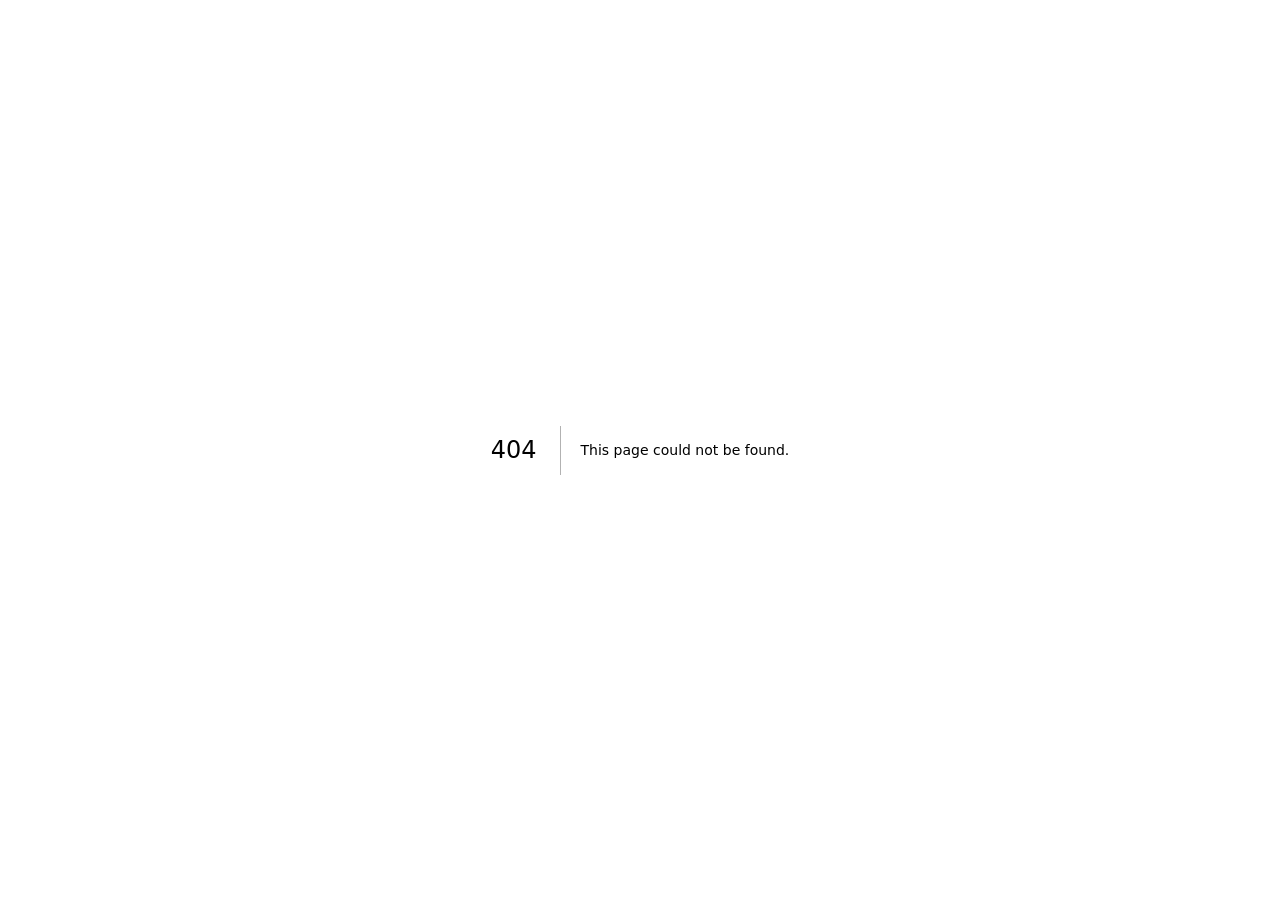
<file: 404/index.html>
<!DOCTYPE html><!--OG_RwZMheJENqKkvDagwe--><html lang="ru"><head><meta charSet="utf-8"/><meta name="viewport" content="width=device-width, initial-scale=1"/><link rel="stylesheet" href="/_next/static/chunks/e8a893764239f556.css" data-precedence="next"/><link rel="stylesheet" href="/_next/static/chunks/e730f052da1721dc.css" data-precedence="next"/><link rel="preload" as="script" fetchPriority="low" href="/_next/static/chunks/58c60a5fa6b544da.js"/><script src="/_next/static/chunks/771dedee3f5e1621.js" async=""></script><script src="/_next/static/chunks/189cd788e9dd6040.js" async=""></script><script src="/_next/static/chunks/turbopack-08d0e69f31b37900.js" async=""></script><script src="/_next/static/chunks/8f161a78fdf321c0.js" async=""></script><script src="/_next/static/chunks/2f236954d6a65e12.js" async=""></script><meta name="robots" content="noindex"/><meta name="next-size-adjust" content=""/><title>404: This page could not be found.</title><title>РОБОТОТЕХНИКА — интернет-магазин: всё для роботов и Arduino</title><meta name="description" content="Комплектующие для робототехники: контроллеры, сенсоры и датчики, моторы и драйверы, крепёж. Контроллеры Arduino, Gekko, Pololu, DFRobot. Работаем с 2010 года, доставка по России и СНГ."/><meta name="keywords" content="робототехника,Arduino,купить,датчики,Pololu,DFRobot,Gekko,интернет-магазин"/><link rel="icon" href="/favicon.svg"/><script src="/_next/static/chunks/a6dad97d9634a72d.js" noModule=""></script></head><body class="manrope_27cf40ec-module__vJe1_a__variable onest_1a151e01-module__g8QyoW__variable relative antialiased bg-background text-foreground font-sans"><div hidden=""><!--$--><!--/$--></div><script>(function(){try{if(localStorage.getItem("rt-theme")==="dark"){document.documentElement.classList.add("dark")}}catch(e){}})()</script><div style="font-family:system-ui,&quot;Segoe UI&quot;,Roboto,Helvetica,Arial,sans-serif,&quot;Apple Color Emoji&quot;,&quot;Segoe UI Emoji&quot;;height:100vh;text-align:center;display:flex;flex-direction:column;align-items:center;justify-content:center"><div><style>body{color:#000;background:#fff;margin:0}.next-error-h1{border-right:1px solid rgba(0,0,0,.3)}@media (prefers-color-scheme:dark){body{color:#fff;background:#000}.next-error-h1{border-right:1px solid rgba(255,255,255,.3)}}</style><h1 class="next-error-h1" style="display:inline-block;margin:0 20px 0 0;padding:0 23px 0 0;font-size:24px;font-weight:500;vertical-align:top;line-height:49px">404</h1><div style="display:inline-block"><h2 style="font-size:14px;font-weight:400;line-height:49px;margin:0">This page could not be found.</h2></div></div></div><!--$--><!--/$--><section aria-label="Notifications alt+T" tabindex="-1" aria-live="polite" aria-relevant="additions text" aria-atomic="false"></section><script src="/_next/static/chunks/58c60a5fa6b544da.js" id="_R_" async=""></script><script>(self.__next_f=self.__next_f||[]).push([0])</script><script>self.__next_f.push([1,"1:\"$Sreact.fragment\"\n2:I[39756,[\"/_next/static/chunks/8f161a78fdf321c0.js\",\"/_next/static/chunks/2f236954d6a65e12.js\"],\"default\"]\n3:I[37457,[\"/_next/static/chunks/8f161a78fdf321c0.js\",\"/_next/static/chunks/2f236954d6a65e12.js\"],\"default\"]\n4:I[13354,[\"/_next/static/chunks/8f161a78fdf321c0.js\",\"/_next/static/chunks/2f236954d6a65e12.js\"],\"Toaster\"]\n5:I[97367,[\"/_next/static/chunks/8f161a78fdf321c0.js\",\"/_next/static/chunks/2f236954d6a65e12.js\"],\"OutletBoundary\"]\n6:\"$Sreact.suspense\"\n8:I[97367,[\"/_next/static/chunks/8f161a78fdf321c0.js\",\"/_next/static/chunks/2f236954d6a65e12.js\"],\"ViewportBoundary\"]\na:I[97367,[\"/_next/static/chunks/8f161a78fdf321c0.js\",\"/_next/static/chunks/2f236954d6a65e12.js\"],\"MetadataBoundary\"]\nc:I[68027,[\"/_next/static/chunks/8f161a78fdf321c0.js\",\"/_next/static/chunks/2f236954d6a65e12.js\"],\"default\"]\n:HL[\"/_next/static/chunks/e8a893764239f556.css\",\"style\"]\n:HL[\"/_next/static/chunks/e730f052da1721dc.css\",\"style\"]\n"])</script><script>self.__next_f.push([1,"0:{\"P\":null,\"b\":\"OG_RwZMheJENqKkvDagwe\",\"c\":[\"\",\"_not-found\",\"\"],\"q\":\"\",\"i\":false,\"f\":[[[\"\",{\"children\":[\"/_not-found\",{\"children\":[\"__PAGE__\",{}]}]},\"$undefined\",\"$undefined\",true],[[\"$\",\"$1\",\"c\",{\"children\":[[[\"$\",\"link\",\"0\",{\"rel\":\"stylesheet\",\"href\":\"/_next/static/chunks/e8a893764239f556.css\",\"precedence\":\"next\",\"crossOrigin\":\"$undefined\",\"nonce\":\"$undefined\"}],[\"$\",\"link\",\"1\",{\"rel\":\"stylesheet\",\"href\":\"/_next/static/chunks/e730f052da1721dc.css\",\"precedence\":\"next\",\"crossOrigin\":\"$undefined\",\"nonce\":\"$undefined\"}],[\"$\",\"script\",\"script-0\",{\"src\":\"/_next/static/chunks/8f161a78fdf321c0.js\",\"async\":true,\"nonce\":\"$undefined\"}],[\"$\",\"script\",\"script-1\",{\"src\":\"/_next/static/chunks/2f236954d6a65e12.js\",\"async\":true,\"nonce\":\"$undefined\"}]],[\"$\",\"html\",null,{\"lang\":\"ru\",\"suppressHydrationWarning\":true,\"children\":[\"$\",\"body\",null,{\"className\":\"manrope_27cf40ec-module__vJe1_a__variable onest_1a151e01-module__g8QyoW__variable relative antialiased bg-background text-foreground font-sans\",\"children\":[[\"$\",\"script\",null,{\"dangerouslySetInnerHTML\":{\"__html\":\"(function(){try{if(localStorage.getItem(\\\"rt-theme\\\")===\\\"dark\\\"){document.documentElement.classList.add(\\\"dark\\\")}}catch(e){}})()\"}}],[\"$\",\"$L2\",null,{\"parallelRouterKey\":\"children\",\"error\":\"$undefined\",\"errorStyles\":\"$undefined\",\"errorScripts\":\"$undefined\",\"template\":[\"$\",\"$L3\",null,{}],\"templateStyles\":\"$undefined\",\"templateScripts\":\"$undefined\",\"notFound\":[[[\"$\",\"title\",null,{\"children\":\"404: This page could not be found.\"}],[\"$\",\"div\",null,{\"style\":{\"fontFamily\":\"system-ui,\\\"Segoe UI\\\",Roboto,Helvetica,Arial,sans-serif,\\\"Apple Color Emoji\\\",\\\"Segoe UI Emoji\\\"\",\"height\":\"100vh\",\"textAlign\":\"center\",\"display\":\"flex\",\"flexDirection\":\"column\",\"alignItems\":\"center\",\"justifyContent\":\"center\"},\"children\":[\"$\",\"div\",null,{\"children\":[[\"$\",\"style\",null,{\"dangerouslySetInnerHTML\":{\"__html\":\"body{color:#000;background:#fff;margin:0}.next-error-h1{border-right:1px solid rgba(0,0,0,.3)}@media (prefers-color-scheme:dark){body{color:#fff;background:#000}.next-error-h1{border-right:1px solid rgba(255,255,255,.3)}}\"}}],[\"$\",\"h1\",null,{\"className\":\"next-error-h1\",\"style\":{\"display\":\"inline-block\",\"margin\":\"0 20px 0 0\",\"padding\":\"0 23px 0 0\",\"fontSize\":24,\"fontWeight\":500,\"verticalAlign\":\"top\",\"lineHeight\":\"49px\"},\"children\":404}],[\"$\",\"div\",null,{\"style\":{\"display\":\"inline-block\"},\"children\":[\"$\",\"h2\",null,{\"style\":{\"fontSize\":14,\"fontWeight\":400,\"lineHeight\":\"49px\",\"margin\":0},\"children\":\"This page could not be found.\"}]}]]}]}]],[]],\"forbidden\":\"$undefined\",\"unauthorized\":\"$undefined\"}],[\"$\",\"$L4\",null,{\"position\":\"bottom-right\",\"toastOptions\":{\"classNames\":{\"title\":\"text-foreground font-medium\",\"description\":\"text-foreground/85\"}}}]]}]}]]}],{\"children\":[[\"$\",\"$1\",\"c\",{\"children\":[null,[\"$\",\"$L2\",null,{\"parallelRouterKey\":\"children\",\"error\":\"$undefined\",\"errorStyles\":\"$undefined\",\"errorScripts\":\"$undefined\",\"template\":[\"$\",\"$L3\",null,{}],\"templateStyles\":\"$undefined\",\"templateScripts\":\"$undefined\",\"notFound\":\"$undefined\",\"forbidden\":\"$undefined\",\"unauthorized\":\"$undefined\"}]]}],{\"children\":[[\"$\",\"$1\",\"c\",{\"children\":[[[\"$\",\"title\",null,{\"children\":\"404: This page could not be found.\"}],[\"$\",\"div\",null,{\"style\":\"$0:f:0:1:0:props:children:1:props:children:props:children:1:props:notFound:0:1:props:style\",\"children\":[\"$\",\"div\",null,{\"children\":[[\"$\",\"style\",null,{\"dangerouslySetInnerHTML\":{\"__html\":\"body{color:#000;background:#fff;margin:0}.next-error-h1{border-right:1px solid rgba(0,0,0,.3)}@media (prefers-color-scheme:dark){body{color:#fff;background:#000}.next-error-h1{border-right:1px solid rgba(255,255,255,.3)}}\"}}],[\"$\",\"h1\",null,{\"className\":\"next-error-h1\",\"style\":\"$0:f:0:1:0:props:children:1:props:children:props:children:1:props:notFound:0:1:props:children:props:children:1:props:style\",\"children\":404}],[\"$\",\"div\",null,{\"style\":\"$0:f:0:1:0:props:children:1:props:children:props:children:1:props:notFound:0:1:props:children:props:children:2:props:style\",\"children\":[\"$\",\"h2\",null,{\"style\":\"$0:f:0:1:0:props:children:1:props:children:props:children:1:props:notFound:0:1:props:children:props:children:2:props:children:props:style\",\"children\":\"This page could not be found.\"}]}]]}]}]],null,[\"$\",\"$L5\",null,{\"children\":[\"$\",\"$6\",null,{\"name\":\"Next.MetadataOutlet\",\"children\":\"$@7\"}]}]]}],{},null,false,false]},null,false,false]},null,false,false],[\"$\",\"$1\",\"h\",{\"children\":[[\"$\",\"meta\",null,{\"name\":\"robots\",\"content\":\"noindex\"}],[\"$\",\"$L8\",null,{\"children\":\"$L9\"}],[\"$\",\"div\",null,{\"hidden\":true,\"children\":[\"$\",\"$La\",null,{\"children\":[\"$\",\"$6\",null,{\"name\":\"Next.Metadata\",\"children\":\"$Lb\"}]}]}],[\"$\",\"meta\",null,{\"name\":\"next-size-adjust\",\"content\":\"\"}]]}],false]],\"m\":\"$undefined\",\"G\":[\"$c\",\"$undefined\"],\"S\":true}\n"])</script><script>self.__next_f.push([1,"9:[[\"$\",\"meta\",\"0\",{\"charSet\":\"utf-8\"}],[\"$\",\"meta\",\"1\",{\"name\":\"viewport\",\"content\":\"width=device-width, initial-scale=1\"}]]\n"])</script><script>self.__next_f.push([1,"d:I[27201,[\"/_next/static/chunks/8f161a78fdf321c0.js\",\"/_next/static/chunks/2f236954d6a65e12.js\"],\"IconMark\"]\n7:null\nb:[[\"$\",\"title\",\"0\",{\"children\":\"РОБОТОТЕХНИКА — интернет-магазин: всё для роботов и Arduino\"}],[\"$\",\"meta\",\"1\",{\"name\":\"description\",\"content\":\"Комплектующие для робототехники: контроллеры, сенсоры и датчики, моторы и драйверы, крепёж. Контроллеры Arduino, Gekko, Pololu, DFRobot. Работаем с 2010 года, доставка по России и СНГ.\"}],[\"$\",\"meta\",\"2\",{\"name\":\"keywords\",\"content\":\"робототехника,Arduino,купить,датчики,Pololu,DFRobot,Gekko,интернет-магазин\"}],[\"$\",\"link\",\"3\",{\"rel\":\"icon\",\"href\":\"/favicon.svg\"}],[\"$\",\"$Ld\",\"4\",{}]]\n"])</script></body></html>
</file>
<file: _next/static/chunks/e8a893764239f556.css>
@font-face{font-family:Manrope;font-style:normal;font-weight:200 800;font-display:swap;src:url(../media/a342834df7752944-s.69d3b86e.woff2)format("woff2");unicode-range:U+460-52F,U+1C80-1C8A,U+20B4,U+2DE0-2DFF,U+A640-A69F,U+FE2E-FE2F}@font-face{font-family:Manrope;font-style:normal;font-weight:200 800;font-display:swap;src:url(../media/d3fe2f289711ac3f-s.p.5cf2134c.woff2)format("woff2");unicode-range:U+301,U+400-45F,U+490-491,U+4B0-4B1,U+2116}@font-face{font-family:Manrope;font-style:normal;font-weight:200 800;font-display:swap;src:url(../media/58c4895d0a0ef7cc-s.98651634.woff2)format("woff2");unicode-range:U+370-377,U+37A-37F,U+384-38A,U+38C,U+38E-3A1,U+3A3-3FF}@font-face{font-family:Manrope;font-style:normal;font-weight:200 800;font-display:swap;src:url(../media/bfc7db5c00d21bc5-s.7c6c8c23.woff2)format("woff2");unicode-range:U+102-103,U+110-111,U+128-129,U+168-169,U+1A0-1A1,U+1AF-1B0,U+300-301,U+303-304,U+308-309,U+323,U+329,U+1EA0-1EF9,U+20AB}@font-face{font-family:Manrope;font-style:normal;font-weight:200 800;font-display:swap;src:url(../media/6ab0db14f70d8ed6-s.7d02fb04.woff2)format("woff2");unicode-range:U+100-2BA,U+2BD-2C5,U+2C7-2CC,U+2CE-2D7,U+2DD-2FF,U+304,U+308,U+329,U+1D00-1DBF,U+1E00-1E9F,U+1EF2-1EFF,U+2020,U+20A0-20AB,U+20AD-20C4,U+2113,U+2C60-2C7F,U+A720-A7FF}@font-face{font-family:Manrope;font-style:normal;font-weight:200 800;font-display:swap;src:url(../media/a343f882a40d2cc9-s.p.07ce798a.woff2)format("woff2");unicode-range:U+??,U+131,U+152-153,U+2BB-2BC,U+2C6,U+2DA,U+2DC,U+304,U+308,U+329,U+2000-206F,U+20AC,U+2122,U+2191,U+2193,U+2212,U+2215,U+FEFF,U+FFFD}@font-face{font-family:Manrope Fallback;src:local(Arial);ascent-override:103.31%;descent-override:29.07%;line-gap-override:0.0%;size-adjust:103.19%}.manrope_27cf40ec-module__vJe1_a__className{font-family:Manrope,Manrope Fallback;font-style:normal}.manrope_27cf40ec-module__vJe1_a__variable{--font-manrope:"Manrope","Manrope Fallback"}
@font-face{font-family:Onest;font-style:normal;font-weight:100 900;font-display:swap;src:url(../media/4084ce120da2621a-s.829e622f.woff2)format("woff2");unicode-range:U+460-52F,U+1C80-1C8A,U+20B4,U+2DE0-2DFF,U+A640-A69F,U+FE2E-FE2F}@font-face{font-family:Onest;font-style:normal;font-weight:100 900;font-display:swap;src:url(../media/16d91c780434f2ce-s.p.b7df561f.woff2)format("woff2");unicode-range:U+301,U+400-45F,U+490-491,U+4B0-4B1,U+2116}@font-face{font-family:Onest;font-style:normal;font-weight:100 900;font-display:swap;src:url(../media/a45e4938f2a14ebd-s.1a8d3fb3.woff2)format("woff2");unicode-range:U+302-303,U+305,U+307-308,U+310,U+312,U+315,U+31A,U+326-327,U+32C,U+32F-330,U+332-333,U+338,U+33A,U+346,U+34D,U+391-3A1,U+3A3-3A9,U+3B1-3C9,U+3D1,U+3D5-3D6,U+3F0-3F1,U+3F4-3F5,U+2016-2017,U+2034-2038,U+203C,U+2040,U+2043,U+2047,U+2050,U+2057,U+205F,U+2070-2071,U+2074-209F,U+20D0-20DC,U+20E1,U+20E5-20EF,U+2100-2112,U+2114-2115,U+2117-2121,U+2123-214F,U+2190,U+2192,U+2194-21AE,U+21B0-21E5,U+21F1-21F2,U+21F4-2211,U+2213-2214,U+2216-22FF,U+2308-230B,U+2310,U+2319,U+231C-2321,U+2336-237A,U+237C,U+2395,U+239B-23B7,U+23D0,U+23DC-23E1,U+2474-2475,U+25AF,U+25B3,U+25B7,U+25BD,U+25C1,U+25CA,U+25CC,U+25FB,U+266D-266F,U+27C0-27FF,U+2900-2AFF,U+2B0E-2B11,U+2B30-2B4C,U+2BFE,U+3030,U+FF5B,U+FF5D,U+1D400-1D7FF,U+1EE??}@font-face{font-family:Onest;font-style:normal;font-weight:100 900;font-display:swap;src:url(../media/611a8bd7707cff25-s.2e2f81f8.woff2)format("woff2");unicode-range:U+1-C,U+E-1F,U+7F-9F,U+20DD-20E0,U+20E2-20E4,U+2150-218F,U+2190,U+2192,U+2194-2199,U+21AF,U+21E6-21F0,U+21F3,U+2218-2219,U+2299,U+22C4-22C6,U+2300-243F,U+2440-244A,U+2460-24FF,U+25A0-27BF,U+28??,U+2921-2922,U+2981,U+29BF,U+29EB,U+2B??,U+4DC0-4DFF,U+FFF9-FFFB,U+10140-1018E,U+10190-1019C,U+101A0,U+101D0-101FD,U+102E0-102FB,U+10E60-10E7E,U+1D2C0-1D2D3,U+1D2E0-1D37F,U+1F0??,U+1F100-1F1AE,U+1F1E6-1F1FF,U+1F30D-1F30F,U+1F315,U+1F31C,U+1F31E,U+1F320-1F32C,U+1F336,U+1F378,U+1F37D,U+1F382,U+1F393-1F39F,U+1F3A7-1F3A8,U+1F3AC-1F3AF,U+1F3C2,U+1F3C4-1F3C6,U+1F3CA-1F3CE,U+1F3D4-1F3E0,U+1F3ED,U+1F3F1-1F3F3,U+1F3F5-1F3F7,U+1F408,U+1F415,U+1F41F,U+1F426,U+1F43F,U+1F441-1F442,U+1F444,U+1F446-1F449,U+1F44C-1F44E,U+1F453,U+1F46A,U+1F47D,U+1F4A3,U+1F4B0,U+1F4B3,U+1F4B9,U+1F4BB,U+1F4BF,U+1F4C8-1F4CB,U+1F4D6,U+1F4DA,U+1F4DF,U+1F4E3-1F4E6,U+1F4EA-1F4ED,U+1F4F7,U+1F4F9-1F4FB,U+1F4FD-1F4FE,U+1F503,U+1F507-1F50B,U+1F50D,U+1F512-1F513,U+1F53E-1F54A,U+1F54F-1F5FA,U+1F610,U+1F650-1F67F,U+1F687,U+1F68D,U+1F691,U+1F694,U+1F698,U+1F6AD,U+1F6B2,U+1F6B9-1F6BA,U+1F6BC,U+1F6C6-1F6CF,U+1F6D3-1F6D7,U+1F6E0-1F6EA,U+1F6F0-1F6F3,U+1F6F7-1F6FC,U+1F700-1F80B,U+1F810-1F847,U+1F850-1F859,U+1F860-1F887,U+1F890-1F8AD,U+1F8B0-1F8BB,U+1F8C0-1F8C1,U+1F8D0-1F8D8,U+1F900-1F90B,U+1F93B,U+1F946,U+1F984,U+1F996,U+1F9E9,U+1FA00-1FA6F,U+1FA70-1FA7C,U+1FA80-1FAC6,U+1FAC8,U+1FACC-1FADD,U+1FADF-1FAEB,U+1FAEF-1FAFA,U+1FB??}@font-face{font-family:Onest;font-style:normal;font-weight:100 900;font-display:swap;src:url(../media/4d81d00cb6dc755c-s.e9a126a2.woff2)format("woff2");unicode-range:U+102-103,U+110-111,U+128-129,U+168-169,U+1A0-1A1,U+1AF-1B0,U+300-301,U+303-304,U+308-309,U+323,U+329,U+1EA0-1EF9,U+20AB}@font-face{font-family:Onest;font-style:normal;font-weight:100 900;font-display:swap;src:url(../media/ef79401ea952b7f0-s.41acb371.woff2)format("woff2");unicode-range:U+100-2BA,U+2BD-2C5,U+2C7-2CC,U+2CE-2D7,U+2DD-2FF,U+304,U+308,U+329,U+1D00-1DBF,U+1E00-1E9F,U+1EF2-1EFF,U+2020,U+20A0-20AB,U+20AD-20C4,U+2113,U+2C60-2C7F,U+A720-A7FF}@font-face{font-family:Onest;font-style:normal;font-weight:100 900;font-display:swap;src:url(../media/8800dfc60902df36-s.p.d48c4d68.woff2)format("woff2");unicode-range:U+??,U+131,U+152-153,U+2BB-2BC,U+2C6,U+2DA,U+2DC,U+304,U+308,U+329,U+2000-206F,U+20AC,U+2122,U+2191,U+2193,U+2212,U+2215,U+FEFF,U+FFFD}@font-face{font-family:Onest Fallback;src:local(Arial);ascent-override:92.2%;descent-override:28.99%;line-gap-override:0.0%;size-adjust:105.2%}.onest_1a151e01-module__g8QyoW__className{font-family:Onest,Onest Fallback;font-style:normal}.onest_1a151e01-module__g8QyoW__variable{--font-onest:"Onest","Onest Fallback"}
</file>
<file: _next/static/chunks/e730f052da1721dc.css>
@layer properties{@supports (((-webkit-hyphens:none)) and (not (margin-trim:inline))) or ((-moz-orient:inline) and (not (color:rgb(from red r g b)))){*,:before,:after,::backdrop{--tw-translate-x:0;--tw-translate-y:0;--tw-translate-z:0;--tw-scale-x:1;--tw-scale-y:1;--tw-scale-z:1;--tw-rotate-x:initial;--tw-rotate-y:initial;--tw-rotate-z:initial;--tw-skew-x:initial;--tw-skew-y:initial;--tw-pan-x:initial;--tw-pan-y:initial;--tw-pinch-zoom:initial;--tw-space-y-reverse:0;--tw-space-x-reverse:0;--tw-divide-x-reverse:0;--tw-border-style:solid;--tw-divide-y-reverse:0;--tw-leading:initial;--tw-font-weight:initial;--tw-tracking:initial;--tw-ordinal:initial;--tw-slashed-zero:initial;--tw-numeric-figure:initial;--tw-numeric-spacing:initial;--tw-numeric-fraction:initial;--tw-shadow:0 0 #0000;--tw-shadow-color:initial;--tw-shadow-alpha:100%;--tw-inset-shadow:0 0 #0000;--tw-inset-shadow-color:initial;--tw-inset-shadow-alpha:100%;--tw-ring-color:initial;--tw-ring-shadow:0 0 #0000;--tw-inset-ring-color:initial;--tw-inset-ring-shadow:0 0 #0000;--tw-ring-inset:initial;--tw-ring-offset-width:0px;--tw-ring-offset-color:#fff;--tw-ring-offset-shadow:0 0 #0000;--tw-outline-style:solid;--tw-blur:initial;--tw-brightness:initial;--tw-contrast:initial;--tw-grayscale:initial;--tw-hue-rotate:initial;--tw-invert:initial;--tw-opacity:initial;--tw-saturate:initial;--tw-sepia:initial;--tw-drop-shadow:initial;--tw-drop-shadow-color:initial;--tw-drop-shadow-alpha:100%;--tw-drop-shadow-size:initial;--tw-backdrop-blur:initial;--tw-backdrop-brightness:initial;--tw-backdrop-contrast:initial;--tw-backdrop-grayscale:initial;--tw-backdrop-hue-rotate:initial;--tw-backdrop-invert:initial;--tw-backdrop-opacity:initial;--tw-backdrop-saturate:initial;--tw-backdrop-sepia:initial;--tw-duration:initial;--tw-ease:initial;--tw-content:"";--tw-animation-delay:0s;--tw-animation-direction:normal;--tw-animation-duration:initial;--tw-animation-fill-mode:none;--tw-animation-iteration-count:1;--tw-enter-blur:0;--tw-enter-opacity:1;--tw-enter-rotate:0;--tw-enter-scale:1;--tw-enter-translate-x:0;--tw-enter-translate-y:0;--tw-exit-blur:0;--tw-exit-opacity:1;--tw-exit-rotate:0;--tw-exit-scale:1;--tw-exit-translate-x:0;--tw-exit-translate-y:0}}}@layer theme{:root,:host{--font-mono:ui-monospace,SFMono-Regular,Menlo,Monaco,Consolas,"Liberation Mono","Courier New",monospace;--color-red-50:#fef2f2;--color-red-100:#ffe2e2;--color-red-300:#ffa3a3;--color-red-400:#ff6568;--color-red-600:#e40014;--color-red-800:#9f0712;--color-amber-100:#fef3c6;--color-amber-400:#fcbb00;--color-amber-500:#f99c00;--color-amber-800:#953d00;--color-green-100:#dcfce7;--color-green-800:#016630;--color-emerald-100:#d0fae5;--color-emerald-400:#00d294;--color-emerald-500:#00bb7f;--color-emerald-600:#009767;--color-emerald-800:#005f46;--color-blue-500:#3080ff;--color-blue-600:#155dfc;--color-rose-400:#ff667f;--color-rose-600:#e70044;--color-gray-500:#6a7282;--color-gray-700:#364153;--color-gray-900:#101828;--color-zinc-100:#f4f4f5;--color-zinc-200:#e4e4e7;--color-zinc-300:#d4d4d8;--color-zinc-400:#9f9fa9;--color-zinc-500:#71717b;--color-zinc-600:#52525c;--color-zinc-700:#3f3f46;--color-zinc-800:#27272a;--color-zinc-900:#18181b;--color-neutral-500:#737373;--color-black:#000;--color-white:#fff;--spacing:.25rem;--container-xs:20rem;--container-sm:24rem;--container-md:28rem;--container-lg:32rem;--container-xl:36rem;--container-2xl:42rem;--container-3xl:48rem;--container-7xl:80rem;--text-xs:.75rem;--text-xs--line-height:calc(1/.75);--text-sm:.875rem;--text-sm--line-height:calc(1.25/.875);--text-base:1rem;--text-base--line-height:calc(1.5/1);--text-lg:1.125rem;--text-lg--line-height:calc(1.75/1.125);--text-xl:1.25rem;--text-xl--line-height:calc(1.75/1.25);--text-2xl:1.5rem;--text-2xl--line-height:calc(2/1.5);--text-3xl:1.875rem;--text-3xl--line-height:calc(2.25/1.875);--text-6xl:3.75rem;--text-6xl--line-height:1;--font-weight-normal:400;--font-weight-medium:500;--font-weight-semibold:600;--font-weight-bold:700;--font-weight-extrabold:800;--tracking-tight:-.025em;--tracking-wide:.025em;--tracking-widest:.1em;--leading-tight:1.25;--leading-snug:1.375;--leading-relaxed:1.625;--radius-xs:.125rem;--radius-2xl:1rem;--ease-in:cubic-bezier(.4,0,1,1);--ease-out:cubic-bezier(0,0,.2,1);--ease-in-out:cubic-bezier(.4,0,.2,1);--animate-pulse:pulse 2s cubic-bezier(.4,0,.6,1)infinite;--aspect-video:16/9;--default-transition-duration:.15s;--default-transition-timing-function:cubic-bezier(.4,0,.2,1);--default-font-family:var(--font-onest);--default-mono-font-family:var(--font-mono);--color-border:var(--border)}@supports (color:lab(0% 0 0)){:root,:host{--color-red-50:lab(96.5005% 4.18508 1.52328);--color-red-100:lab(92.243% 10.2865 3.83865);--color-red-300:lab(76.5514% 36.422 15.5335);--color-red-400:lab(63.7053% 60.745 31.3109);--color-red-600:lab(48.4493% 77.4328 61.5452);--color-red-800:lab(33.7174% 55.8993 41.0293);--color-amber-100:lab(95.916% -1.21653 23.111);--color-amber-400:lab(80.1641% 16.6016 99.2089);--color-amber-500:lab(72.7183% 31.8672 97.9407);--color-amber-800:lab(37.8822% 37.1699 52.2718);--color-green-100:lab(96.1861% -13.8464 6.52365);--color-green-800:lab(37.4616% -36.7971 22.9692);--color-emerald-100:lab(94.9004% -17.0769 5.63836);--color-emerald-400:lab(75.0771% -60.7313 19.4147);--color-emerald-500:lab(66.9756% -58.27 19.5419);--color-emerald-600:lab(55.0481% -49.9246 15.93);--color-emerald-800:lab(35.3675% -33.1188 8.04002);--color-blue-500:lab(54.1736% 13.3369 -74.6839);--color-blue-600:lab(44.0605% 29.0279 -86.0352);--color-rose-400:lab(64.4125% 63.0291 19.2068);--color-rose-600:lab(49.1882% 81.577 36.0311);--color-gray-500:lab(47.7841% -.393182 -10.0268);--color-gray-700:lab(27.1134% -.956401 -12.3224);--color-gray-900:lab(8.11897% .811279 -12.254);--color-zinc-100:lab(96.1634% .0993311 -.364041);--color-zinc-200:lab(90.6853% .399232 -1.45452);--color-zinc-300:lab(84.9837% .601262 -2.17986);--color-zinc-400:lab(65.6464% 1.53497 -5.42429);--color-zinc-500:lab(47.8878% 1.65477 -5.77283);--color-zinc-600:lab(35.1166% 1.78212 -6.1173);--color-zinc-700:lab(26.8019% 1.35387 -4.68303);--color-zinc-800:lab(15.7305% .613764 -2.16959);--color-zinc-900:lab(8.30603% .618205 -2.16572);--color-neutral-500:lab(48.496% 0 0)}}}@layer base{*,:after,:before,::backdrop{box-sizing:border-box;border:0 solid;margin:0;padding:0}::file-selector-button{box-sizing:border-box;border:0 solid;margin:0;padding:0}html,:host{-webkit-text-size-adjust:100%;tab-size:4;line-height:1.5;font-family:var(--default-font-family,ui-sans-serif,system-ui,sans-serif,"Apple Color Emoji","Segoe UI Emoji","Segoe UI Symbol","Noto Color Emoji");font-feature-settings:var(--default-font-feature-settings,normal);font-variation-settings:var(--default-font-variation-settings,normal);-webkit-tap-highlight-color:transparent}hr{height:0;color:inherit;border-top-width:1px}abbr:where([title]){-webkit-text-decoration:underline dotted;text-decoration:underline dotted}h1,h2,h3,h4,h5,h6{font-size:inherit;font-weight:inherit}a{color:inherit;-webkit-text-decoration:inherit;-webkit-text-decoration:inherit;-webkit-text-decoration:inherit;-webkit-text-decoration:inherit;text-decoration:inherit}b,strong{font-weight:bolder}code,kbd,samp,pre{font-family:var(--default-mono-font-family,ui-monospace,SFMono-Regular,Menlo,Monaco,Consolas,"Liberation Mono","Courier New",monospace);font-feature-settings:var(--default-mono-font-feature-settings,normal);font-variation-settings:var(--default-mono-font-variation-settings,normal);font-size:1em}small{font-size:80%}sub,sup{vertical-align:baseline;font-size:75%;line-height:0;position:relative}sub{bottom:-.25em}sup{top:-.5em}table{text-indent:0;border-color:inherit;border-collapse:collapse}:-moz-focusring{outline:auto}progress{vertical-align:baseline}summary{display:list-item}ol,ul,menu{list-style:none}img,svg,video,canvas,audio,iframe,embed,object{vertical-align:middle;display:block}img,video{max-width:100%;height:auto}button,input,select,optgroup,textarea{font:inherit;font-feature-settings:inherit;font-variation-settings:inherit;letter-spacing:inherit;color:inherit;opacity:1;background-color:#0000;border-radius:0}::file-selector-button{font:inherit;font-feature-settings:inherit;font-variation-settings:inherit;letter-spacing:inherit;color:inherit;opacity:1;background-color:#0000;border-radius:0}:where(select:is([multiple],[size])) optgroup{font-weight:bolder}:where(select:is([multiple],[size])) optgroup option{padding-inline-start:20px}::file-selector-button{margin-inline-end:4px}::placeholder{opacity:1}@supports (not ((-webkit-appearance:-apple-pay-button))) or (contain-intrinsic-size:1px){::placeholder{color:currentColor}@supports (color:color-mix(in lab, red, red)){::placeholder{color:color-mix(in oklab,currentcolor 50%,transparent)}}}textarea{resize:vertical}::-webkit-search-decoration{-webkit-appearance:none}::-webkit-date-and-time-value{min-height:1lh;text-align:inherit}::-webkit-datetime-edit{display:inline-flex}::-webkit-datetime-edit-fields-wrapper{padding:0}::-webkit-datetime-edit{padding-block:0}::-webkit-datetime-edit-year-field{padding-block:0}::-webkit-datetime-edit-month-field{padding-block:0}::-webkit-datetime-edit-day-field{padding-block:0}::-webkit-datetime-edit-hour-field{padding-block:0}::-webkit-datetime-edit-minute-field{padding-block:0}::-webkit-datetime-edit-second-field{padding-block:0}::-webkit-datetime-edit-millisecond-field{padding-block:0}::-webkit-datetime-edit-meridiem-field{padding-block:0}::-webkit-calendar-picker-indicator{line-height:1}:-moz-ui-invalid{box-shadow:none}button,input:where([type=button],[type=reset],[type=submit]){appearance:button}::file-selector-button{appearance:button}::-webkit-inner-spin-button{height:auto}::-webkit-outer-spin-button{height:auto}[hidden]:where(:not([hidden=until-found])){display:none!important}*{border-color:var(--border);outline-color:var(--ring)}@supports (color:color-mix(in lab, red, red)){*{outline-color:color-mix(in oklab,var(--ring)50%,transparent)}}body{background-color:var(--background);color:var(--foreground)}.font-display{letter-spacing:-.025em}::selection{background:var(--action);color:var(--action-foreground)}}@layer components;@layer utilities{.\@container\/card-header{container:card-header/inline-size}.pointer-events-auto{pointer-events:auto}.pointer-events-none{pointer-events:none}.collapse{visibility:collapse}.invisible{visibility:hidden}.visible{visibility:visible}.sr-only{clip-path:inset(50%);white-space:nowrap;border-width:0;width:1px;height:1px;margin:-1px;padding:0;position:absolute;overflow:hidden}.not-sr-only{clip-path:none;white-space:normal;width:auto;height:auto;margin:0;padding:0;position:static;overflow:visible}.absolute{position:absolute}.fixed{position:fixed}.relative{position:relative}.static{position:static}.sticky{position:sticky}.inset-0{inset:calc(var(--spacing)*0)}.inset-x-0{inset-inline:calc(var(--spacing)*0)}.inset-y-0{inset-block:calc(var(--spacing)*0)}.-top-2{top:calc(var(--spacing)*-2)}.-top-12{top:calc(var(--spacing)*-12)}.top-0{top:calc(var(--spacing)*0)}.top-1{top:calc(var(--spacing)*1)}.top-1\.5{top:calc(var(--spacing)*1.5)}.top-1\/2{top:50%}.top-2{top:calc(var(--spacing)*2)}.top-3\.5{top:calc(var(--spacing)*3.5)}.top-4{top:calc(var(--spacing)*4)}.top-24{top:calc(var(--spacing)*24)}.top-\[1px\]{top:1px}.top-\[50\%\]{top:50%}.top-\[60\%\]{top:60%}.top-full{top:100%}.-right-2{right:calc(var(--spacing)*-2)}.-right-12{right:calc(var(--spacing)*-12)}.right-0{right:calc(var(--spacing)*0)}.right-1{right:calc(var(--spacing)*1)}.right-2{right:calc(var(--spacing)*2)}.right-3{right:calc(var(--spacing)*3)}.right-4{right:calc(var(--spacing)*4)}.-bottom-12{bottom:calc(var(--spacing)*-12)}.bottom-0{bottom:calc(var(--spacing)*0)}.-left-12{left:calc(var(--spacing)*-12)}.left-0{left:calc(var(--spacing)*0)}.left-1\/2{left:50%}.left-2{left:calc(var(--spacing)*2)}.left-2\.5{left:calc(var(--spacing)*2.5)}.left-4{left:calc(var(--spacing)*4)}.left-\[50\%\]{left:50%}.isolate{isolation:isolate}.isolation-auto{isolation:auto}.z-10{z-index:10}.z-20{z-index:20}.z-40{z-index:40}.z-50{z-index:50}.z-\[1\]{z-index:1}.z-\[100\]{z-index:100}.col-start-2{grid-column-start:2}.row-span-2{grid-row:span 2/span 2}.row-start-1{grid-row-start:1}.container{width:100%}@media (min-width:40rem){.container{max-width:40rem}}@media (min-width:48rem){.container{max-width:48rem}}@media (min-width:64rem){.container{max-width:64rem}}@media (min-width:80rem){.container{max-width:80rem}}@media (min-width:96rem){.container{max-width:96rem}}.m-2{margin:calc(var(--spacing)*2)}.-mx-1{margin-inline:calc(var(--spacing)*-1)}.mx-2{margin-inline:calc(var(--spacing)*2)}.mx-3\.5{margin-inline:calc(var(--spacing)*3.5)}.mx-auto{margin-inline:auto}.my-0\.5{margin-block:calc(var(--spacing)*.5)}.my-1{margin-block:calc(var(--spacing)*1)}.-mt-4{margin-top:calc(var(--spacing)*-4)}.mt-0\.5{margin-top:calc(var(--spacing)*.5)}.mt-1{margin-top:calc(var(--spacing)*1)}.mt-1\.5{margin-top:calc(var(--spacing)*1.5)}.mt-2{margin-top:calc(var(--spacing)*2)}.mt-3{margin-top:calc(var(--spacing)*3)}.mt-4{margin-top:calc(var(--spacing)*4)}.mt-5{margin-top:calc(var(--spacing)*5)}.mt-6{margin-top:calc(var(--spacing)*6)}.mt-8{margin-top:calc(var(--spacing)*8)}.mt-auto{margin-top:auto}.mb-2{margin-bottom:calc(var(--spacing)*2)}.mb-3{margin-bottom:calc(var(--spacing)*3)}.mb-6{margin-bottom:calc(var(--spacing)*6)}.-ml-4{margin-left:calc(var(--spacing)*-4)}.ml-1{margin-left:calc(var(--spacing)*1)}.ml-auto{margin-left:auto}.line-clamp-1{-webkit-line-clamp:1;-webkit-box-orient:vertical;display:-webkit-box;overflow:hidden}.line-clamp-2{-webkit-line-clamp:2;-webkit-box-orient:vertical;display:-webkit-box;overflow:hidden}.block{display:block}.contents{display:contents}.flex{display:flex}.flow-root{display:flow-root}.grid{display:grid}.hidden{display:none}.inline{display:inline}.inline-block{display:inline-block}.inline-flex{display:inline-flex}.inline-grid{display:inline-grid}.inline-table{display:inline-table}.list-item{display:list-item}.table{display:table}.table-caption{display:table-caption}.table-cell{display:table-cell}.table-column{display:table-column}.table-column-group{display:table-column-group}.table-footer-group{display:table-footer-group}.table-header-group{display:table-header-group}.table-row{display:table-row}.table-row-group{display:table-row-group}.field-sizing-content{field-sizing:content}.aspect-\[1\.8\/1\]{aspect-ratio:1.8}.aspect-\[2\.2\/1\]{aspect-ratio:2.2}.aspect-\[4\/3\]{aspect-ratio:4/3}.aspect-square{aspect-ratio:1}.aspect-video{aspect-ratio:var(--aspect-video)}.size-\(--cell-size\){width:var(--cell-size);height:var(--cell-size)}.size-2{width:calc(var(--spacing)*2);height:calc(var(--spacing)*2)}.size-2\.5{width:calc(var(--spacing)*2.5);height:calc(var(--spacing)*2.5)}.size-3{width:calc(var(--spacing)*3);height:calc(var(--spacing)*3)}.size-3\.5{width:calc(var(--spacing)*3.5);height:calc(var(--spacing)*3.5)}.size-4{width:calc(var(--spacing)*4);height:calc(var(--spacing)*4)}.size-5{width:calc(var(--spacing)*5);height:calc(var(--spacing)*5)}.size-6{width:calc(var(--spacing)*6);height:calc(var(--spacing)*6)}.size-7{width:calc(var(--spacing)*7);height:calc(var(--spacing)*7)}.size-8{width:calc(var(--spacing)*8);height:calc(var(--spacing)*8)}.size-9{width:calc(var(--spacing)*9);height:calc(var(--spacing)*9)}.size-10{width:calc(var(--spacing)*10);height:calc(var(--spacing)*10)}.size-11{width:calc(var(--spacing)*11);height:calc(var(--spacing)*11)}.size-14{width:calc(var(--spacing)*14);height:calc(var(--spacing)*14)}.size-16{width:calc(var(--spacing)*16);height:calc(var(--spacing)*16)}.size-auto{width:auto;height:auto}.size-full{width:100%;height:100%}.h-\(--cell-size\){height:var(--cell-size)}.h-1\.5{height:calc(var(--spacing)*1.5)}.h-2{height:calc(var(--spacing)*2)}.h-2\.5{height:calc(var(--spacing)*2.5)}.h-4{height:calc(var(--spacing)*4)}.h-5{height:calc(var(--spacing)*5)}.h-7{height:calc(var(--spacing)*7)}.h-8{height:calc(var(--spacing)*8)}.h-9{height:calc(var(--spacing)*9)}.h-10{height:calc(var(--spacing)*10)}.h-11{height:calc(var(--spacing)*11)}.h-12{height:calc(var(--spacing)*12)}.h-24{height:calc(var(--spacing)*24)}.h-80{height:calc(var(--spacing)*80)}.h-\[1\.15rem\]{height:1.15rem}.h-\[calc\(100\%-1px\)\]{height:calc(100% - 1px)}.h-\[var\(--radix-navigation-menu-viewport-height\)\]{height:var(--radix-navigation-menu-viewport-height)}.h-\[var\(--radix-select-trigger-height\)\]{height:var(--radix-select-trigger-height)}.h-auto{height:auto}.h-full{height:100%}.h-px{height:1px}.h-svh{height:100svh}.max-h-\(--radix-context-menu-content-available-height\){max-height:var(--radix-context-menu-content-available-height)}.max-h-\(--radix-dropdown-menu-content-available-height\){max-height:var(--radix-dropdown-menu-content-available-height)}.max-h-\(--radix-select-content-available-height\){max-height:var(--radix-select-content-available-height)}.max-h-14{max-height:calc(var(--spacing)*14)}.max-h-56{max-height:calc(var(--spacing)*56)}.max-h-\[90vh\]{max-height:90vh}.max-h-\[92vh\]{max-height:92vh}.max-h-\[300px\]{max-height:300px}.max-h-\[420px\]{max-height:420px}.max-h-screen{max-height:100vh}.min-h-0{min-height:calc(var(--spacing)*0)}.min-h-4{min-height:calc(var(--spacing)*4)}.min-h-16{min-height:calc(var(--spacing)*16)}.min-h-\[2\.7em\]{min-height:2.7em}.min-h-screen{min-height:100vh}.min-h-svh{min-height:100svh}.w-\(--cell-size\){width:var(--cell-size)}.w-\(--sidebar-width\){width:var(--sidebar-width)}.w-0{width:calc(var(--spacing)*0)}.w-1{width:calc(var(--spacing)*1)}.w-2{width:calc(var(--spacing)*2)}.w-2\.5{width:calc(var(--spacing)*2.5)}.w-2\/5{width:40%}.w-3{width:calc(var(--spacing)*3)}.w-3\/4{width:75%}.w-4{width:calc(var(--spacing)*4)}.w-5{width:calc(var(--spacing)*5)}.w-6{width:calc(var(--spacing)*6)}.w-8{width:calc(var(--spacing)*8)}.w-9{width:calc(var(--spacing)*9)}.w-10{width:calc(var(--spacing)*10)}.w-56{width:calc(var(--spacing)*56)}.w-64{width:calc(var(--spacing)*64)}.w-72{width:calc(var(--spacing)*72)}.w-\[86vw\]{width:86vw}.w-\[100px\]{width:100px}.w-\[180px\]{width:180px}.w-\[560px\]{width:560px}.w-\[min\(88vw\,380px\)\]{width:min(88vw,380px)}.w-auto{width:auto}.w-fit{width:fit-content}.w-full{width:100%}.w-max{width:max-content}.w-px{width:1px}.max-w-\(--skeleton-width\){max-width:var(--skeleton-width)}.max-w-2xl{max-width:var(--container-2xl)}.max-w-7xl{max-width:var(--container-7xl)}.max-w-80{max-width:calc(var(--spacing)*80)}.max-w-\[10rem\]{max-width:10rem}.max-w-\[200px\]{max-width:200px}.max-w-\[560px\]{max-width:560px}.max-w-\[calc\(100\%-2rem\)\]{max-width:calc(100% - 2rem)}.max-w-full{max-width:100%}.max-w-max{max-width:max-content}.max-w-md{max-width:var(--container-md)}.max-w-none{max-width:none}.max-w-xl{max-width:var(--container-xl)}.max-w-xs{max-width:var(--container-xs)}.min-w-\(--cell-size\){min-width:var(--cell-size)}.min-w-0{min-width:calc(var(--spacing)*0)}.min-w-5{min-width:calc(var(--spacing)*5)}.min-w-8{min-width:calc(var(--spacing)*8)}.min-w-9{min-width:calc(var(--spacing)*9)}.min-w-10{min-width:calc(var(--spacing)*10)}.min-w-\[8\.25rem\]{min-width:8.25rem}.min-w-\[8rem\]{min-width:8rem}.min-w-\[11rem\]{min-width:11rem}.min-w-\[12rem\]{min-width:12rem}.min-w-\[var\(--radix-select-trigger-width\)\]{min-width:var(--radix-select-trigger-width)}.flex-1{flex:1}.shrink{flex-shrink:1}.shrink-0{flex-shrink:0}.grow{flex-grow:1}.grow-0{flex-grow:0}.basis-full{flex-basis:100%}.caption-bottom{caption-side:bottom}.border-collapse{border-collapse:collapse}.origin-\(--radix-context-menu-content-transform-origin\){transform-origin:var(--radix-context-menu-content-transform-origin)}.origin-\(--radix-dropdown-menu-content-transform-origin\){transform-origin:var(--radix-dropdown-menu-content-transform-origin)}.origin-\(--radix-hover-card-content-transform-origin\){transform-origin:var(--radix-hover-card-content-transform-origin)}.origin-\(--radix-menubar-content-transform-origin\){transform-origin:var(--radix-menubar-content-transform-origin)}.origin-\(--radix-popover-content-transform-origin\){transform-origin:var(--radix-popover-content-transform-origin)}.origin-\(--radix-select-content-transform-origin\){transform-origin:var(--radix-select-content-transform-origin)}.origin-\(--radix-tooltip-content-transform-origin\){transform-origin:var(--radix-tooltip-content-transform-origin)}.-translate-x-1\/2{--tw-translate-x:calc(calc(1/2*100%)*-1);translate:var(--tw-translate-x)var(--tw-translate-y)}.-translate-x-px{--tw-translate-x:-1px;translate:var(--tw-translate-x)var(--tw-translate-y)}.translate-x-\[-50\%\]{--tw-translate-x:-50%;translate:var(--tw-translate-x)var(--tw-translate-y)}.translate-x-px{--tw-translate-x:1px;translate:var(--tw-translate-x)var(--tw-translate-y)}.-translate-y-1\/2{--tw-translate-y:calc(calc(1/2*100%)*-1);translate:var(--tw-translate-x)var(--tw-translate-y)}.translate-y-0\.5{--tw-translate-y:calc(var(--spacing)*.5);translate:var(--tw-translate-x)var(--tw-translate-y)}.translate-y-\[-50\%\]{--tw-translate-y:-50%;translate:var(--tw-translate-x)var(--tw-translate-y)}.translate-y-\[calc\(-50\%_-_2px\)\]{--tw-translate-y:calc(-50% - 2px);translate:var(--tw-translate-x)var(--tw-translate-y)}.translate-none{translate:none}.scale-3d{scale:var(--tw-scale-x)var(--tw-scale-y)var(--tw-scale-z)}.rotate-45{rotate:45deg}.rotate-90{rotate:90deg}.transform{transform:var(--tw-rotate-x,)var(--tw-rotate-y,)var(--tw-rotate-z,)var(--tw-skew-x,)var(--tw-skew-y,)}.animate-caret-blink{animation:1.25s ease-out infinite caret-blink}.animate-in{animation:enter var(--tw-animation-duration,var(--tw-duration,.15s))var(--tw-ease,ease)var(--tw-animation-delay,0s)var(--tw-animation-iteration-count,1)var(--tw-animation-direction,normal)var(--tw-animation-fill-mode,none)}.animate-pulse{animation:var(--animate-pulse)}.cursor-default{cursor:default}.cursor-pointer{cursor:pointer}.touch-pinch-zoom{--tw-pinch-zoom:pinch-zoom;touch-action:var(--tw-pan-x,)var(--tw-pan-y,)var(--tw-pinch-zoom,)}.touch-none{touch-action:none}.resize{resize:both}.scroll-my-1{scroll-margin-block:calc(var(--spacing)*1)}.scroll-py-1{scroll-padding-block:calc(var(--spacing)*1)}.list-none{list-style-type:none}.auto-rows-min{grid-auto-rows:min-content}.grid-cols-2{grid-template-columns:repeat(2,minmax(0,1fr))}.grid-cols-\[0_1fr\]{grid-template-columns:0 1fr}.grid-cols-\[minmax\(0\,1fr\)\]{grid-template-columns:minmax(0,1fr)}.grid-cols-\[minmax\(0\,1fr\)_auto\]{grid-template-columns:minmax(0,1fr) auto}.grid-cols-\[minmax\(0\,1fr\)_auto_minmax\(0\,1fr\)\]{grid-template-columns:minmax(0,1fr) auto minmax(0,1fr)}.grid-rows-\[auto_auto\]{grid-template-rows:auto auto}.flex-col{flex-direction:column}.flex-col-reverse{flex-direction:column-reverse}.flex-row{flex-direction:row}.flex-wrap{flex-wrap:wrap}.items-baseline{align-items:baseline}.items-center{align-items:center}.items-end{align-items:flex-end}.items-start{align-items:flex-start}.items-stretch{align-items:stretch}.justify-between{justify-content:space-between}.justify-center{justify-content:center}.justify-items-start{justify-items:start}.gap-0{gap:calc(var(--spacing)*0)}.gap-0\.5{gap:calc(var(--spacing)*.5)}.gap-1{gap:calc(var(--spacing)*1)}.gap-1\.5{gap:calc(var(--spacing)*1.5)}.gap-2{gap:calc(var(--spacing)*2)}.gap-2\.5{gap:calc(var(--spacing)*2.5)}.gap-3{gap:calc(var(--spacing)*3)}.gap-4{gap:calc(var(--spacing)*4)}.gap-5{gap:calc(var(--spacing)*5)}.gap-6{gap:calc(var(--spacing)*6)}.gap-8{gap:calc(var(--spacing)*8)}:where(.space-y-1>:not(:last-child)){--tw-space-y-reverse:0;margin-block-start:calc(calc(var(--spacing)*1)*var(--tw-space-y-reverse));margin-block-end:calc(calc(var(--spacing)*1)*calc(1 - var(--tw-space-y-reverse)))}:where(.space-y-2>:not(:last-child)){--tw-space-y-reverse:0;margin-block-start:calc(calc(var(--spacing)*2)*var(--tw-space-y-reverse));margin-block-end:calc(calc(var(--spacing)*2)*calc(1 - var(--tw-space-y-reverse)))}:where(.space-y-4>:not(:last-child)){--tw-space-y-reverse:0;margin-block-start:calc(calc(var(--spacing)*4)*var(--tw-space-y-reverse));margin-block-end:calc(calc(var(--spacing)*4)*calc(1 - var(--tw-space-y-reverse)))}:where(.space-y-reverse>:not(:last-child)){--tw-space-y-reverse:1}.gap-x-3{column-gap:calc(var(--spacing)*3)}.gap-x-4{column-gap:calc(var(--spacing)*4)}.gap-x-6{column-gap:calc(var(--spacing)*6)}:where(.space-x-2>:not(:last-child)){--tw-space-x-reverse:0;margin-inline-start:calc(calc(var(--spacing)*2)*var(--tw-space-x-reverse));margin-inline-end:calc(calc(var(--spacing)*2)*calc(1 - var(--tw-space-x-reverse)))}:where(.space-x-reverse>:not(:last-child)){--tw-space-x-reverse:1}.gap-y-0\.5{row-gap:calc(var(--spacing)*.5)}.gap-y-1{row-gap:calc(var(--spacing)*1)}.gap-y-3{row-gap:calc(var(--spacing)*3)}:where(.divide-x>:not(:last-child)){--tw-divide-x-reverse:0;border-inline-style:var(--tw-border-style);border-inline-start-width:calc(1px*var(--tw-divide-x-reverse));border-inline-end-width:calc(1px*calc(1 - var(--tw-divide-x-reverse)))}:where(.divide-y>:not(:last-child)){--tw-divide-y-reverse:0;border-bottom-style:var(--tw-border-style);border-top-style:var(--tw-border-style);border-top-width:calc(1px*var(--tw-divide-y-reverse));border-bottom-width:calc(1px*calc(1 - var(--tw-divide-y-reverse)))}:where(.divide-y-reverse>:not(:last-child)){--tw-divide-y-reverse:1}.self-start{align-self:flex-start}.justify-self-center{justify-self:center}.justify-self-end{justify-self:flex-end}.truncate{text-overflow:ellipsis;white-space:nowrap;overflow:hidden}.overflow-auto{overflow:auto}.overflow-hidden{overflow:hidden}.overflow-x-auto{overflow-x:auto}.overflow-x-hidden{overflow-x:hidden}.overflow-y-auto{overflow-y:auto}.rounded{border-radius:.25rem}.rounded-2xl{border-radius:var(--radius-2xl)}.rounded-\[2px\]{border-radius:2px}.rounded-\[4px\]{border-radius:4px}.rounded-\[18px\]{border-radius:18px}.rounded-\[22px\]{border-radius:22px}.rounded-\[inherit\]{border-radius:inherit}.rounded-full{border-radius:3.40282e38px}.rounded-lg{border-radius:var(--radius)}.rounded-md{border-radius:calc(var(--radius) - 2px)}.rounded-none{border-radius:0}.rounded-sm{border-radius:calc(var(--radius) - 4px)}.rounded-xl{border-radius:calc(var(--radius) + 4px)}.rounded-xs{border-radius:var(--radius-xs)}.rounded-s{border-start-start-radius:.25rem;border-end-start-radius:.25rem}.rounded-ss{border-start-start-radius:.25rem}.rounded-e{border-start-end-radius:.25rem;border-end-end-radius:.25rem}.rounded-se{border-start-end-radius:.25rem}.rounded-ee{border-end-end-radius:.25rem}.rounded-es{border-end-start-radius:.25rem}.rounded-t{border-top-left-radius:.25rem;border-top-right-radius:.25rem}.rounded-l{border-top-left-radius:.25rem;border-bottom-left-radius:.25rem}.rounded-l-md{border-top-left-radius:calc(var(--radius) - 2px);border-bottom-left-radius:calc(var(--radius) - 2px)}.rounded-tl{border-top-left-radius:.25rem}.rounded-tl-sm{border-top-left-radius:calc(var(--radius) - 4px)}.rounded-r{border-top-right-radius:.25rem;border-bottom-right-radius:.25rem}.rounded-r-md{border-top-right-radius:calc(var(--radius) - 2px);border-bottom-right-radius:calc(var(--radius) - 2px)}.rounded-tr{border-top-right-radius:.25rem}.rounded-b{border-bottom-right-radius:.25rem;border-bottom-left-radius:.25rem}.rounded-br{border-bottom-right-radius:.25rem}.rounded-bl{border-bottom-left-radius:.25rem}.border{border-style:var(--tw-border-style);border-width:1px}.border-0{border-style:var(--tw-border-style);border-width:0}.border-\[1\.5px\]{border-style:var(--tw-border-style);border-width:1.5px}.border-x{border-inline-style:var(--tw-border-style);border-inline-width:1px}.border-y{border-block-style:var(--tw-border-style);border-block-width:1px}.border-s{border-inline-start-style:var(--tw-border-style);border-inline-start-width:1px}.border-e{border-inline-end-style:var(--tw-border-style);border-inline-end-width:1px}.border-t{border-top-style:var(--tw-border-style);border-top-width:1px}.border-r{border-right-style:var(--tw-border-style);border-right-width:1px}.border-b{border-bottom-style:var(--tw-border-style);border-bottom-width:1px}.border-l{border-left-style:var(--tw-border-style);border-left-width:1px}.border-dashed{--tw-border-style:dashed;border-style:dashed}.border-\(--color-border\){border-color:var(--color-border)}.border-background\/15{border-color:var(--background)}@supports (color:color-mix(in lab, red, red)){.border-background\/15{border-color:color-mix(in oklab,var(--background)15%,transparent)}}.border-black\/\[0\.06\]{border-color:#0000000f}@supports (color:color-mix(in lab, red, red)){.border-black\/\[0\.06\]{border-color:color-mix(in oklab,var(--color-black)6%,transparent)}}.border-black\/\[0\.08\]{border-color:#00000014}@supports (color:color-mix(in lab, red, red)){.border-black\/\[0\.08\]{border-color:color-mix(in oklab,var(--color-black)8%,transparent)}}.border-border\/50{border-color:var(--border)}@supports (color:color-mix(in lab, red, red)){.border-border\/50{border-color:color-mix(in oklab,var(--border)50%,transparent)}}.border-destructive{border-color:var(--destructive)}.border-input{border-color:var(--input)}.border-primary{border-color:var(--primary)}.border-sidebar-border{border-color:var(--sidebar-border)}.border-transparent{border-color:#0000}.border-t-transparent{border-top-color:#0000}.border-l-transparent{border-left-color:#0000}.bg-\(--color-bg\){background-color:var(--color-bg)}.bg-\[\#0d1524\]{background-color:#0d1524}.bg-\[\#3ba177\]{background-color:#3ba177}.bg-\[var\(--hero\)\]{background-color:var(--hero)}.bg-accent{background-color:var(--accent)}.bg-action{background-color:var(--action)}.bg-amber-100{background-color:var(--color-amber-100)}.bg-background,.bg-background\/95{background-color:var(--background)}@supports (color:color-mix(in lab, red, red)){.bg-background\/95{background-color:color-mix(in oklab,var(--background)95%,transparent)}}.bg-black\/50{background-color:#00000080}@supports (color:color-mix(in lab, red, red)){.bg-black\/50{background-color:color-mix(in oklab,var(--color-black)50%,transparent)}}.bg-black\/\[0\.04\]{background-color:#0000000a}@supports (color:color-mix(in lab, red, red)){.bg-black\/\[0\.04\]{background-color:color-mix(in oklab,var(--color-black)4%,transparent)}}.bg-border{background-color:var(--border)}.bg-card{background-color:var(--card)}.bg-destructive{background-color:var(--destructive)}.bg-emerald-100{background-color:var(--color-emerald-100)}.bg-emerald-600{background-color:var(--color-emerald-600)}.bg-emerald-600\/10{background-color:#0097671a}@supports (color:color-mix(in lab, red, red)){.bg-emerald-600\/10{background-color:color-mix(in oklab,var(--color-emerald-600)10%,transparent)}}.bg-foreground{background-color:var(--foreground)}.bg-green-100{background-color:var(--color-green-100)}.bg-muted,.bg-muted\/50{background-color:var(--muted)}@supports (color:color-mix(in lab, red, red)){.bg-muted\/50{background-color:color-mix(in oklab,var(--muted)50%,transparent)}}.bg-popover{background-color:var(--popover)}.bg-primary,.bg-primary\/20{background-color:var(--primary)}@supports (color:color-mix(in lab, red, red)){.bg-primary\/20{background-color:color-mix(in oklab,var(--primary)20%,transparent)}}.bg-red-100{background-color:var(--color-red-100)}.bg-secondary,.bg-secondary\/40{background-color:var(--secondary)}@supports (color:color-mix(in lab, red, red)){.bg-secondary\/40{background-color:color-mix(in oklab,var(--secondary)40%,transparent)}}.bg-secondary\/50{background-color:var(--secondary)}@supports (color:color-mix(in lab, red, red)){.bg-secondary\/50{background-color:color-mix(in oklab,var(--secondary)50%,transparent)}}.bg-secondary\/60{background-color:var(--secondary)}@supports (color:color-mix(in lab, red, red)){.bg-secondary\/60{background-color:color-mix(in oklab,var(--secondary)60%,transparent)}}.bg-sidebar{background-color:var(--sidebar)}.bg-sidebar-border{background-color:var(--sidebar-border)}.bg-transparent{background-color:#0000}.bg-white{background-color:var(--color-white)}.bg-white\/10{background-color:#ffffff1a}@supports (color:color-mix(in lab, red, red)){.bg-white\/10{background-color:color-mix(in oklab,var(--color-white)10%,transparent)}}.bg-white\/80{background-color:#fffc}@supports (color:color-mix(in lab, red, red)){.bg-white\/80{background-color:color-mix(in oklab,var(--color-white)80%,transparent)}}.bg-zinc-100{background-color:var(--color-zinc-100)}.bg-zinc-900{background-color:var(--color-zinc-900)}.bg-repeat{background-repeat:repeat}.mask-no-clip{-webkit-mask-clip:no-clip;mask-clip:no-clip}.mask-repeat{-webkit-mask-repeat:repeat;mask-repeat:repeat}.fill-action{fill:var(--action)}.fill-amber-400{fill:var(--color-amber-400)}.fill-current{fill:currentColor}.fill-primary{fill:var(--primary)}.object-contain{object-fit:contain}.object-cover{object-fit:cover}.p-0{padding:calc(var(--spacing)*0)}.p-0\.5{padding:calc(var(--spacing)*.5)}.p-1{padding:calc(var(--spacing)*1)}.p-2{padding:calc(var(--spacing)*2)}.p-3{padding:calc(var(--spacing)*3)}.p-3\.5{padding:calc(var(--spacing)*3.5)}.p-4{padding:calc(var(--spacing)*4)}.p-6{padding:calc(var(--spacing)*6)}.p-10{padding:calc(var(--spacing)*10)}.p-\[3px\]{padding:3px}.p-px{padding:1px}.px-\(--cell-size\){padding-inline:var(--cell-size)}.px-1{padding-inline:calc(var(--spacing)*1)}.px-1\.5{padding-inline:calc(var(--spacing)*1.5)}.px-2{padding-inline:calc(var(--spacing)*2)}.px-2\.5{padding-inline:calc(var(--spacing)*2.5)}.px-3{padding-inline:calc(var(--spacing)*3)}.px-3\.5{padding-inline:calc(var(--spacing)*3.5)}.px-4{padding-inline:calc(var(--spacing)*4)}.px-6{padding-inline:calc(var(--spacing)*6)}.px-7{padding-inline:calc(var(--spacing)*7)}.py-0\.5{padding-block:calc(var(--spacing)*.5)}.py-1{padding-block:calc(var(--spacing)*1)}.py-1\.5{padding-block:calc(var(--spacing)*1.5)}.py-2{padding-block:calc(var(--spacing)*2)}.py-3{padding-block:calc(var(--spacing)*3)}.py-4{padding-block:calc(var(--spacing)*4)}.py-6{padding-block:calc(var(--spacing)*6)}.py-10{padding-block:calc(var(--spacing)*10)}.py-12{padding-block:calc(var(--spacing)*12)}.pt-0{padding-top:calc(var(--spacing)*0)}.pt-2{padding-top:calc(var(--spacing)*2)}.pt-3{padding-top:calc(var(--spacing)*3)}.pt-4{padding-top:calc(var(--spacing)*4)}.pt-6{padding-top:calc(var(--spacing)*6)}.pr-1{padding-right:calc(var(--spacing)*1)}.pr-2{padding-right:calc(var(--spacing)*2)}.pr-2\.5{padding-right:calc(var(--spacing)*2.5)}.pr-6{padding-right:calc(var(--spacing)*6)}.pr-8{padding-right:calc(var(--spacing)*8)}.pb-2{padding-bottom:calc(var(--spacing)*2)}.pb-3{padding-bottom:calc(var(--spacing)*3)}.pb-4{padding-bottom:calc(var(--spacing)*4)}.pb-8{padding-bottom:calc(var(--spacing)*8)}.pl-2{padding-left:calc(var(--spacing)*2)}.pl-3{padding-left:calc(var(--spacing)*3)}.pl-4{padding-left:calc(var(--spacing)*4)}.pl-8{padding-left:calc(var(--spacing)*8)}.pl-10{padding-left:calc(var(--spacing)*10)}.text-center{text-align:center}.text-left{text-align:left}.text-right{text-align:right}.align-middle{vertical-align:middle}.font-display{font-family:var(--font-manrope)}.font-mono{font-family:var(--font-mono)}.font-sans{font-family:var(--font-onest)}.text-2xl{font-size:var(--text-2xl);line-height:var(--tw-leading,var(--text-2xl--line-height))}.text-base{font-size:var(--text-base);line-height:var(--tw-leading,var(--text-base--line-height))}.text-lg{font-size:var(--text-lg);line-height:var(--tw-leading,var(--text-lg--line-height))}.text-sm{font-size:var(--text-sm);line-height:var(--tw-leading,var(--text-sm--line-height))}.text-xl{font-size:var(--text-xl);line-height:var(--tw-leading,var(--text-xl--line-height))}.text-xs{font-size:var(--text-xs);line-height:var(--tw-leading,var(--text-xs--line-height))}.text-\[0\.8rem\]{font-size:.8rem}.text-\[11px\]{font-size:11px}.text-\[12\.5px\]{font-size:12.5px}.text-\[12px\]{font-size:12px}.text-\[13\.5px\]{font-size:13.5px}.text-\[13px\]{font-size:13px}.text-\[14px\]{font-size:14px}.text-\[15px\]{font-size:15px}.text-\[17px\]{font-size:17px}.text-\[30px\]{font-size:30px}.leading-7{--tw-leading:calc(var(--spacing)*7);line-height:calc(var(--spacing)*7)}.leading-\[1\.1\]{--tw-leading:1.1;line-height:1.1}.leading-none{--tw-leading:1;line-height:1}.leading-relaxed{--tw-leading:var(--leading-relaxed);line-height:var(--leading-relaxed)}.leading-snug{--tw-leading:var(--leading-snug);line-height:var(--leading-snug)}.leading-tight{--tw-leading:var(--leading-tight);line-height:var(--leading-tight)}.font-bold{--tw-font-weight:var(--font-weight-bold);font-weight:var(--font-weight-bold)}.font-extrabold{--tw-font-weight:var(--font-weight-extrabold);font-weight:var(--font-weight-extrabold)}.font-medium{--tw-font-weight:var(--font-weight-medium);font-weight:var(--font-weight-medium)}.font-normal{--tw-font-weight:var(--font-weight-normal);font-weight:var(--font-weight-normal)}.font-semibold{--tw-font-weight:var(--font-weight-semibold);font-weight:var(--font-weight-semibold)}.tracking-tight{--tw-tracking:var(--tracking-tight);letter-spacing:var(--tracking-tight)}.tracking-wide{--tw-tracking:var(--tracking-wide);letter-spacing:var(--tracking-wide)}.tracking-widest{--tw-tracking:var(--tracking-widest);letter-spacing:var(--tracking-widest)}.text-balance{text-wrap:balance}.text-pretty{text-wrap:pretty}.text-wrap{text-wrap:wrap}.break-words{overflow-wrap:break-word}.text-clip{text-overflow:clip}.text-ellipsis{text-overflow:ellipsis}.whitespace-nowrap{white-space:nowrap}.text-\[\#14213a\]{color:#14213a}.text-\[\#586279\]{color:#586279}.text-accent-foreground{color:var(--accent-foreground)}.text-action{color:var(--action)}.text-action-foreground{color:var(--action-foreground)}.text-amber-400{color:var(--color-amber-400)}.text-amber-500{color:var(--color-amber-500)}.text-amber-800{color:var(--color-amber-800)}.text-background{color:var(--background)}.text-blue-500{color:var(--color-blue-500)}.text-blue-600{color:var(--color-blue-600)}.text-card-foreground{color:var(--card-foreground)}.text-current{color:currentColor}.text-destructive{color:var(--destructive)}.text-emerald-600{color:var(--color-emerald-600)}.text-emerald-800{color:var(--color-emerald-800)}.text-foreground,.text-foreground\/50{color:var(--foreground)}@supports (color:color-mix(in lab, red, red)){.text-foreground\/50{color:color-mix(in oklab,var(--foreground)50%,transparent)}}.text-foreground\/85{color:var(--foreground)}@supports (color:color-mix(in lab, red, red)){.text-foreground\/85{color:color-mix(in oklab,var(--foreground)85%,transparent)}}.text-gray-500{color:var(--color-gray-500)}.text-gray-700{color:var(--color-gray-700)}.text-gray-900{color:var(--color-gray-900)}.text-green-800{color:var(--color-green-800)}.text-muted-foreground,.text-muted-foreground\/40{color:var(--muted-foreground)}@supports (color:color-mix(in lab, red, red)){.text-muted-foreground\/40{color:color-mix(in oklab,var(--muted-foreground)40%,transparent)}}.text-muted-foreground\/50{color:var(--muted-foreground)}@supports (color:color-mix(in lab, red, red)){.text-muted-foreground\/50{color:color-mix(in oklab,var(--muted-foreground)50%,transparent)}}.text-neutral-500{color:var(--color-neutral-500)}.text-popover-foreground{color:var(--popover-foreground)}.text-primary{color:var(--primary)}.text-primary-foreground{color:var(--primary-foreground)}.text-red-600{color:var(--color-red-600)}.text-red-800{color:var(--color-red-800)}.text-rose-600{color:var(--color-rose-600)}.text-secondary-foreground{color:var(--secondary-foreground)}.text-sidebar-foreground,.text-sidebar-foreground\/70{color:var(--sidebar-foreground)}@supports (color:color-mix(in lab, red, red)){.text-sidebar-foreground\/70{color:color-mix(in oklab,var(--sidebar-foreground)70%,transparent)}}.text-white{color:var(--color-white)}.text-white\/80{color:#fffc}@supports (color:color-mix(in lab, red, red)){.text-white\/80{color:color-mix(in oklab,var(--color-white)80%,transparent)}}.text-zinc-500{color:var(--color-zinc-500)}.text-zinc-600{color:var(--color-zinc-600)}.text-zinc-700{color:var(--color-zinc-700)}.text-zinc-800{color:var(--color-zinc-800)}.text-zinc-900{color:var(--color-zinc-900)}.capitalize{text-transform:capitalize}.lowercase{text-transform:lowercase}.normal-case{text-transform:none}.uppercase{text-transform:uppercase}.italic{font-style:italic}.not-italic{font-style:normal}.diagonal-fractions{--tw-numeric-fraction:diagonal-fractions;font-variant-numeric:var(--tw-ordinal,)var(--tw-slashed-zero,)var(--tw-numeric-figure,)var(--tw-numeric-spacing,)var(--tw-numeric-fraction,)}.lining-nums{--tw-numeric-figure:lining-nums;font-variant-numeric:var(--tw-ordinal,)var(--tw-slashed-zero,)var(--tw-numeric-figure,)var(--tw-numeric-spacing,)var(--tw-numeric-fraction,)}.oldstyle-nums{--tw-numeric-figure:oldstyle-nums;font-variant-numeric:var(--tw-ordinal,)var(--tw-slashed-zero,)var(--tw-numeric-figure,)var(--tw-numeric-spacing,)var(--tw-numeric-fraction,)}.ordinal{--tw-ordinal:ordinal;font-variant-numeric:var(--tw-ordinal,)var(--tw-slashed-zero,)var(--tw-numeric-figure,)var(--tw-numeric-spacing,)var(--tw-numeric-fraction,)}.proportional-nums{--tw-numeric-spacing:proportional-nums;font-variant-numeric:var(--tw-ordinal,)var(--tw-slashed-zero,)var(--tw-numeric-figure,)var(--tw-numeric-spacing,)var(--tw-numeric-fraction,)}.slashed-zero{--tw-slashed-zero:slashed-zero;font-variant-numeric:var(--tw-ordinal,)var(--tw-slashed-zero,)var(--tw-numeric-figure,)var(--tw-numeric-spacing,)var(--tw-numeric-fraction,)}.stacked-fractions{--tw-numeric-fraction:stacked-fractions;font-variant-numeric:var(--tw-ordinal,)var(--tw-slashed-zero,)var(--tw-numeric-figure,)var(--tw-numeric-spacing,)var(--tw-numeric-fraction,)}.tabular-nums{--tw-numeric-spacing:tabular-nums;font-variant-numeric:var(--tw-ordinal,)var(--tw-slashed-zero,)var(--tw-numeric-figure,)var(--tw-numeric-spacing,)var(--tw-numeric-fraction,)}.normal-nums{font-variant-numeric:normal}.line-through{text-decoration-line:line-through}.no-underline{text-decoration-line:none}.overline{text-decoration-line:overline}.underline{text-decoration-line:underline}.underline-offset-4{text-underline-offset:4px}.antialiased{-webkit-font-smoothing:antialiased;-moz-osx-font-smoothing:grayscale}.subpixel-antialiased{-webkit-font-smoothing:auto;-moz-osx-font-smoothing:auto}.accent-\[var\(--action\)\]{accent-color:var(--action)}.opacity-0{opacity:0}.opacity-50{opacity:.5}.opacity-60{opacity:.6}.opacity-70{opacity:.7}.opacity-80{opacity:.8}.opacity-90{opacity:.9}.shadow{--tw-shadow:0 1px 3px 0 var(--tw-shadow-color,#0000001a),0 1px 2px -1px var(--tw-shadow-color,#0000001a);box-shadow:var(--tw-inset-shadow),var(--tw-inset-ring-shadow),var(--tw-ring-offset-shadow),var(--tw-ring-shadow),var(--tw-shadow)}.shadow-\[0_0_0_1px_hsl\(var\(--sidebar-border\)\)\]{--tw-shadow:0 0 0 1px var(--tw-shadow-color,hsl(var(--sidebar-border)));box-shadow:var(--tw-inset-shadow),var(--tw-inset-ring-shadow),var(--tw-ring-offset-shadow),var(--tw-ring-shadow),var(--tw-shadow)}.shadow-\[0_1px_2px_rgb\(0_0_0\/0\.04\)\]{--tw-shadow:0 1px 2px var(--tw-shadow-color,#0000000a);box-shadow:var(--tw-inset-shadow),var(--tw-inset-ring-shadow),var(--tw-ring-offset-shadow),var(--tw-ring-shadow),var(--tw-shadow)}.shadow-\[inset_0_1px_0_rgb\(255_255_255\/0\.14\)\,0_1px_2px_rgb\(0_0_0\/0\.16\)\]{--tw-shadow:inset 0 1px 0 var(--tw-shadow-color,#ffffff24),0 1px 2px var(--tw-shadow-color,#00000029);box-shadow:var(--tw-inset-shadow),var(--tw-inset-ring-shadow),var(--tw-ring-offset-shadow),var(--tw-ring-shadow),var(--tw-shadow)}.shadow-lg{--tw-shadow:0 10px 15px -3px var(--tw-shadow-color,#0000001a),0 4px 6px -4px var(--tw-shadow-color,#0000001a);box-shadow:var(--tw-inset-shadow),var(--tw-inset-ring-shadow),var(--tw-ring-offset-shadow),var(--tw-ring-shadow),var(--tw-shadow)}.shadow-md{--tw-shadow:0 4px 6px -1px var(--tw-shadow-color,#0000001a),0 2px 4px -2px var(--tw-shadow-color,#0000001a);box-shadow:var(--tw-inset-shadow),var(--tw-inset-ring-shadow),var(--tw-ring-offset-shadow),var(--tw-ring-shadow),var(--tw-shadow)}.shadow-none{--tw-shadow:0 0 #0000;box-shadow:var(--tw-inset-shadow),var(--tw-inset-ring-shadow),var(--tw-ring-offset-shadow),var(--tw-ring-shadow),var(--tw-shadow)}.shadow-sm{--tw-shadow:0 1px 3px 0 var(--tw-shadow-color,#0000001a),0 1px 2px -1px var(--tw-shadow-color,#0000001a);box-shadow:var(--tw-inset-shadow),var(--tw-inset-ring-shadow),var(--tw-ring-offset-shadow),var(--tw-ring-shadow),var(--tw-shadow)}.shadow-xl{--tw-shadow:0 20px 25px -5px var(--tw-shadow-color,#0000001a),0 8px 10px -6px var(--tw-shadow-color,#0000001a);box-shadow:var(--tw-inset-shadow),var(--tw-inset-ring-shadow),var(--tw-ring-offset-shadow),var(--tw-ring-shadow),var(--tw-shadow)}.shadow-xs{--tw-shadow:0 1px 2px 0 var(--tw-shadow-color,#0000000d);box-shadow:var(--tw-inset-shadow),var(--tw-inset-ring-shadow),var(--tw-ring-offset-shadow),var(--tw-ring-shadow),var(--tw-shadow)}.ring{--tw-ring-shadow:var(--tw-ring-inset,)0 0 0 calc(1px + var(--tw-ring-offset-width))var(--tw-ring-color,currentcolor);box-shadow:var(--tw-inset-shadow),var(--tw-inset-ring-shadow),var(--tw-ring-offset-shadow),var(--tw-ring-shadow),var(--tw-shadow)}.ring-0{--tw-ring-shadow:var(--tw-ring-inset,)0 0 0 calc(0px + var(--tw-ring-offset-width))var(--tw-ring-color,currentcolor);box-shadow:var(--tw-inset-shadow),var(--tw-inset-ring-shadow),var(--tw-ring-offset-shadow),var(--tw-ring-shadow),var(--tw-shadow)}.ring-1{--tw-ring-shadow:var(--tw-ring-inset,)0 0 0 calc(1px + var(--tw-ring-offset-width))var(--tw-ring-color,currentcolor);box-shadow:var(--tw-inset-shadow),var(--tw-inset-ring-shadow),var(--tw-ring-offset-shadow),var(--tw-ring-shadow),var(--tw-shadow)}.inset-ring{--tw-inset-ring-shadow:inset 0 0 0 1px var(--tw-inset-ring-color,currentcolor);box-shadow:var(--tw-inset-shadow),var(--tw-inset-ring-shadow),var(--tw-ring-offset-shadow),var(--tw-ring-shadow),var(--tw-shadow)}.ring-black\/\[0\.06\]{--tw-ring-color:#0000000f}@supports (color:color-mix(in lab, red, red)){.ring-black\/\[0\.06\]{--tw-ring-color:color-mix(in oklab,var(--color-black)6%,transparent)}}.ring-black\/\[0\.08\]{--tw-ring-color:#00000014}@supports (color:color-mix(in lab, red, red)){.ring-black\/\[0\.08\]{--tw-ring-color:color-mix(in oklab,var(--color-black)8%,transparent)}}.ring-ring\/50{--tw-ring-color:var(--ring)}@supports (color:color-mix(in lab, red, red)){.ring-ring\/50{--tw-ring-color:color-mix(in oklab,var(--ring)50%,transparent)}}.ring-sidebar-ring{--tw-ring-color:var(--sidebar-ring)}.ring-white\/25{--tw-ring-color:#ffffff40}@supports (color:color-mix(in lab, red, red)){.ring-white\/25{--tw-ring-color:color-mix(in oklab,var(--color-white)25%,transparent)}}.ring-offset-background{--tw-ring-offset-color:var(--background)}.outline-hidden{--tw-outline-style:none;outline-style:none}@media (forced-colors:active){.outline-hidden{outline-offset:2px;outline:2px solid #0000}}.outline{outline-style:var(--tw-outline-style);outline-width:1px}.blur{--tw-blur:blur(8px);filter:var(--tw-blur,)var(--tw-brightness,)var(--tw-contrast,)var(--tw-grayscale,)var(--tw-hue-rotate,)var(--tw-invert,)var(--tw-saturate,)var(--tw-sepia,)var(--tw-drop-shadow,)}.drop-shadow{--tw-drop-shadow-size:drop-shadow(0 1px 2px var(--tw-drop-shadow-color,#0000001a))drop-shadow(0 1px 1px var(--tw-drop-shadow-color,#0000000f));--tw-drop-shadow:drop-shadow(0 1px 2px #0000001a)drop-shadow(0 1px 1px #0000000f);filter:var(--tw-blur,)var(--tw-brightness,)var(--tw-contrast,)var(--tw-grayscale,)var(--tw-hue-rotate,)var(--tw-invert,)var(--tw-saturate,)var(--tw-sepia,)var(--tw-drop-shadow,)}.filter{filter:var(--tw-blur,)var(--tw-brightness,)var(--tw-contrast,)var(--tw-grayscale,)var(--tw-hue-rotate,)var(--tw-invert,)var(--tw-saturate,)var(--tw-sepia,)var(--tw-drop-shadow,)}.backdrop-blur{--tw-backdrop-blur:blur(8px);-webkit-backdrop-filter:var(--tw-backdrop-blur,)var(--tw-backdrop-brightness,)var(--tw-backdrop-contrast,)var(--tw-backdrop-grayscale,)var(--tw-backdrop-hue-rotate,)var(--tw-backdrop-invert,)var(--tw-backdrop-opacity,)var(--tw-backdrop-saturate,)var(--tw-backdrop-sepia,);backdrop-filter:var(--tw-backdrop-blur,)var(--tw-backdrop-brightness,)var(--tw-backdrop-contrast,)var(--tw-backdrop-grayscale,)var(--tw-backdrop-hue-rotate,)var(--tw-backdrop-invert,)var(--tw-backdrop-opacity,)var(--tw-backdrop-saturate,)var(--tw-backdrop-sepia,)}.backdrop-grayscale{--tw-backdrop-grayscale:grayscale(100%);-webkit-backdrop-filter:var(--tw-backdrop-blur,)var(--tw-backdrop-brightness,)var(--tw-backdrop-contrast,)var(--tw-backdrop-grayscale,)var(--tw-backdrop-hue-rotate,)var(--tw-backdrop-invert,)var(--tw-backdrop-opacity,)var(--tw-backdrop-saturate,)var(--tw-backdrop-sepia,);backdrop-filter:var(--tw-backdrop-blur,)var(--tw-backdrop-brightness,)var(--tw-backdrop-contrast,)var(--tw-backdrop-grayscale,)var(--tw-backdrop-hue-rotate,)var(--tw-backdrop-invert,)var(--tw-backdrop-opacity,)var(--tw-backdrop-saturate,)var(--tw-backdrop-sepia,)}.backdrop-invert{--tw-backdrop-invert:invert(100%);-webkit-backdrop-filter:var(--tw-backdrop-blur,)var(--tw-backdrop-brightness,)var(--tw-backdrop-contrast,)var(--tw-backdrop-grayscale,)var(--tw-backdrop-hue-rotate,)var(--tw-backdrop-invert,)var(--tw-backdrop-opacity,)var(--tw-backdrop-saturate,)var(--tw-backdrop-sepia,);backdrop-filter:var(--tw-backdrop-blur,)var(--tw-backdrop-brightness,)var(--tw-backdrop-contrast,)var(--tw-backdrop-grayscale,)var(--tw-backdrop-hue-rotate,)var(--tw-backdrop-invert,)var(--tw-backdrop-opacity,)var(--tw-backdrop-saturate,)var(--tw-backdrop-sepia,)}.backdrop-sepia{--tw-backdrop-sepia:sepia(100%);-webkit-backdrop-filter:var(--tw-backdrop-blur,)var(--tw-backdrop-brightness,)var(--tw-backdrop-contrast,)var(--tw-backdrop-grayscale,)var(--tw-backdrop-hue-rotate,)var(--tw-backdrop-invert,)var(--tw-backdrop-opacity,)var(--tw-backdrop-saturate,)var(--tw-backdrop-sepia,);backdrop-filter:var(--tw-backdrop-blur,)var(--tw-backdrop-brightness,)var(--tw-backdrop-contrast,)var(--tw-backdrop-grayscale,)var(--tw-backdrop-hue-rotate,)var(--tw-backdrop-invert,)var(--tw-backdrop-opacity,)var(--tw-backdrop-saturate,)var(--tw-backdrop-sepia,)}.backdrop-filter{-webkit-backdrop-filter:var(--tw-backdrop-blur,)var(--tw-backdrop-brightness,)var(--tw-backdrop-contrast,)var(--tw-backdrop-grayscale,)var(--tw-backdrop-hue-rotate,)var(--tw-backdrop-invert,)var(--tw-backdrop-opacity,)var(--tw-backdrop-saturate,)var(--tw-backdrop-sepia,);backdrop-filter:var(--tw-backdrop-blur,)var(--tw-backdrop-brightness,)var(--tw-backdrop-contrast,)var(--tw-backdrop-grayscale,)var(--tw-backdrop-hue-rotate,)var(--tw-backdrop-invert,)var(--tw-backdrop-opacity,)var(--tw-backdrop-saturate,)var(--tw-backdrop-sepia,)}.transition{transition-property:color,background-color,border-color,outline-color,text-decoration-color,fill,stroke,--tw-gradient-from,--tw-gradient-via,--tw-gradient-to,opacity,box-shadow,transform,translate,scale,rotate,filter,-webkit-backdrop-filter,backdrop-filter,display,content-visibility,overlay,pointer-events;transition-timing-function:var(--tw-ease,var(--default-transition-timing-function));transition-duration:var(--tw-duration,var(--default-transition-duration))}.transition-\[border-color\,box-shadow\]{transition-property:border-color,box-shadow;transition-timing-function:var(--tw-ease,var(--default-transition-timing-function));transition-duration:var(--tw-duration,var(--default-transition-duration))}.transition-\[color\,box-shadow\]{transition-property:color,box-shadow;transition-timing-function:var(--tw-ease,var(--default-transition-timing-function));transition-duration:var(--tw-duration,var(--default-transition-duration))}.transition-\[left\,right\,width\]{transition-property:left,right,width;transition-timing-function:var(--tw-ease,var(--default-transition-timing-function));transition-duration:var(--tw-duration,var(--default-transition-duration))}.transition-\[margin\,opacity\]{transition-property:margin,opacity;transition-timing-function:var(--tw-ease,var(--default-transition-timing-function));transition-duration:var(--tw-duration,var(--default-transition-duration))}.transition-\[width\,height\,padding\]{transition-property:width,height,padding;transition-timing-function:var(--tw-ease,var(--default-transition-timing-function));transition-duration:var(--tw-duration,var(--default-transition-duration))}.transition-\[width\]{transition-property:width;transition-timing-function:var(--tw-ease,var(--default-transition-timing-function));transition-duration:var(--tw-duration,var(--default-transition-duration))}.transition-all{transition-property:all;transition-timing-function:var(--tw-ease,var(--default-transition-timing-function));transition-duration:var(--tw-duration,var(--default-transition-duration))}.transition-colors{transition-property:color,background-color,border-color,outline-color,text-decoration-color,fill,stroke,--tw-gradient-from,--tw-gradient-via,--tw-gradient-to;transition-timing-function:var(--tw-ease,var(--default-transition-timing-function));transition-duration:var(--tw-duration,var(--default-transition-duration))}.transition-opacity{transition-property:opacity;transition-timing-function:var(--tw-ease,var(--default-transition-timing-function));transition-duration:var(--tw-duration,var(--default-transition-duration))}.transition-shadow{transition-property:box-shadow;transition-timing-function:var(--tw-ease,var(--default-transition-timing-function));transition-duration:var(--tw-duration,var(--default-transition-duration))}.transition-transform{transition-property:transform,translate,scale,rotate;transition-timing-function:var(--tw-ease,var(--default-transition-timing-function));transition-duration:var(--tw-duration,var(--default-transition-duration))}.transition-none{transition-property:none}.duration-100{--tw-duration:.1s;transition-duration:.1s}.duration-200{--tw-duration:.2s;transition-duration:.2s}.duration-300{--tw-duration:.3s;transition-duration:.3s}.duration-1000{--tw-duration:1s;transition-duration:1s}.ease-in{--tw-ease:var(--ease-in);transition-timing-function:var(--ease-in)}.ease-in-out{--tw-ease:var(--ease-in-out);transition-timing-function:var(--ease-in-out)}.ease-linear{--tw-ease:linear;transition-timing-function:linear}.ease-out{--tw-ease:var(--ease-out);transition-timing-function:var(--ease-out)}.fade-in-0{--tw-enter-opacity:0}.outline-none{--tw-outline-style:none;outline-style:none}.select-none{-webkit-user-select:none;user-select:none}.zoom-in-95{--tw-enter-scale:.95}.\[--cell-size\:--spacing\(8\)\]{--cell-size:calc(var(--spacing)*8)}:where(.divide-x-reverse>:not(:last-child)){--tw-divide-x-reverse:1}.paused{animation-play-state:paused}.ring-inset{--tw-ring-inset:inset}.running{animation-play-state:running}.zoom-in{--tw-enter-scale:0}.zoom-out{--tw-exit-scale:0}.group-focus-within\/menu-item\:opacity-100:is(:where(.group\/menu-item):focus-within *){opacity:1}@media (hover:hover){.group-hover\:scale-\[1\.02\]:is(:where(.group):hover *){scale:1.02}.group-hover\:text-action:is(:where(.group):hover *){color:var(--action)}.group-hover\:opacity-100:is(:where(.group):hover *),.group-hover\/menu-item\:opacity-100:is(:where(.group\/menu-item):hover *){opacity:1}}.group-has-data-\[sidebar\=menu-action\]\/menu-item\:pr-8:is(:where(.group\/menu-item):has([data-sidebar=menu-action]) *){padding-right:calc(var(--spacing)*8)}.group-data-\[collapsible\=icon\]\:-mt-8:is(:where(.group)[data-collapsible=icon] *){margin-top:calc(var(--spacing)*-8)}.group-data-\[collapsible\=icon\]\:hidden:is(:where(.group)[data-collapsible=icon] *){display:none}.group-data-\[collapsible\=icon\]\:size-8\!:is(:where(.group)[data-collapsible=icon] *){width:calc(var(--spacing)*8)!important;height:calc(var(--spacing)*8)!important}.group-data-\[collapsible\=icon\]\:w-\(--sidebar-width-icon\):is(:where(.group)[data-collapsible=icon] *){width:var(--sidebar-width-icon)}.group-data-\[collapsible\=icon\]\:w-\[calc\(var\(--sidebar-width-icon\)\+\(--spacing\(4\)\)\)\]:is(:where(.group)[data-collapsible=icon] *){width:calc(var(--sidebar-width-icon) + (calc(var(--spacing)*4)))}.group-data-\[collapsible\=icon\]\:w-\[calc\(var\(--sidebar-width-icon\)\+\(--spacing\(4\)\)\+2px\)\]:is(:where(.group)[data-collapsible=icon] *){width:calc(var(--sidebar-width-icon) + (calc(var(--spacing)*4)) + 2px)}.group-data-\[collapsible\=icon\]\:overflow-hidden:is(:where(.group)[data-collapsible=icon] *){overflow:hidden}.group-data-\[collapsible\=icon\]\:p-0\!:is(:where(.group)[data-collapsible=icon] *){padding:calc(var(--spacing)*0)!important}.group-data-\[collapsible\=icon\]\:p-2\!:is(:where(.group)[data-collapsible=icon] *){padding:calc(var(--spacing)*2)!important}.group-data-\[collapsible\=icon\]\:opacity-0:is(:where(.group)[data-collapsible=icon] *){opacity:0}.group-data-\[collapsible\=offcanvas\]\:right-\[calc\(var\(--sidebar-width\)\*-1\)\]:is(:where(.group)[data-collapsible=offcanvas] *){right:calc(var(--sidebar-width)*-1)}.group-data-\[collapsible\=offcanvas\]\:left-\[calc\(var\(--sidebar-width\)\*-1\)\]:is(:where(.group)[data-collapsible=offcanvas] *){left:calc(var(--sidebar-width)*-1)}.group-data-\[collapsible\=offcanvas\]\:w-0:is(:where(.group)[data-collapsible=offcanvas] *){width:calc(var(--spacing)*0)}.group-data-\[collapsible\=offcanvas\]\:translate-x-0:is(:where(.group)[data-collapsible=offcanvas] *){--tw-translate-x:calc(var(--spacing)*0);translate:var(--tw-translate-x)var(--tw-translate-y)}.group-data-\[disabled\=true\]\:pointer-events-none:is(:where(.group)[data-disabled=true] *){pointer-events:none}.group-data-\[disabled\=true\]\:opacity-50:is(:where(.group)[data-disabled=true] *){opacity:.5}.group-data-\[focused\=true\]\/day\:relative:is(:where(.group\/day)[data-focused=true] *){position:relative}.group-data-\[focused\=true\]\/day\:z-10:is(:where(.group\/day)[data-focused=true] *){z-index:10}.group-data-\[focused\=true\]\/day\:border-ring:is(:where(.group\/day)[data-focused=true] *){border-color:var(--ring)}.group-data-\[focused\=true\]\/day\:ring-\[3px\]:is(:where(.group\/day)[data-focused=true] *){--tw-ring-shadow:var(--tw-ring-inset,)0 0 0 calc(3px + var(--tw-ring-offset-width))var(--tw-ring-color,currentcolor);box-shadow:var(--tw-inset-shadow),var(--tw-inset-ring-shadow),var(--tw-ring-offset-shadow),var(--tw-ring-shadow),var(--tw-shadow)}.group-data-\[focused\=true\]\/day\:ring-ring\/50:is(:where(.group\/day)[data-focused=true] *){--tw-ring-color:var(--ring)}@supports (color:color-mix(in lab, red, red)){.group-data-\[focused\=true\]\/day\:ring-ring\/50:is(:where(.group\/day)[data-focused=true] *){--tw-ring-color:color-mix(in oklab,var(--ring)50%,transparent)}}.group-data-\[side\=left\]\:-right-4:is(:where(.group)[data-side=left] *){right:calc(var(--spacing)*-4)}.group-data-\[side\=left\]\:border-r:is(:where(.group)[data-side=left] *){border-right-style:var(--tw-border-style);border-right-width:1px}.group-data-\[side\=right\]\:left-0:is(:where(.group)[data-side=right] *){left:calc(var(--spacing)*0)}.group-data-\[side\=right\]\:rotate-180:is(:where(.group)[data-side=right] *){rotate:180deg}.group-data-\[side\=right\]\:border-l:is(:where(.group)[data-side=right] *){border-left-style:var(--tw-border-style);border-left-width:1px}.group-data-\[state\=open\]\:rotate-180:is(:where(.group)[data-state=open] *){rotate:180deg}.group-data-\[variant\=floating\]\:rounded-lg:is(:where(.group)[data-variant=floating] *){border-radius:var(--radius)}.group-data-\[variant\=floating\]\:border:is(:where(.group)[data-variant=floating] *){border-style:var(--tw-border-style);border-width:1px}.group-data-\[variant\=floating\]\:border-sidebar-border:is(:where(.group)[data-variant=floating] *){border-color:var(--sidebar-border)}.group-data-\[variant\=floating\]\:shadow-sm:is(:where(.group)[data-variant=floating] *){--tw-shadow:0 1px 3px 0 var(--tw-shadow-color,#0000001a),0 1px 2px -1px var(--tw-shadow-color,#0000001a);box-shadow:var(--tw-inset-shadow),var(--tw-inset-ring-shadow),var(--tw-ring-offset-shadow),var(--tw-ring-shadow),var(--tw-shadow)}.group-data-\[vaul-drawer-direction\=bottom\]\/drawer-content\:block:is(:where(.group\/drawer-content)[data-vaul-drawer-direction=bottom] *){display:block}.group-data-\[vaul-drawer-direction\=bottom\]\/drawer-content\:text-center:is(:where(.group\/drawer-content)[data-vaul-drawer-direction=bottom] *),.group-data-\[vaul-drawer-direction\=top\]\/drawer-content\:text-center:is(:where(.group\/drawer-content)[data-vaul-drawer-direction=top] *){text-align:center}.group-data-\[viewport\=false\]\/navigation-menu\:top-full:is(:where(.group\/navigation-menu)[data-viewport=false] *){top:100%}.group-data-\[viewport\=false\]\/navigation-menu\:mt-1\.5:is(:where(.group\/navigation-menu)[data-viewport=false] *){margin-top:calc(var(--spacing)*1.5)}.group-data-\[viewport\=false\]\/navigation-menu\:overflow-hidden:is(:where(.group\/navigation-menu)[data-viewport=false] *){overflow:hidden}.group-data-\[viewport\=false\]\/navigation-menu\:rounded-md:is(:where(.group\/navigation-menu)[data-viewport=false] *){border-radius:calc(var(--radius) - 2px)}.group-data-\[viewport\=false\]\/navigation-menu\:border:is(:where(.group\/navigation-menu)[data-viewport=false] *){border-style:var(--tw-border-style);border-width:1px}.group-data-\[viewport\=false\]\/navigation-menu\:bg-popover:is(:where(.group\/navigation-menu)[data-viewport=false] *){background-color:var(--popover)}.group-data-\[viewport\=false\]\/navigation-menu\:text-popover-foreground:is(:where(.group\/navigation-menu)[data-viewport=false] *){color:var(--popover-foreground)}.group-data-\[viewport\=false\]\/navigation-menu\:shadow:is(:where(.group\/navigation-menu)[data-viewport=false] *){--tw-shadow:0 1px 3px 0 var(--tw-shadow-color,#0000001a),0 1px 2px -1px var(--tw-shadow-color,#0000001a);box-shadow:var(--tw-inset-shadow),var(--tw-inset-ring-shadow),var(--tw-ring-offset-shadow),var(--tw-ring-shadow),var(--tw-shadow)}.group-data-\[viewport\=false\]\/navigation-menu\:duration-200:is(:where(.group\/navigation-menu)[data-viewport=false] *){--tw-duration:.2s;transition-duration:.2s}.group-\[\.destructive\]\:border-muted\/40:is(:where(.group).destructive *){border-color:var(--muted)}@supports (color:color-mix(in lab, red, red)){.group-\[\.destructive\]\:border-muted\/40:is(:where(.group).destructive *){border-color:color-mix(in oklab,var(--muted)40%,transparent)}}.group-\[\.destructive\]\:text-red-300:is(:where(.group).destructive *){color:var(--color-red-300)}@media (hover:hover){.peer-hover\/menu-button\:text-sidebar-accent-foreground:is(:where(.peer\/menu-button):hover~*){color:var(--sidebar-accent-foreground)}}.peer-disabled\:cursor-not-allowed:is(:where(.peer):disabled~*){cursor:not-allowed}.peer-disabled\:opacity-50:is(:where(.peer):disabled~*){opacity:.5}.peer-data-\[active\=true\]\/menu-button\:text-sidebar-accent-foreground:is(:where(.peer\/menu-button)[data-active=true]~*){color:var(--sidebar-accent-foreground)}.peer-data-\[size\=default\]\/menu-button\:top-1\.5:is(:where(.peer\/menu-button)[data-size=default]~*){top:calc(var(--spacing)*1.5)}.peer-data-\[size\=lg\]\/menu-button\:top-2\.5:is(:where(.peer\/menu-button)[data-size=lg]~*){top:calc(var(--spacing)*2.5)}.peer-data-\[size\=sm\]\/menu-button\:top-1:is(:where(.peer\/menu-button)[data-size=sm]~*){top:calc(var(--spacing)*1)}.selection\:bg-primary ::selection,.selection\:bg-primary::selection{background-color:var(--primary)}.selection\:text-primary-foreground ::selection,.selection\:text-primary-foreground::selection{color:var(--primary-foreground)}.file\:inline-flex::file-selector-button{display:inline-flex}.file\:h-7::file-selector-button{height:calc(var(--spacing)*7)}.file\:border-0::file-selector-button{border-style:var(--tw-border-style);border-width:0}.file\:bg-transparent::file-selector-button{background-color:#0000}.file\:text-sm::file-selector-button{font-size:var(--text-sm);line-height:var(--tw-leading,var(--text-sm--line-height))}.file\:font-medium::file-selector-button{--tw-font-weight:var(--font-weight-medium);font-weight:var(--font-weight-medium)}.file\:text-foreground::file-selector-button{color:var(--foreground)}.placeholder\:text-\[\#586279\]::placeholder{color:#586279}.placeholder\:text-muted-foreground::placeholder{color:var(--muted-foreground)}.after\:absolute:after{content:var(--tw-content);position:absolute}.after\:-inset-2:after{content:var(--tw-content);inset:calc(var(--spacing)*-2)}.after\:inset-y-0:after{content:var(--tw-content);inset-block:calc(var(--spacing)*0)}.after\:left-1\/2:after{content:var(--tw-content);left:50%}.after\:w-1:after{content:var(--tw-content);width:calc(var(--spacing)*1)}.after\:w-\[2px\]:after{content:var(--tw-content);width:2px}.after\:-translate-x-1\/2:after{content:var(--tw-content);--tw-translate-x:calc(calc(1/2*100%)*-1);translate:var(--tw-translate-x)var(--tw-translate-y)}.group-data-\[collapsible\=offcanvas\]\:after\:left-full:is(:where(.group)[data-collapsible=offcanvas] *):after{content:var(--tw-content);left:100%}.first\:rounded-l-md:first-child{border-top-left-radius:calc(var(--radius) - 2px);border-bottom-left-radius:calc(var(--radius) - 2px)}.first\:border-l:first-child{border-left-style:var(--tw-border-style);border-left-width:1px}.last\:rounded-r-md:last-child{border-top-right-radius:calc(var(--radius) - 2px);border-bottom-right-radius:calc(var(--radius) - 2px)}.last\:border-b-0:last-child{border-bottom-style:var(--tw-border-style);border-bottom-width:0}@media (hover:hover){.hover\:scale-110:hover{--tw-scale-x:110%;--tw-scale-y:110%;--tw-scale-z:110%;scale:var(--tw-scale-x)var(--tw-scale-y)}.hover\:border-action\/50:hover{border-color:var(--action)}@supports (color:color-mix(in lab, red, red)){.hover\:border-action\/50:hover{border-color:color-mix(in oklab,var(--action)50%,transparent)}}.hover\:bg-\[\#0d1524\]\/85:hover{background-color:#0d1524d9;background-color:lab(6.631% .358157 -11.6065/.85)}.hover\:bg-\[\#3ba177\]\/90:hover{background-color:#3ba177e6;background-color:lab(59.5632% -38.5111 12.8685/.9)}.hover\:bg-accent:hover{background-color:var(--accent)}.hover\:bg-action\/90:hover{background-color:var(--action)}@supports (color:color-mix(in lab, red, red)){.hover\:bg-action\/90:hover{background-color:color-mix(in oklab,var(--action)90%,transparent)}}.hover\:bg-destructive\/90:hover{background-color:var(--destructive)}@supports (color:color-mix(in lab, red, red)){.hover\:bg-destructive\/90:hover{background-color:color-mix(in oklab,var(--destructive)90%,transparent)}}.hover\:bg-muted:hover,.hover\:bg-muted\/50:hover{background-color:var(--muted)}@supports (color:color-mix(in lab, red, red)){.hover\:bg-muted\/50:hover{background-color:color-mix(in oklab,var(--muted)50%,transparent)}}.hover\:bg-primary\/90:hover{background-color:var(--primary)}@supports (color:color-mix(in lab, red, red)){.hover\:bg-primary\/90:hover{background-color:color-mix(in oklab,var(--primary)90%,transparent)}}.hover\:bg-secondary:hover,.hover\:bg-secondary\/80:hover{background-color:var(--secondary)}@supports (color:color-mix(in lab, red, red)){.hover\:bg-secondary\/80:hover{background-color:color-mix(in oklab,var(--secondary)80%,transparent)}}.hover\:bg-sidebar-accent:hover{background-color:var(--sidebar-accent)}.hover\:bg-white:hover{background-color:var(--color-white)}.hover\:bg-zinc-100:hover{background-color:var(--color-zinc-100)}.hover\:bg-zinc-800:hover{background-color:var(--color-zinc-800)}.hover\:text-\[\#2447d6\]:hover{color:#2447d6}.hover\:text-accent-foreground:hover{color:var(--accent-foreground)}.hover\:text-action:hover{color:var(--action)}.hover\:text-destructive:hover{color:var(--destructive)}.hover\:text-foreground:hover{color:var(--foreground)}.hover\:text-muted-foreground:hover{color:var(--muted-foreground)}.hover\:text-sidebar-accent-foreground:hover{color:var(--sidebar-accent-foreground)}.hover\:text-zinc-900:hover{color:var(--color-zinc-900)}.hover\:underline:hover{text-decoration-line:underline}.hover\:opacity-100:hover{opacity:1}.hover\:shadow-\[0_0_0_1px_hsl\(var\(--sidebar-accent\)\)\]:hover{--tw-shadow:0 0 0 1px var(--tw-shadow-color,hsl(var(--sidebar-accent)));box-shadow:var(--tw-inset-shadow),var(--tw-inset-ring-shadow),var(--tw-ring-offset-shadow),var(--tw-ring-shadow),var(--tw-shadow)}.hover\:shadow-lg:hover{--tw-shadow:0 10px 15px -3px var(--tw-shadow-color,#0000001a),0 4px 6px -4px var(--tw-shadow-color,#0000001a);box-shadow:var(--tw-inset-shadow),var(--tw-inset-ring-shadow),var(--tw-ring-offset-shadow),var(--tw-ring-shadow),var(--tw-shadow)}.hover\:shadow-sm:hover{--tw-shadow:0 1px 3px 0 var(--tw-shadow-color,#0000001a),0 1px 2px -1px var(--tw-shadow-color,#0000001a);box-shadow:var(--tw-inset-shadow),var(--tw-inset-ring-shadow),var(--tw-ring-offset-shadow),var(--tw-ring-shadow),var(--tw-shadow)}.hover\:ring-4:hover{--tw-ring-shadow:var(--tw-ring-inset,)0 0 0 calc(4px + var(--tw-ring-offset-width))var(--tw-ring-color,currentcolor);box-shadow:var(--tw-inset-shadow),var(--tw-inset-ring-shadow),var(--tw-ring-offset-shadow),var(--tw-ring-shadow),var(--tw-shadow)}.hover\:shadow-foreground\/5:hover{--tw-shadow-color:var(--foreground)}@supports (color:color-mix(in lab, red, red)){.hover\:shadow-foreground\/5:hover{--tw-shadow-color:color-mix(in oklab,color-mix(in oklab,var(--foreground)5%,transparent)var(--tw-shadow-alpha),transparent)}}.hover\:group-data-\[collapsible\=offcanvas\]\:bg-sidebar:hover:is(:where(.group)[data-collapsible=offcanvas] *){background-color:var(--sidebar)}.group-\[\.destructive\]\:hover\:border-destructive\/30:is(:where(.group).destructive *):hover{border-color:var(--destructive)}@supports (color:color-mix(in lab, red, red)){.group-\[\.destructive\]\:hover\:border-destructive\/30:is(:where(.group).destructive *):hover{border-color:color-mix(in oklab,var(--destructive)30%,transparent)}}.group-\[\.destructive\]\:hover\:bg-destructive:is(:where(.group).destructive *):hover{background-color:var(--destructive)}.group-\[\.destructive\]\:hover\:text-red-50:is(:where(.group).destructive *):hover{color:var(--color-red-50)}.hover\:after\:bg-sidebar-border:hover:after{content:var(--tw-content);background-color:var(--sidebar-border)}}.focus\:z-10:focus{z-index:10}.focus\:bg-accent:focus{background-color:var(--accent)}.focus\:text-accent-foreground:focus{color:var(--accent-foreground)}.focus\:opacity-100:focus{opacity:1}.focus\:ring-1:focus{--tw-ring-shadow:var(--tw-ring-inset,)0 0 0 calc(1px + var(--tw-ring-offset-width))var(--tw-ring-color,currentcolor);box-shadow:var(--tw-inset-shadow),var(--tw-inset-ring-shadow),var(--tw-ring-offset-shadow),var(--tw-ring-shadow),var(--tw-shadow)}.focus\:ring-2:focus{--tw-ring-shadow:var(--tw-ring-inset,)0 0 0 calc(2px + var(--tw-ring-offset-width))var(--tw-ring-color,currentcolor);box-shadow:var(--tw-inset-shadow),var(--tw-inset-ring-shadow),var(--tw-ring-offset-shadow),var(--tw-ring-shadow),var(--tw-shadow)}.focus\:ring-ring:focus{--tw-ring-color:var(--ring)}.focus\:ring-offset-2:focus{--tw-ring-offset-width:2px;--tw-ring-offset-shadow:var(--tw-ring-inset,)0 0 0 var(--tw-ring-offset-width)var(--tw-ring-offset-color)}.focus\:outline-hidden:focus{--tw-outline-style:none;outline-style:none}@media (forced-colors:active){.focus\:outline-hidden:focus{outline-offset:2px;outline:2px solid #0000}}.focus\:outline-none:focus{--tw-outline-style:none;outline-style:none}.group-\[\.destructive\]\:focus\:ring-destructive:is(:where(.group).destructive *):focus{--tw-ring-color:var(--destructive)}.group-\[\.destructive\]\:focus\:ring-red-400:is(:where(.group).destructive *):focus{--tw-ring-color:var(--color-red-400)}.group-\[\.destructive\]\:focus\:ring-offset-red-600:is(:where(.group).destructive *):focus{--tw-ring-offset-color:var(--color-red-600)}.focus-visible\:z-10:focus-visible{z-index:10}.focus-visible\:border-ring:focus-visible{border-color:var(--ring)}.focus-visible\:ring-1:focus-visible{--tw-ring-shadow:var(--tw-ring-inset,)0 0 0 calc(1px + var(--tw-ring-offset-width))var(--tw-ring-color,currentcolor);box-shadow:var(--tw-inset-shadow),var(--tw-inset-ring-shadow),var(--tw-ring-offset-shadow),var(--tw-ring-shadow),var(--tw-shadow)}.focus-visible\:ring-2:focus-visible{--tw-ring-shadow:var(--tw-ring-inset,)0 0 0 calc(2px + var(--tw-ring-offset-width))var(--tw-ring-color,currentcolor);box-shadow:var(--tw-inset-shadow),var(--tw-inset-ring-shadow),var(--tw-ring-offset-shadow),var(--tw-ring-shadow),var(--tw-shadow)}.focus-visible\:ring-4:focus-visible{--tw-ring-shadow:var(--tw-ring-inset,)0 0 0 calc(4px + var(--tw-ring-offset-width))var(--tw-ring-color,currentcolor);box-shadow:var(--tw-inset-shadow),var(--tw-inset-ring-shadow),var(--tw-ring-offset-shadow),var(--tw-ring-shadow),var(--tw-shadow)}.focus-visible\:ring-\[3px\]:focus-visible{--tw-ring-shadow:var(--tw-ring-inset,)0 0 0 calc(3px + var(--tw-ring-offset-width))var(--tw-ring-color,currentcolor);box-shadow:var(--tw-inset-shadow),var(--tw-inset-ring-shadow),var(--tw-ring-offset-shadow),var(--tw-ring-shadow),var(--tw-shadow)}.focus-visible\:ring-destructive\/20:focus-visible{--tw-ring-color:var(--destructive)}@supports (color:color-mix(in lab, red, red)){.focus-visible\:ring-destructive\/20:focus-visible{--tw-ring-color:color-mix(in oklab,var(--destructive)20%,transparent)}}.focus-visible\:ring-ring:focus-visible,.focus-visible\:ring-ring\/50:focus-visible{--tw-ring-color:var(--ring)}@supports (color:color-mix(in lab, red, red)){.focus-visible\:ring-ring\/50:focus-visible{--tw-ring-color:color-mix(in oklab,var(--ring)50%,transparent)}}.focus-visible\:ring-zinc-400\/50:focus-visible{--tw-ring-color:#9f9fa980}@supports (color:color-mix(in lab, red, red)){.focus-visible\:ring-zinc-400\/50:focus-visible{--tw-ring-color:color-mix(in oklab,var(--color-zinc-400)50%,transparent)}}.focus-visible\:ring-zinc-400\/60:focus-visible{--tw-ring-color:#9f9fa999}@supports (color:color-mix(in lab, red, red)){.focus-visible\:ring-zinc-400\/60:focus-visible{--tw-ring-color:color-mix(in oklab,var(--color-zinc-400)60%,transparent)}}.focus-visible\:ring-offset-1:focus-visible{--tw-ring-offset-width:1px;--tw-ring-offset-shadow:var(--tw-ring-inset,)0 0 0 var(--tw-ring-offset-width)var(--tw-ring-offset-color)}.focus-visible\:ring-offset-2:focus-visible{--tw-ring-offset-width:2px;--tw-ring-offset-shadow:var(--tw-ring-inset,)0 0 0 var(--tw-ring-offset-width)var(--tw-ring-offset-color)}.focus-visible\:outline-hidden:focus-visible{--tw-outline-style:none;outline-style:none}@media (forced-colors:active){.focus-visible\:outline-hidden:focus-visible{outline-offset:2px;outline:2px solid #0000}}.focus-visible\:outline-1:focus-visible{outline-style:var(--tw-outline-style);outline-width:1px}.focus-visible\:outline-ring:focus-visible{outline-color:var(--ring)}.active\:bg-sidebar-accent:active{background-color:var(--sidebar-accent)}.active\:bg-zinc-200:active{background-color:var(--color-zinc-200)}.active\:bg-zinc-700:active{background-color:var(--color-zinc-700)}.active\:text-sidebar-accent-foreground:active{color:var(--sidebar-accent-foreground)}.disabled\:pointer-events-none:disabled{pointer-events:none}.disabled\:cursor-not-allowed:disabled{cursor:not-allowed}.disabled\:opacity-30:disabled{opacity:.3}.disabled\:opacity-50:disabled{opacity:.5}:where([data-side=left]) .in-data-\[side\=left\]\:cursor-w-resize{cursor:w-resize}:where([data-side=right]) .in-data-\[side\=right\]\:cursor-e-resize{cursor:e-resize}.has-focus\:border-ring:has(:focus){border-color:var(--ring)}.has-focus\:ring-\[3px\]:has(:focus){--tw-ring-shadow:var(--tw-ring-inset,)0 0 0 calc(3px + var(--tw-ring-offset-width))var(--tw-ring-color,currentcolor);box-shadow:var(--tw-inset-shadow),var(--tw-inset-ring-shadow),var(--tw-ring-offset-shadow),var(--tw-ring-shadow),var(--tw-shadow)}.has-focus\:ring-ring\/50:has(:focus){--tw-ring-color:var(--ring)}@supports (color:color-mix(in lab, red, red)){.has-focus\:ring-ring\/50:has(:focus){--tw-ring-color:color-mix(in oklab,var(--ring)50%,transparent)}}.has-disabled\:opacity-50:has(:disabled){opacity:.5}.has-data-\[slot\=card-action\]\:grid-cols-\[1fr_auto\]:has([data-slot=card-action]){grid-template-columns:1fr auto}.has-data-\[variant\=inset\]\:bg-sidebar:has([data-variant=inset]){background-color:var(--sidebar)}.has-\[\>svg\]\:grid-cols-\[calc\(var\(--spacing\)\*4\)_1fr\]:has(>svg){grid-template-columns:calc(var(--spacing)*4)1fr}.has-\[\>svg\]\:gap-x-3:has(>svg){column-gap:calc(var(--spacing)*3)}.has-\[\>svg\]\:px-2\.5:has(>svg){padding-inline:calc(var(--spacing)*2.5)}.has-\[\>svg\]\:px-3:has(>svg){padding-inline:calc(var(--spacing)*3)}.has-\[\>svg\]\:px-4:has(>svg){padding-inline:calc(var(--spacing)*4)}.aria-disabled\:pointer-events-none[aria-disabled=true]{pointer-events:none}.aria-disabled\:opacity-50[aria-disabled=true]{opacity:.5}.aria-invalid\:border-destructive[aria-invalid=true]{border-color:var(--destructive)}.aria-invalid\:ring-destructive\/20[aria-invalid=true]{--tw-ring-color:var(--destructive)}@supports (color:color-mix(in lab, red, red)){.aria-invalid\:ring-destructive\/20[aria-invalid=true]{--tw-ring-color:color-mix(in oklab,var(--destructive)20%,transparent)}}.aria-selected\:text-muted-foreground[aria-selected=true]{color:var(--muted-foreground)}.data-\[active\=true\]\:z-10[data-active=true]{z-index:10}.data-\[active\=true\]\:border-ring[data-active=true]{border-color:var(--ring)}.data-\[active\=true\]\:bg-accent\/50[data-active=true]{background-color:var(--accent)}@supports (color:color-mix(in lab, red, red)){.data-\[active\=true\]\:bg-accent\/50[data-active=true]{background-color:color-mix(in oklab,var(--accent)50%,transparent)}}.data-\[active\=true\]\:bg-sidebar-accent[data-active=true]{background-color:var(--sidebar-accent)}.data-\[active\=true\]\:font-medium[data-active=true]{--tw-font-weight:var(--font-weight-medium);font-weight:var(--font-weight-medium)}.data-\[active\=true\]\:text-accent-foreground[data-active=true]{color:var(--accent-foreground)}.data-\[active\=true\]\:text-sidebar-accent-foreground[data-active=true]{color:var(--sidebar-accent-foreground)}.data-\[active\=true\]\:ring-\[3px\][data-active=true]{--tw-ring-shadow:var(--tw-ring-inset,)0 0 0 calc(3px + var(--tw-ring-offset-width))var(--tw-ring-color,currentcolor);box-shadow:var(--tw-inset-shadow),var(--tw-inset-ring-shadow),var(--tw-ring-offset-shadow),var(--tw-ring-shadow),var(--tw-shadow)}.data-\[active\=true\]\:ring-ring\/50[data-active=true]{--tw-ring-color:var(--ring)}@supports (color:color-mix(in lab, red, red)){.data-\[active\=true\]\:ring-ring\/50[data-active=true]{--tw-ring-color:color-mix(in oklab,var(--ring)50%,transparent)}}@media (hover:hover){.data-\[active\=true\]\:hover\:bg-accent[data-active=true]:hover{background-color:var(--accent)}}.data-\[active\=true\]\:focus\:bg-accent[data-active=true]:focus{background-color:var(--accent)}.data-\[active\=true\]\:aria-invalid\:border-destructive[data-active=true][aria-invalid=true]{border-color:var(--destructive)}.data-\[active\=true\]\:aria-invalid\:ring-destructive\/20[data-active=true][aria-invalid=true]{--tw-ring-color:var(--destructive)}@supports (color:color-mix(in lab, red, red)){.data-\[active\=true\]\:aria-invalid\:ring-destructive\/20[data-active=true][aria-invalid=true]{--tw-ring-color:color-mix(in oklab,var(--destructive)20%,transparent)}}.data-\[disabled\]\:pointer-events-none[data-disabled]{pointer-events:none}.data-\[disabled\]\:opacity-50[data-disabled]{opacity:.5}.data-\[disabled\=true\]\:pointer-events-none[data-disabled=true]{pointer-events:none}.data-\[disabled\=true\]\:opacity-50[data-disabled=true]{opacity:.5}.data-\[error\=true\]\:text-destructive[data-error=true]{color:var(--destructive)}.data-\[inset\]\:pl-8[data-inset]{padding-left:calc(var(--spacing)*8)}.data-\[motion\=from-end\]\:slide-in-from-right-52[data-motion=from-end]{--tw-enter-translate-x:calc(52*var(--spacing))}.data-\[motion\=from-start\]\:slide-in-from-left-52[data-motion=from-start]{--tw-enter-translate-x:calc(52*var(--spacing)*-1)}.data-\[motion\=to-end\]\:slide-out-to-right-52[data-motion=to-end]{--tw-exit-translate-x:calc(52*var(--spacing))}.data-\[motion\=to-start\]\:slide-out-to-left-52[data-motion=to-start]{--tw-exit-translate-x:calc(52*var(--spacing)*-1)}.data-\[motion\^\=from-\]\:animate-in[data-motion^=from-]{animation:enter var(--tw-animation-duration,var(--tw-duration,.15s))var(--tw-ease,ease)var(--tw-animation-delay,0s)var(--tw-animation-iteration-count,1)var(--tw-animation-direction,normal)var(--tw-animation-fill-mode,none)}.data-\[motion\^\=from-\]\:fade-in[data-motion^=from-]{--tw-enter-opacity:0}.data-\[motion\^\=to-\]\:animate-out[data-motion^=to-]{animation:exit var(--tw-animation-duration,var(--tw-duration,.15s))var(--tw-ease,ease)var(--tw-animation-delay,0s)var(--tw-animation-iteration-count,1)var(--tw-animation-direction,normal)var(--tw-animation-fill-mode,none)}.data-\[motion\^\=to-\]\:fade-out[data-motion^=to-]{--tw-exit-opacity:0}.data-\[orientation\=horizontal\]\:h-1\.5[data-orientation=horizontal]{height:calc(var(--spacing)*1.5)}.data-\[orientation\=horizontal\]\:h-full[data-orientation=horizontal]{height:100%}.data-\[orientation\=horizontal\]\:h-px[data-orientation=horizontal]{height:1px}.data-\[orientation\=horizontal\]\:w-full[data-orientation=horizontal]{width:100%}.data-\[orientation\=vertical\]\:h-full[data-orientation=vertical]{height:100%}.data-\[orientation\=vertical\]\:min-h-44[data-orientation=vertical]{min-height:calc(var(--spacing)*44)}.data-\[orientation\=vertical\]\:w-1\.5[data-orientation=vertical]{width:calc(var(--spacing)*1.5)}.data-\[orientation\=vertical\]\:w-auto[data-orientation=vertical]{width:auto}.data-\[orientation\=vertical\]\:w-full[data-orientation=vertical]{width:100%}.data-\[orientation\=vertical\]\:w-px[data-orientation=vertical]{width:1px}.data-\[orientation\=vertical\]\:flex-col[data-orientation=vertical]{flex-direction:column}.data-\[panel-group-direction\=vertical\]\:h-px[data-panel-group-direction=vertical]{height:1px}.data-\[panel-group-direction\=vertical\]\:w-full[data-panel-group-direction=vertical]{width:100%}.data-\[panel-group-direction\=vertical\]\:flex-col[data-panel-group-direction=vertical]{flex-direction:column}.data-\[panel-group-direction\=vertical\]\:after\:left-0[data-panel-group-direction=vertical]:after{content:var(--tw-content);left:calc(var(--spacing)*0)}.data-\[panel-group-direction\=vertical\]\:after\:h-1[data-panel-group-direction=vertical]:after{content:var(--tw-content);height:calc(var(--spacing)*1)}.data-\[panel-group-direction\=vertical\]\:after\:w-full[data-panel-group-direction=vertical]:after{content:var(--tw-content);width:100%}.data-\[panel-group-direction\=vertical\]\:after\:translate-x-0[data-panel-group-direction=vertical]:after{content:var(--tw-content);--tw-translate-x:calc(var(--spacing)*0);translate:var(--tw-translate-x)var(--tw-translate-y)}.data-\[panel-group-direction\=vertical\]\:after\:-translate-y-1\/2[data-panel-group-direction=vertical]:after{content:var(--tw-content);--tw-translate-y:calc(calc(1/2*100%)*-1);translate:var(--tw-translate-x)var(--tw-translate-y)}.data-\[placeholder\]\:text-muted-foreground[data-placeholder]{color:var(--muted-foreground)}.data-\[range-end\=true\]\:rounded-md[data-range-end=true]{border-radius:calc(var(--radius) - 2px)}.data-\[range-end\=true\]\:rounded-r-md[data-range-end=true]{border-top-right-radius:calc(var(--radius) - 2px);border-bottom-right-radius:calc(var(--radius) - 2px)}.data-\[range-end\=true\]\:bg-primary[data-range-end=true]{background-color:var(--primary)}.data-\[range-end\=true\]\:text-primary-foreground[data-range-end=true]{color:var(--primary-foreground)}.data-\[range-middle\=true\]\:rounded-none[data-range-middle=true]{border-radius:0}.data-\[range-middle\=true\]\:bg-accent[data-range-middle=true]{background-color:var(--accent)}.data-\[range-middle\=true\]\:text-accent-foreground[data-range-middle=true]{color:var(--accent-foreground)}.data-\[range-start\=true\]\:rounded-md[data-range-start=true]{border-radius:calc(var(--radius) - 2px)}.data-\[range-start\=true\]\:rounded-l-md[data-range-start=true]{border-top-left-radius:calc(var(--radius) - 2px);border-bottom-left-radius:calc(var(--radius) - 2px)}.data-\[range-start\=true\]\:bg-primary[data-range-start=true]{background-color:var(--primary)}.data-\[range-start\=true\]\:text-primary-foreground[data-range-start=true]{color:var(--primary-foreground)}.data-\[selected-single\=true\]\:bg-primary[data-selected-single=true]{background-color:var(--primary)}.data-\[selected-single\=true\]\:text-primary-foreground[data-selected-single=true]{color:var(--primary-foreground)}.data-\[selected\=true\]\:rounded-none[data-selected=true]{border-radius:0}.data-\[selected\=true\]\:bg-accent[data-selected=true]{background-color:var(--accent)}.data-\[selected\=true\]\:text-accent-foreground[data-selected=true]{color:var(--accent-foreground)}.data-\[side\=bottom\]\:translate-y-1[data-side=bottom]{--tw-translate-y:calc(var(--spacing)*1);translate:var(--tw-translate-x)var(--tw-translate-y)}.data-\[side\=bottom\]\:slide-in-from-top-2[data-side=bottom]{--tw-enter-translate-y:calc(2*var(--spacing)*-1)}.data-\[side\=left\]\:-translate-x-1[data-side=left]{--tw-translate-x:calc(var(--spacing)*-1);translate:var(--tw-translate-x)var(--tw-translate-y)}.data-\[side\=left\]\:slide-in-from-right-2[data-side=left]{--tw-enter-translate-x:calc(2*var(--spacing))}.data-\[side\=right\]\:translate-x-1[data-side=right]{--tw-translate-x:calc(var(--spacing)*1);translate:var(--tw-translate-x)var(--tw-translate-y)}.data-\[side\=right\]\:slide-in-from-left-2[data-side=right]{--tw-enter-translate-x:calc(2*var(--spacing)*-1)}.data-\[side\=top\]\:-translate-y-1[data-side=top]{--tw-translate-y:calc(var(--spacing)*-1);translate:var(--tw-translate-x)var(--tw-translate-y)}.data-\[side\=top\]\:slide-in-from-bottom-2[data-side=top]{--tw-enter-translate-y:calc(2*var(--spacing))}.data-\[size\=default\]\:h-9[data-size=default]{height:calc(var(--spacing)*9)}.data-\[size\=sm\]\:h-8[data-size=sm]{height:calc(var(--spacing)*8)}:is(.\*\:data-\[slot\=alert-description\]\:text-destructive\/90>*)[data-slot=alert-description]{color:var(--destructive)}@supports (color:color-mix(in lab, red, red)){:is(.\*\:data-\[slot\=alert-description\]\:text-destructive\/90>*)[data-slot=alert-description]{color:color-mix(in oklab,var(--destructive)90%,transparent)}}:is(.\*\*\:data-\[slot\=command-input-wrapper\]\:h-12 *)[data-slot=command-input-wrapper]{height:calc(var(--spacing)*12)}:is(.\*\*\:data-\[slot\=navigation-menu-link\]\:focus\:ring-0 *)[data-slot=navigation-menu-link]:focus{--tw-ring-shadow:var(--tw-ring-inset,)0 0 0 calc(0px + var(--tw-ring-offset-width))var(--tw-ring-color,currentcolor);box-shadow:var(--tw-inset-shadow),var(--tw-inset-ring-shadow),var(--tw-ring-offset-shadow),var(--tw-ring-shadow),var(--tw-shadow)}:is(.\*\*\:data-\[slot\=navigation-menu-link\]\:focus\:outline-none *)[data-slot=navigation-menu-link]:focus{--tw-outline-style:none;outline-style:none}:is(.\*\:data-\[slot\=select-value\]\:line-clamp-1>*)[data-slot=select-value]{-webkit-line-clamp:1;-webkit-box-orient:vertical;display:-webkit-box;overflow:hidden}:is(.\*\:data-\[slot\=select-value\]\:flex>*)[data-slot=select-value]{display:flex}:is(.\*\:data-\[slot\=select-value\]\:items-center>*)[data-slot=select-value]{align-items:center}:is(.\*\:data-\[slot\=select-value\]\:gap-2>*)[data-slot=select-value]{gap:calc(var(--spacing)*2)}.data-\[state\=active\]\:bg-background[data-state=active]{background-color:var(--background)}.data-\[state\=active\]\:shadow-sm[data-state=active]{--tw-shadow:0 1px 3px 0 var(--tw-shadow-color,#0000001a),0 1px 2px -1px var(--tw-shadow-color,#0000001a);box-shadow:var(--tw-inset-shadow),var(--tw-inset-ring-shadow),var(--tw-ring-offset-shadow),var(--tw-ring-shadow),var(--tw-shadow)}.data-\[state\=checked\]\:translate-x-\[calc\(100\%-2px\)\][data-state=checked]{--tw-translate-x:calc(100% - 2px);translate:var(--tw-translate-x)var(--tw-translate-y)}.data-\[state\=checked\]\:border-primary[data-state=checked]{border-color:var(--primary)}.data-\[state\=checked\]\:bg-primary[data-state=checked]{background-color:var(--primary)}.data-\[state\=checked\]\:text-primary-foreground[data-state=checked]{color:var(--primary-foreground)}.data-\[state\=closed\]\:animate-accordion-up[data-state=closed]{animation:accordion-up var(--tw-animation-duration,var(--tw-duration,.2s))var(--tw-ease,ease-out)var(--tw-animation-delay,0s)var(--tw-animation-iteration-count,1)var(--tw-animation-direction,normal)var(--tw-animation-fill-mode,none)}.data-\[state\=closed\]\:animate-out[data-state=closed]{animation:exit var(--tw-animation-duration,var(--tw-duration,.15s))var(--tw-ease,ease)var(--tw-animation-delay,0s)var(--tw-animation-iteration-count,1)var(--tw-animation-direction,normal)var(--tw-animation-fill-mode,none)}.data-\[state\=closed\]\:duration-300[data-state=closed]{--tw-duration:.3s;transition-duration:.3s}.data-\[state\=closed\]\:fade-out-0[data-state=closed]{--tw-exit-opacity:0}.data-\[state\=closed\]\:fade-out-80[data-state=closed]{--tw-exit-opacity:.8}.data-\[state\=closed\]\:zoom-out-95[data-state=closed]{--tw-exit-scale:.95}.data-\[state\=closed\]\:slide-out-to-bottom[data-state=closed]{--tw-exit-translate-y:100%}.data-\[state\=closed\]\:slide-out-to-left[data-state=closed]{--tw-exit-translate-x:-100%}.data-\[state\=closed\]\:slide-out-to-right[data-state=closed]{--tw-exit-translate-x:100%}.data-\[state\=closed\]\:slide-out-to-right-full[data-state=closed]{--tw-exit-translate-x:calc(1*100%)}.data-\[state\=closed\]\:slide-out-to-top[data-state=closed]{--tw-exit-translate-y:-100%}.group-data-\[viewport\=false\]\/navigation-menu\:data-\[state\=closed\]\:animate-out:is(:where(.group\/navigation-menu)[data-viewport=false] *)[data-state=closed]{animation:exit var(--tw-animation-duration,var(--tw-duration,.15s))var(--tw-ease,ease)var(--tw-animation-delay,0s)var(--tw-animation-iteration-count,1)var(--tw-animation-direction,normal)var(--tw-animation-fill-mode,none)}.group-data-\[viewport\=false\]\/navigation-menu\:data-\[state\=closed\]\:fade-out-0:is(:where(.group\/navigation-menu)[data-viewport=false] *)[data-state=closed]{--tw-exit-opacity:0}.group-data-\[viewport\=false\]\/navigation-menu\:data-\[state\=closed\]\:zoom-out-95:is(:where(.group\/navigation-menu)[data-viewport=false] *)[data-state=closed]{--tw-exit-scale:.95}.data-\[state\=hidden\]\:animate-out[data-state=hidden]{animation:exit var(--tw-animation-duration,var(--tw-duration,.15s))var(--tw-ease,ease)var(--tw-animation-delay,0s)var(--tw-animation-iteration-count,1)var(--tw-animation-direction,normal)var(--tw-animation-fill-mode,none)}.data-\[state\=hidden\]\:fade-out[data-state=hidden]{--tw-exit-opacity:0}.data-\[state\=on\]\:bg-accent[data-state=on]{background-color:var(--accent)}.data-\[state\=on\]\:text-accent-foreground[data-state=on]{color:var(--accent-foreground)}.data-\[state\=open\]\:animate-accordion-down[data-state=open]{animation:accordion-down var(--tw-animation-duration,var(--tw-duration,.2s))var(--tw-ease,ease-out)var(--tw-animation-delay,0s)var(--tw-animation-iteration-count,1)var(--tw-animation-direction,normal)var(--tw-animation-fill-mode,none)}.data-\[state\=open\]\:animate-in[data-state=open]{animation:enter var(--tw-animation-duration,var(--tw-duration,.15s))var(--tw-ease,ease)var(--tw-animation-delay,0s)var(--tw-animation-iteration-count,1)var(--tw-animation-direction,normal)var(--tw-animation-fill-mode,none)}.data-\[state\=open\]\:bg-accent[data-state=open],.data-\[state\=open\]\:bg-accent\/50[data-state=open]{background-color:var(--accent)}@supports (color:color-mix(in lab, red, red)){.data-\[state\=open\]\:bg-accent\/50[data-state=open]{background-color:color-mix(in oklab,var(--accent)50%,transparent)}}.data-\[state\=open\]\:bg-secondary[data-state=open]{background-color:var(--secondary)}.data-\[state\=open\]\:text-accent-foreground[data-state=open]{color:var(--accent-foreground)}.data-\[state\=open\]\:text-muted-foreground[data-state=open]{color:var(--muted-foreground)}.data-\[state\=open\]\:opacity-100[data-state=open]{opacity:1}.data-\[state\=open\]\:duration-500[data-state=open]{--tw-duration:.5s;transition-duration:.5s}.data-\[state\=open\]\:fade-in-0[data-state=open]{--tw-enter-opacity:0}.data-\[state\=open\]\:zoom-in-90[data-state=open]{--tw-enter-scale:.9}.data-\[state\=open\]\:zoom-in-95[data-state=open]{--tw-enter-scale:.95}.data-\[state\=open\]\:slide-in-from-bottom[data-state=open]{--tw-enter-translate-y:100%}.data-\[state\=open\]\:slide-in-from-left[data-state=open]{--tw-enter-translate-x:-100%}.data-\[state\=open\]\:slide-in-from-right[data-state=open]{--tw-enter-translate-x:100%}.data-\[state\=open\]\:slide-in-from-top[data-state=open]{--tw-enter-translate-y:-100%}.data-\[state\=open\]\:slide-in-from-top-full[data-state=open]{--tw-enter-translate-y:calc(1*-100%)}.group-data-\[viewport\=false\]\/navigation-menu\:data-\[state\=open\]\:animate-in:is(:where(.group\/navigation-menu)[data-viewport=false] *)[data-state=open]{animation:enter var(--tw-animation-duration,var(--tw-duration,.15s))var(--tw-ease,ease)var(--tw-animation-delay,0s)var(--tw-animation-iteration-count,1)var(--tw-animation-direction,normal)var(--tw-animation-fill-mode,none)}.group-data-\[viewport\=false\]\/navigation-menu\:data-\[state\=open\]\:fade-in-0:is(:where(.group\/navigation-menu)[data-viewport=false] *)[data-state=open]{--tw-enter-opacity:0}.group-data-\[viewport\=false\]\/navigation-menu\:data-\[state\=open\]\:zoom-in-95:is(:where(.group\/navigation-menu)[data-viewport=false] *)[data-state=open]{--tw-enter-scale:.95}@media (hover:hover){.data-\[state\=open\]\:hover\:bg-accent[data-state=open]:hover{background-color:var(--accent)}.data-\[state\=open\]\:hover\:bg-sidebar-accent[data-state=open]:hover{background-color:var(--sidebar-accent)}.data-\[state\=open\]\:hover\:text-sidebar-accent-foreground[data-state=open]:hover{color:var(--sidebar-accent-foreground)}}.data-\[state\=open\]\:focus\:bg-accent[data-state=open]:focus{background-color:var(--accent)}.data-\[state\=selected\]\:bg-muted[data-state=selected]{background-color:var(--muted)}.data-\[state\=unchecked\]\:translate-x-0[data-state=unchecked]{--tw-translate-x:calc(var(--spacing)*0);translate:var(--tw-translate-x)var(--tw-translate-y)}.data-\[state\=unchecked\]\:bg-input[data-state=unchecked]{background-color:var(--input)}.data-\[state\=visible\]\:animate-in[data-state=visible]{animation:enter var(--tw-animation-duration,var(--tw-duration,.15s))var(--tw-ease,ease)var(--tw-animation-delay,0s)var(--tw-animation-iteration-count,1)var(--tw-animation-direction,normal)var(--tw-animation-fill-mode,none)}.data-\[state\=visible\]\:fade-in[data-state=visible]{--tw-enter-opacity:0}.data-\[swipe\=cancel\]\:translate-x-0[data-swipe=cancel]{--tw-translate-x:calc(var(--spacing)*0);translate:var(--tw-translate-x)var(--tw-translate-y)}.data-\[swipe\=end\]\:translate-x-\[var\(--radix-toast-swipe-end-x\)\][data-swipe=end]{--tw-translate-x:var(--radix-toast-swipe-end-x);translate:var(--tw-translate-x)var(--tw-translate-y)}.data-\[swipe\=end\]\:animate-out[data-swipe=end]{animation:exit var(--tw-animation-duration,var(--tw-duration,.15s))var(--tw-ease,ease)var(--tw-animation-delay,0s)var(--tw-animation-iteration-count,1)var(--tw-animation-direction,normal)var(--tw-animation-fill-mode,none)}.data-\[swipe\=move\]\:translate-x-\[var\(--radix-toast-swipe-move-x\)\][data-swipe=move]{--tw-translate-x:var(--radix-toast-swipe-move-x);translate:var(--tw-translate-x)var(--tw-translate-y)}.data-\[swipe\=move\]\:transition-none[data-swipe=move]{transition-property:none}.data-\[variant\=destructive\]\:text-destructive[data-variant=destructive]{color:var(--destructive)}.data-\[variant\=destructive\]\:focus\:bg-destructive\/10[data-variant=destructive]:focus{background-color:var(--destructive)}@supports (color:color-mix(in lab, red, red)){.data-\[variant\=destructive\]\:focus\:bg-destructive\/10[data-variant=destructive]:focus{background-color:color-mix(in oklab,var(--destructive)10%,transparent)}}.data-\[variant\=destructive\]\:focus\:text-destructive[data-variant=destructive]:focus{color:var(--destructive)}.data-\[variant\=outline\]\:border-l-0[data-variant=outline]{border-left-style:var(--tw-border-style);border-left-width:0}.data-\[variant\=outline\]\:shadow-xs[data-variant=outline]{--tw-shadow:0 1px 2px 0 var(--tw-shadow-color,#0000000d);box-shadow:var(--tw-inset-shadow),var(--tw-inset-ring-shadow),var(--tw-ring-offset-shadow),var(--tw-ring-shadow),var(--tw-shadow)}.data-\[variant\=outline\]\:first\:border-l[data-variant=outline]:first-child{border-left-style:var(--tw-border-style);border-left-width:1px}.data-\[vaul-drawer-direction\=bottom\]\:inset-x-0[data-vaul-drawer-direction=bottom]{inset-inline:calc(var(--spacing)*0)}.data-\[vaul-drawer-direction\=bottom\]\:bottom-0[data-vaul-drawer-direction=bottom]{bottom:calc(var(--spacing)*0)}.data-\[vaul-drawer-direction\=bottom\]\:mt-24[data-vaul-drawer-direction=bottom]{margin-top:calc(var(--spacing)*24)}.data-\[vaul-drawer-direction\=bottom\]\:max-h-\[80vh\][data-vaul-drawer-direction=bottom]{max-height:80vh}.data-\[vaul-drawer-direction\=bottom\]\:rounded-t-lg[data-vaul-drawer-direction=bottom]{border-top-left-radius:var(--radius);border-top-right-radius:var(--radius)}.data-\[vaul-drawer-direction\=bottom\]\:border-t[data-vaul-drawer-direction=bottom]{border-top-style:var(--tw-border-style);border-top-width:1px}.data-\[vaul-drawer-direction\=left\]\:inset-y-0[data-vaul-drawer-direction=left]{inset-block:calc(var(--spacing)*0)}.data-\[vaul-drawer-direction\=left\]\:left-0[data-vaul-drawer-direction=left]{left:calc(var(--spacing)*0)}.data-\[vaul-drawer-direction\=left\]\:w-3\/4[data-vaul-drawer-direction=left]{width:75%}.data-\[vaul-drawer-direction\=left\]\:border-r[data-vaul-drawer-direction=left]{border-right-style:var(--tw-border-style);border-right-width:1px}.data-\[vaul-drawer-direction\=right\]\:inset-y-0[data-vaul-drawer-direction=right]{inset-block:calc(var(--spacing)*0)}.data-\[vaul-drawer-direction\=right\]\:right-0[data-vaul-drawer-direction=right]{right:calc(var(--spacing)*0)}.data-\[vaul-drawer-direction\=right\]\:w-3\/4[data-vaul-drawer-direction=right]{width:75%}.data-\[vaul-drawer-direction\=right\]\:border-l[data-vaul-drawer-direction=right]{border-left-style:var(--tw-border-style);border-left-width:1px}.data-\[vaul-drawer-direction\=top\]\:inset-x-0[data-vaul-drawer-direction=top]{inset-inline:calc(var(--spacing)*0)}.data-\[vaul-drawer-direction\=top\]\:top-0[data-vaul-drawer-direction=top]{top:calc(var(--spacing)*0)}.data-\[vaul-drawer-direction\=top\]\:mb-24[data-vaul-drawer-direction=top]{margin-bottom:calc(var(--spacing)*24)}.data-\[vaul-drawer-direction\=top\]\:max-h-\[80vh\][data-vaul-drawer-direction=top]{max-height:80vh}.data-\[vaul-drawer-direction\=top\]\:rounded-b-lg[data-vaul-drawer-direction=top]{border-bottom-right-radius:var(--radius);border-bottom-left-radius:var(--radius)}.data-\[vaul-drawer-direction\=top\]\:border-b[data-vaul-drawer-direction=top]{border-bottom-style:var(--tw-border-style);border-bottom-width:1px}@supports ((-webkit-backdrop-filter:var(--tw)) or (backdrop-filter:var(--tw))){.supports-\[backdrop-filter\]\:bg-background\/85{background-color:var(--background)}@supports (color:color-mix(in lab, red, red)){.supports-\[backdrop-filter\]\:bg-background\/85{background-color:color-mix(in oklab,var(--background)85%,transparent)}}}@media (min-width:40rem){.sm\:top-auto{top:auto}.sm\:right-0{right:calc(var(--spacing)*0)}.sm\:bottom-0{bottom:calc(var(--spacing)*0)}.sm\:mt-4{margin-top:calc(var(--spacing)*4)}.sm\:mt-7{margin-top:calc(var(--spacing)*7)}.sm\:mt-8{margin-top:calc(var(--spacing)*8)}.sm\:block{display:block}.sm\:flex{display:flex}.sm\:hidden{display:none}.sm\:inline{display:inline}.sm\:inline-flex{display:inline-flex}.sm\:w-\[430px\]{width:430px}.sm\:max-w-3xl{max-width:var(--container-3xl)}.sm\:max-w-lg{max-width:var(--container-lg)}.sm\:max-w-md{max-width:var(--container-md)}.sm\:max-w-sm{max-width:var(--container-sm)}.sm\:grid-cols-2{grid-template-columns:repeat(2,minmax(0,1fr))}.sm\:grid-cols-3{grid-template-columns:repeat(3,minmax(0,1fr))}.sm\:grid-cols-\[1fr_1\.2fr\]{grid-template-columns:1fr 1.2fr}.sm\:flex-col{flex-direction:column}.sm\:flex-row{flex-direction:row}.sm\:justify-end{justify-content:flex-end}.sm\:gap-2\.5{gap:calc(var(--spacing)*2.5)}.sm\:gap-6{gap:calc(var(--spacing)*6)}.sm\:px-6{padding-inline:calc(var(--spacing)*6)}.sm\:py-12{padding-block:calc(var(--spacing)*12)}.sm\:py-20{padding-block:calc(var(--spacing)*20)}.sm\:pr-2\.5{padding-right:calc(var(--spacing)*2.5)}.sm\:pl-2\.5{padding-left:calc(var(--spacing)*2.5)}.sm\:text-left{text-align:left}.sm\:text-3xl{font-size:var(--text-3xl);line-height:var(--tw-leading,var(--text-3xl--line-height))}.sm\:text-6xl{font-size:var(--text-6xl);line-height:var(--tw-leading,var(--text-6xl--line-height))}.sm\:text-base{font-size:var(--text-base);line-height:var(--tw-leading,var(--text-base--line-height))}.sm\:text-lg{font-size:var(--text-lg);line-height:var(--tw-leading,var(--text-lg--line-height))}.data-\[state\=open\]\:sm\:slide-in-from-bottom-full[data-state=open]{--tw-enter-translate-y:calc(1*100%)}.data-\[vaul-drawer-direction\=left\]\:sm\:max-w-sm[data-vaul-drawer-direction=left],.data-\[vaul-drawer-direction\=right\]\:sm\:max-w-sm[data-vaul-drawer-direction=right]{max-width:var(--container-sm)}}@media (min-width:48rem){.md\:absolute{position:absolute}.md\:col-span-2{grid-column:span 2/span 2}.md\:ml-0{margin-left:calc(var(--spacing)*0)}.md\:block{display:block}.md\:flex{display:flex}.md\:w-\[var\(--radix-navigation-menu-viewport-width\)\]{width:var(--radix-navigation-menu-viewport-width)}.md\:w-auto{width:auto}.md\:max-w-\[420px\]{max-width:420px}.md\:grid-cols-3{grid-template-columns:repeat(3,minmax(0,1fr))}.md\:flex-row{flex-direction:row}.md\:gap-1\.5{gap:calc(var(--spacing)*1.5)}.md\:text-left{text-align:left}.md\:text-sm{font-size:var(--text-sm);line-height:var(--tw-leading,var(--text-sm--line-height))}.md\:opacity-0{opacity:0}.md\:peer-data-\[variant\=inset\]\:m-2:is(:where(.peer)[data-variant=inset]~*){margin:calc(var(--spacing)*2)}.md\:peer-data-\[variant\=inset\]\:ml-0:is(:where(.peer)[data-variant=inset]~*){margin-left:calc(var(--spacing)*0)}.md\:peer-data-\[variant\=inset\]\:rounded-xl:is(:where(.peer)[data-variant=inset]~*){border-radius:calc(var(--radius) + 4px)}.md\:peer-data-\[variant\=inset\]\:shadow-sm:is(:where(.peer)[data-variant=inset]~*){--tw-shadow:0 1px 3px 0 var(--tw-shadow-color,#0000001a),0 1px 2px -1px var(--tw-shadow-color,#0000001a);box-shadow:var(--tw-inset-shadow),var(--tw-inset-ring-shadow),var(--tw-ring-offset-shadow),var(--tw-ring-shadow),var(--tw-shadow)}.md\:peer-data-\[variant\=inset\]\:peer-data-\[state\=collapsed\]\:ml-2:is(:where(.peer)[data-variant=inset]~*):is(:where(.peer)[data-state=collapsed]~*){margin-left:calc(var(--spacing)*2)}.md\:after\:hidden:after{content:var(--tw-content);display:none}}@media (min-width:64rem){.lg\:block{display:block}.lg\:flex{display:flex}.lg\:hidden{display:none}.lg\:w-\[min\(44vw\,560px\)\]{width:min(44vw,560px)}.lg\:grid-cols-4{grid-template-columns:repeat(4,minmax(0,1fr))}.lg\:grid-cols-5{grid-template-columns:repeat(5,minmax(0,1fr))}.lg\:grid-cols-\[minmax\(0\,1fr\)_auto\]{grid-template-columns:minmax(0,1fr) auto}.lg\:items-center{align-items:center}.lg\:text-\[72px\]{font-size:72px}}@media (min-width:80rem){.xl\:w-72{width:calc(var(--spacing)*72)}.xl\:w-\[540px\]{width:540px}.xl\:grid-cols-3{grid-template-columns:repeat(3,minmax(0,1fr))}}.dark\:border-input:is(.dark *){border-color:var(--input)}.dark\:border-white\/10:is(.dark *){border-color:#ffffff1a}@supports (color:color-mix(in lab, red, red)){.dark\:border-white\/10:is(.dark *){border-color:color-mix(in oklab,var(--color-white)10%,transparent)}}.dark\:border-white\/\[0\.08\]:is(.dark *){border-color:#ffffff14}@supports (color:color-mix(in lab, red, red)){.dark\:border-white\/\[0\.08\]:is(.dark *){border-color:color-mix(in oklab,var(--color-white)8%,transparent)}}.dark\:bg-destructive\/60:is(.dark *){background-color:var(--destructive)}@supports (color:color-mix(in lab, red, red)){.dark\:bg-destructive\/60:is(.dark *){background-color:color-mix(in oklab,var(--destructive)60%,transparent)}}.dark\:bg-emerald-400\/15:is(.dark *){background-color:#00d29426}@supports (color:color-mix(in lab, red, red)){.dark\:bg-emerald-400\/15:is(.dark *){background-color:color-mix(in oklab,var(--color-emerald-400)15%,transparent)}}.dark\:bg-emerald-500:is(.dark *){background-color:var(--color-emerald-500)}.dark\:bg-input\/30:is(.dark *){background-color:var(--input)}@supports (color:color-mix(in lab, red, red)){.dark\:bg-input\/30:is(.dark *){background-color:color-mix(in oklab,var(--input)30%,transparent)}}.dark\:bg-white:is(.dark *){background-color:var(--color-white)}.dark\:bg-white\/\[0\.06\]:is(.dark *){background-color:#ffffff0f}@supports (color:color-mix(in lab, red, red)){.dark\:bg-white\/\[0\.06\]:is(.dark *){background-color:color-mix(in oklab,var(--color-white)6%,transparent)}}.dark\:bg-white\/\[0\.07\]:is(.dark *){background-color:#ffffff12}@supports (color:color-mix(in lab, red, red)){.dark\:bg-white\/\[0\.07\]:is(.dark *){background-color:color-mix(in oklab,var(--color-white)7.0%,transparent)}}.dark\:bg-zinc-900:is(.dark *){background-color:var(--color-zinc-900)}.dark\:text-emerald-400:is(.dark *){color:var(--color-emerald-400)}.dark\:text-muted-foreground:is(.dark *){color:var(--muted-foreground)}.dark\:text-red-400:is(.dark *){color:var(--color-red-400)}.dark\:text-rose-400:is(.dark *){color:var(--color-rose-400)}.dark\:text-zinc-100:is(.dark *){color:var(--color-zinc-100)}.dark\:text-zinc-200:is(.dark *){color:var(--color-zinc-200)}.dark\:text-zinc-300:is(.dark *){color:var(--color-zinc-300)}.dark\:text-zinc-400:is(.dark *){color:var(--color-zinc-400)}.dark\:text-zinc-900:is(.dark *){color:var(--color-zinc-900)}.dark\:ring-white\/10:is(.dark *){--tw-ring-color:#ffffff1a}@supports (color:color-mix(in lab, red, red)){.dark\:ring-white\/10:is(.dark *){--tw-ring-color:color-mix(in oklab,var(--color-white)10%,transparent)}}.dark\:ring-white\/\[0\.08\]:is(.dark *){--tw-ring-color:#ffffff14}@supports (color:color-mix(in lab, red, red)){.dark\:ring-white\/\[0\.08\]:is(.dark *){--tw-ring-color:color-mix(in oklab,var(--color-white)8%,transparent)}}@media (hover:hover){.dark\:hover\:bg-accent\/50:is(.dark *):hover{background-color:var(--accent)}@supports (color:color-mix(in lab, red, red)){.dark\:hover\:bg-accent\/50:is(.dark *):hover{background-color:color-mix(in oklab,var(--accent)50%,transparent)}}.dark\:hover\:bg-input\/50:is(.dark *):hover{background-color:var(--input)}@supports (color:color-mix(in lab, red, red)){.dark\:hover\:bg-input\/50:is(.dark *):hover{background-color:color-mix(in oklab,var(--input)50%,transparent)}}.dark\:hover\:bg-white\/\[0\.08\]:is(.dark *):hover{background-color:#ffffff14}@supports (color:color-mix(in lab, red, red)){.dark\:hover\:bg-white\/\[0\.08\]:is(.dark *):hover{background-color:color-mix(in oklab,var(--color-white)8%,transparent)}}.dark\:hover\:bg-zinc-200:is(.dark *):hover{background-color:var(--color-zinc-200)}.dark\:hover\:text-accent-foreground:is(.dark *):hover{color:var(--accent-foreground)}.dark\:hover\:text-white:is(.dark *):hover{color:var(--color-white)}}.dark\:focus-visible\:ring-destructive\/40:is(.dark *):focus-visible{--tw-ring-color:var(--destructive)}@supports (color:color-mix(in lab, red, red)){.dark\:focus-visible\:ring-destructive\/40:is(.dark *):focus-visible{--tw-ring-color:color-mix(in oklab,var(--destructive)40%,transparent)}}.dark\:focus-visible\:ring-offset-zinc-900:is(.dark *):focus-visible{--tw-ring-offset-color:var(--color-zinc-900)}.dark\:active\:bg-white\/\[0\.13\]:is(.dark *):active{background-color:#ffffff21}@supports (color:color-mix(in lab, red, red)){.dark\:active\:bg-white\/\[0\.13\]:is(.dark *):active{background-color:color-mix(in oklab,var(--color-white)13%,transparent)}}.dark\:active\:bg-zinc-300:is(.dark *):active{background-color:var(--color-zinc-300)}.dark\:aria-invalid\:ring-destructive\/40:is(.dark *)[aria-invalid=true]{--tw-ring-color:var(--destructive)}@supports (color:color-mix(in lab, red, red)){.dark\:aria-invalid\:ring-destructive\/40:is(.dark *)[aria-invalid=true]{--tw-ring-color:color-mix(in oklab,var(--destructive)40%,transparent)}}.dark\:data-\[active\=true\]\:aria-invalid\:ring-destructive\/40:is(.dark *)[data-active=true][aria-invalid=true]{--tw-ring-color:var(--destructive)}@supports (color:color-mix(in lab, red, red)){.dark\:data-\[active\=true\]\:aria-invalid\:ring-destructive\/40:is(.dark *)[data-active=true][aria-invalid=true]{--tw-ring-color:color-mix(in oklab,var(--destructive)40%,transparent)}}.dark\:data-\[state\=active\]\:border-input:is(.dark *)[data-state=active]{border-color:var(--input)}.dark\:data-\[state\=active\]\:bg-input\/30:is(.dark *)[data-state=active]{background-color:var(--input)}@supports (color:color-mix(in lab, red, red)){.dark\:data-\[state\=active\]\:bg-input\/30:is(.dark *)[data-state=active]{background-color:color-mix(in oklab,var(--input)30%,transparent)}}.dark\:data-\[state\=active\]\:text-foreground:is(.dark *)[data-state=active]{color:var(--foreground)}.dark\:data-\[state\=checked\]\:bg-primary:is(.dark *)[data-state=checked]{background-color:var(--primary)}.dark\:data-\[state\=checked\]\:bg-primary-foreground:is(.dark *)[data-state=checked]{background-color:var(--primary-foreground)}.dark\:data-\[state\=unchecked\]\:bg-foreground:is(.dark *)[data-state=unchecked]{background-color:var(--foreground)}.dark\:data-\[state\=unchecked\]\:bg-input\/80:is(.dark *)[data-state=unchecked]{background-color:var(--input)}@supports (color:color-mix(in lab, red, red)){.dark\:data-\[state\=unchecked\]\:bg-input\/80:is(.dark *)[data-state=unchecked]{background-color:color-mix(in oklab,var(--input)80%,transparent)}}.dark\:data-\[variant\=destructive\]\:focus\:bg-destructive\/20:is(.dark *)[data-variant=destructive]:focus{background-color:var(--destructive)}@supports (color:color-mix(in lab, red, red)){.dark\:data-\[variant\=destructive\]\:focus\:bg-destructive\/20:is(.dark *)[data-variant=destructive]:focus{background-color:color-mix(in oklab,var(--destructive)20%,transparent)}}.\[\&_\.recharts-cartesian-axis-tick_text\]\:fill-muted-foreground .recharts-cartesian-axis-tick text{fill:var(--muted-foreground)}.\[\&_\.recharts-cartesian-grid_line\[stroke\=\'\#ccc\'\]\]\:stroke-border\/50 .recharts-cartesian-grid line[stroke=\#ccc]{stroke:var(--border)}@supports (color:color-mix(in lab, red, red)){.\[\&_\.recharts-cartesian-grid_line\[stroke\=\'\#ccc\'\]\]\:stroke-border\/50 .recharts-cartesian-grid line[stroke=\#ccc]{stroke:color-mix(in oklab,var(--border)50%,transparent)}}.\[\&_\.recharts-curve\.recharts-tooltip-cursor\]\:stroke-border .recharts-curve.recharts-tooltip-cursor{stroke:var(--border)}.\[\&_\.recharts-dot\[stroke\=\'\#fff\'\]\]\:stroke-transparent .recharts-dot[stroke=\#fff]{stroke:#0000}.\[\&_\.recharts-layer\]\:outline-hidden .recharts-layer{--tw-outline-style:none;outline-style:none}@media (forced-colors:active){.\[\&_\.recharts-layer\]\:outline-hidden .recharts-layer{outline-offset:2px;outline:2px solid #0000}}.\[\&_\.recharts-polar-grid_\[stroke\=\'\#ccc\'\]\]\:stroke-border .recharts-polar-grid [stroke=\#ccc]{stroke:var(--border)}.\[\&_\.recharts-radial-bar-background-sector\]\:fill-muted .recharts-radial-bar-background-sector,.\[\&_\.recharts-rectangle\.recharts-tooltip-cursor\]\:fill-muted .recharts-rectangle.recharts-tooltip-cursor{fill:var(--muted)}.\[\&_\.recharts-reference-line_\[stroke\=\'\#ccc\'\]\]\:stroke-border .recharts-reference-line [stroke=\#ccc]{stroke:var(--border)}.\[\&_\.recharts-sector\]\:outline-hidden .recharts-sector{--tw-outline-style:none;outline-style:none}@media (forced-colors:active){.\[\&_\.recharts-sector\]\:outline-hidden .recharts-sector{outline-offset:2px;outline:2px solid #0000}}.\[\&_\.recharts-sector\[stroke\=\'\#fff\'\]\]\:stroke-transparent .recharts-sector[stroke=\#fff]{stroke:#0000}.\[\&_\.recharts-surface\]\:outline-hidden .recharts-surface{--tw-outline-style:none;outline-style:none}@media (forced-colors:active){.\[\&_\.recharts-surface\]\:outline-hidden .recharts-surface{outline-offset:2px;outline:2px solid #0000}}.\[\&_\[cmdk-group-heading\]\]\:px-2 [cmdk-group-heading]{padding-inline:calc(var(--spacing)*2)}.\[\&_\[cmdk-group-heading\]\]\:py-1\.5 [cmdk-group-heading]{padding-block:calc(var(--spacing)*1.5)}.\[\&_\[cmdk-group-heading\]\]\:text-xs [cmdk-group-heading]{font-size:var(--text-xs);line-height:var(--tw-leading,var(--text-xs--line-height))}.\[\&_\[cmdk-group-heading\]\]\:font-medium [cmdk-group-heading]{--tw-font-weight:var(--font-weight-medium);font-weight:var(--font-weight-medium)}.\[\&_\[cmdk-group-heading\]\]\:text-muted-foreground [cmdk-group-heading]{color:var(--muted-foreground)}.\[\&_\[cmdk-group\]\]\:px-2 [cmdk-group]{padding-inline:calc(var(--spacing)*2)}.\[\&_\[cmdk-group\]\:not\(\[hidden\]\)_\~\[cmdk-group\]\]\:pt-0 [cmdk-group]:not([hidden])~[cmdk-group]{padding-top:calc(var(--spacing)*0)}.\[\&_\[cmdk-input-wrapper\]_svg\]\:h-5 [cmdk-input-wrapper] svg{height:calc(var(--spacing)*5)}.\[\&_\[cmdk-input-wrapper\]_svg\]\:w-5 [cmdk-input-wrapper] svg{width:calc(var(--spacing)*5)}.\[\&_\[cmdk-input\]\]\:h-12 [cmdk-input]{height:calc(var(--spacing)*12)}.\[\&_\[cmdk-item\]\]\:px-2 [cmdk-item]{padding-inline:calc(var(--spacing)*2)}.\[\&_\[cmdk-item\]\]\:py-3 [cmdk-item]{padding-block:calc(var(--spacing)*3)}.\[\&_\[cmdk-item\]_svg\]\:h-5 [cmdk-item] svg{height:calc(var(--spacing)*5)}.\[\&_\[cmdk-item\]_svg\]\:w-5 [cmdk-item] svg{width:calc(var(--spacing)*5)}.\[\&_p\]\:leading-relaxed p{--tw-leading:var(--leading-relaxed);line-height:var(--leading-relaxed)}.\[\&_svg\]\:pointer-events-none svg{pointer-events:none}.\[\&_svg\]\:shrink-0 svg{flex-shrink:0}.\[\&_svg\:not\(\[class\*\=\'size-\'\]\)\]\:size-4 svg:not([class*=size-]){width:calc(var(--spacing)*4);height:calc(var(--spacing)*4)}.\[\&_svg\:not\(\[class\*\=\'text-\'\]\)\]\:text-muted-foreground svg:not([class*=text-]){color:var(--muted-foreground)}.\[\&_tr\]\:border-b tr{border-bottom-style:var(--tw-border-style);border-bottom-width:1px}.\[\&_tr\:last-child\]\:border-0 tr:last-child{border-style:var(--tw-border-style);border-width:0}.\[\&\+div\]\:text-xs+div{font-size:var(--text-xs);line-height:var(--tw-leading,var(--text-xs--line-height))}.\[\&\:first-child\[data-selected\=true\]_button\]\:rounded-l-md:first-child[data-selected=true] button{border-top-left-radius:calc(var(--radius) - 2px);border-bottom-left-radius:calc(var(--radius) - 2px)}.\[\&\:has\(\[role\=checkbox\]\)\]\:pr-0:has([role=checkbox]){padding-right:calc(var(--spacing)*0)}.\[\.border-b\]\:pb-6.border-b{padding-bottom:calc(var(--spacing)*6)}.\[\.border-t\]\:pt-6.border-t{padding-top:calc(var(--spacing)*6)}:is(.rtl\:\*\*\:\[\.rdp-button\\_next\>svg\]\:rotate-180:where(:is(:lang(ae),:lang(ar),:lang(arc),:lang(bcc),:lang(bqi),:lang(ckb),:lang(dv),:lang(fa),:lang(glk),:lang(he),:lang(ku),:lang(mzn),:lang(nqo),:lang(pnb),:lang(ps),:lang(sd),:lang(ug),:lang(ur),:lang(yi)),[dir=rtl],[dir=rtl] *) *):is(.rdp-button_next>svg),:is(.rtl\:\*\*\:\[\.rdp-button\\_previous\>svg\]\:rotate-180:where(:is(:lang(ae),:lang(ar),:lang(arc),:lang(bcc),:lang(bqi),:lang(ckb),:lang(dv),:lang(fa),:lang(glk),:lang(he),:lang(ku),:lang(mzn),:lang(nqo),:lang(pnb),:lang(ps),:lang(sd),:lang(ug),:lang(ur),:lang(yi)),[dir=rtl],[dir=rtl] *) *):is(.rdp-button_previous>svg){rotate:180deg}:is(.\*\:\[span\]\:last\:flex>*):is(span):last-child{display:flex}:is(.\*\:\[span\]\:last\:items-center>*):is(span):last-child{align-items:center}:is(.\*\:\[span\]\:last\:gap-2>*):is(span):last-child{gap:calc(var(--spacing)*2)}:is(.data-\[variant\=destructive\]\:\*\:\[svg\]\:\!text-destructive[data-variant=destructive]>*):is(svg){color:var(--destructive)!important}.\[\&\:last-child\[data-selected\=true\]_button\]\:rounded-r-md:last-child[data-selected=true] button{border-top-right-radius:calc(var(--radius) - 2px);border-bottom-right-radius:calc(var(--radius) - 2px)}.\[\&\>\[role\=checkbox\]\]\:translate-y-\[2px\]>[role=checkbox]{--tw-translate-y:2px;translate:var(--tw-translate-x)var(--tw-translate-y)}.\[\&\>button\]\:hidden>button{display:none}.\[\&\>span\]\:text-xs>span{font-size:var(--text-xs);line-height:var(--tw-leading,var(--text-xs--line-height))}.\[\&\>span\]\:opacity-70>span{opacity:.7}.\[\&\>span\:last-child\]\:truncate>span:last-child{text-overflow:ellipsis;white-space:nowrap;overflow:hidden}.\[\&\>svg\]\:pointer-events-none>svg{pointer-events:none}.\[\&\>svg\]\:size-3>svg{width:calc(var(--spacing)*3);height:calc(var(--spacing)*3)}.\[\&\>svg\]\:size-3\.5>svg{width:calc(var(--spacing)*3.5);height:calc(var(--spacing)*3.5)}.\[\&\>svg\]\:size-4>svg{width:calc(var(--spacing)*4);height:calc(var(--spacing)*4)}.\[\&\>svg\]\:h-2\.5>svg{height:calc(var(--spacing)*2.5)}.\[\&\>svg\]\:h-3>svg{height:calc(var(--spacing)*3)}.\[\&\>svg\]\:w-2\.5>svg{width:calc(var(--spacing)*2.5)}.\[\&\>svg\]\:w-3>svg{width:calc(var(--spacing)*3)}.\[\&\>svg\]\:shrink-0>svg{flex-shrink:0}.\[\&\>svg\]\:translate-y-0\.5>svg{--tw-translate-y:calc(var(--spacing)*.5);translate:var(--tw-translate-x)var(--tw-translate-y)}.\[\&\>svg\]\:text-current>svg{color:currentColor}.\[\&\>svg\]\:text-muted-foreground>svg{color:var(--muted-foreground)}.\[\&\>svg\]\:text-sidebar-accent-foreground>svg{color:var(--sidebar-accent-foreground)}.\[\&\>tr\]\:last\:border-b-0>tr:last-child{border-bottom-style:var(--tw-border-style);border-bottom-width:0}.\[\&\[data-panel-group-direction\=vertical\]\>div\]\:rotate-90[data-panel-group-direction=vertical]>div{rotate:90deg}.\[\&\[data-state\=open\]\>svg\]\:rotate-180[data-state=open]>svg{rotate:180deg}[data-side=left][data-collapsible=offcanvas] .\[\[data-side\=left\]\[data-collapsible\=offcanvas\]_\&\]\:-right-2{right:calc(var(--spacing)*-2)}[data-side=left][data-state=collapsed] .\[\[data-side\=left\]\[data-state\=collapsed\]_\&\]\:cursor-e-resize{cursor:e-resize}[data-side=right][data-collapsible=offcanvas] .\[\[data-side\=right\]\[data-collapsible\=offcanvas\]_\&\]\:-left-2{left:calc(var(--spacing)*-2)}[data-side=right][data-state=collapsed] .\[\[data-side\=right\]\[data-state\=collapsed\]_\&\]\:cursor-w-resize{cursor:w-resize}[data-slot=card-content] .\[\[data-slot\=card-content\]_\&\]\:bg-transparent,[data-slot=popover-content] .\[\[data-slot\=popover-content\]_\&\]\:bg-transparent{background-color:#0000}@media (hover:hover){a.\[a\&\]\:hover\:bg-accent:hover{background-color:var(--accent)}a.\[a\&\]\:hover\:bg-destructive\/90:hover{background-color:var(--destructive)}@supports (color:color-mix(in lab, red, red)){a.\[a\&\]\:hover\:bg-destructive\/90:hover{background-color:color-mix(in oklab,var(--destructive)90%,transparent)}}a.\[a\&\]\:hover\:bg-primary\/90:hover{background-color:var(--primary)}@supports (color:color-mix(in lab, red, red)){a.\[a\&\]\:hover\:bg-primary\/90:hover{background-color:color-mix(in oklab,var(--primary)90%,transparent)}}a.\[a\&\]\:hover\:bg-secondary\/90:hover{background-color:var(--secondary)}@supports (color:color-mix(in lab, red, red)){a.\[a\&\]\:hover\:bg-secondary\/90:hover{background-color:color-mix(in oklab,var(--secondary)90%,transparent)}}a.\[a\&\]\:hover\:text-accent-foreground:hover{color:var(--accent-foreground)}}.hairline-grid{box-shadow:0 0 0 1px var(--border)}.no-scrollbar{scrollbar-width:none;-ms-overflow-style:none}.no-scrollbar::-webkit-scrollbar{display:none}.sheet-scroll::-webkit-scrollbar{width:6px;height:6px}.thin-scroll::-webkit-scrollbar{width:6px;height:6px}.sheet-scroll::-webkit-scrollbar-thumb{background:var(--border);border-radius:3px}.thin-scroll::-webkit-scrollbar-thumb{background:var(--border);border-radius:3px}.sheet-scroll::-webkit-scrollbar-track{background:0 0}.thin-scroll::-webkit-scrollbar-track{background:0 0}}@property --tw-animation-delay{syntax:"*";inherits:false;initial-value:0s}@property --tw-animation-direction{syntax:"*";inherits:false;initial-value:normal}@property --tw-animation-duration{syntax:"*";inherits:false}@property --tw-animation-fill-mode{syntax:"*";inherits:false;initial-value:none}@property --tw-animation-iteration-count{syntax:"*";inherits:false;initial-value:1}@property --tw-enter-blur{syntax:"*";inherits:false;initial-value:0}@property --tw-enter-opacity{syntax:"*";inherits:false;initial-value:1}@property --tw-enter-rotate{syntax:"*";inherits:false;initial-value:0}@property --tw-enter-scale{syntax:"*";inherits:false;initial-value:1}@property --tw-enter-translate-x{syntax:"*";inherits:false;initial-value:0}@property --tw-enter-translate-y{syntax:"*";inherits:false;initial-value:0}@property --tw-exit-blur{syntax:"*";inherits:false;initial-value:0}@property --tw-exit-opacity{syntax:"*";inherits:false;initial-value:1}@property --tw-exit-rotate{syntax:"*";inherits:false;initial-value:0}@property --tw-exit-scale{syntax:"*";inherits:false;initial-value:1}@property --tw-exit-translate-x{syntax:"*";inherits:false;initial-value:0}@property --tw-exit-translate-y{syntax:"*";inherits:false;initial-value:0}:root{--radius:.75rem;--background:#f1f4f8;--foreground:#14213a;--card:#fff;--card-foreground:#14213a;--popover:#fff;--popover-foreground:#14213a;--primary:#14213a;--primary-foreground:#f1f4f8;--secondary:#e4e9f1;--secondary-foreground:#14213a;--muted:#e4e9f1;--muted-foreground:#586279;--accent:#e4e9f1;--accent-foreground:#14213a;--destructive:#c6371f;--border:#d3dae6;--input:#c5cedd;--ring:#2447d6;--action:#2447d6;--action-foreground:#fff;--hero:#2447d6;--chart-1:#2447d6;--chart-2:#14213a;--chart-3:#8793aa;--chart-4:#e0a526;--chart-5:#2f7d62;--sidebar:#fff;--sidebar-foreground:#14213a;--sidebar-primary:#14213a;--sidebar-primary-foreground:#f1f4f8;--sidebar-accent:#e4e9f1;--sidebar-accent-foreground:#14213a;--sidebar-border:#d3dae6;--sidebar-ring:#2447d6}.dark{--background:#0d1524;--foreground:#e6ecf6;--card:#141e31;--card-foreground:#e6ecf6;--popover:#141e31;--popover-foreground:#e6ecf6;--primary:#e6ecf6;--primary-foreground:#0d1524;--secondary:#1b2740;--secondary-foreground:#e6ecf6;--muted:#1b2740;--muted-foreground:#93a3bd;--accent:#1b2740;--accent-foreground:#e6ecf6;--destructive:#e05a3f;--border:#26344d;--input:#2d3d59;--ring:#4a6cf2;--action:#3f63ee;--action-foreground:#fff;--hero:#172a7a;--chart-1:#4a6cf2;--chart-2:#e6ecf6;--chart-3:#93a3bd;--chart-4:#e0a526;--chart-5:#4fae8c;--sidebar:#141e31;--sidebar-foreground:#e6ecf6;--sidebar-primary:#e6ecf6;--sidebar-primary-foreground:#0d1524;--sidebar-accent:#1b2740;--sidebar-accent-foreground:#e6ecf6;--sidebar-border:#26344d;--sidebar-ring:#4a6cf2}@keyframes rt-blink{0%,93%,to{transform:scaleY(1)}96%{transform:scaleY(.08)}}.rt-blink{transform-box:fill-box;transform-origin:50%;animation:5s infinite rt-blink}.rt-blink:nth-of-type(2){animation-delay:30ms}@media (prefers-reduced-motion:reduce){.rt-blink{animation:none}}.rt-walle-robot,.rt-walle-can,.rt-walle-arm,.rt-walle-head,.rt-walle-wheel,.rt-walle-mouse,.rt-walle-paw{transform-box:fill-box}.rt-walle-robot{transform-box:view-box;transform-origin:0 0;animation:10s linear infinite rt-walle-robot}.rt-walle-can{transform-origin:50%;animation:10s linear infinite rt-walle-can}.rt-walle-arm{transform-origin:50% 0;animation:10s linear infinite rt-walle-arm}.rt-walle-head{transform-origin:50% 100%;animation:10s linear infinite rt-walle-head}.rt-walle-wheel{transform-origin:50%;animation:10s linear infinite rt-walle-wheel}.rt-walle-mouse{transform-origin:50%;animation:10s linear infinite rt-walle-mouse}.rt-walle-paw{transform-origin:100%;animation:10s linear infinite rt-walle-paw}@keyframes rt-walle-robot{0%,10%{transform:translate(0)scaleX(1)}35%,56%{transform:translate(325px)scaleX(1)}61%{transform:translate(325px)scaleX(-1)}76%{transform:translate(0)scaleX(-1)}81%,to{transform:translate(0)scaleX(1)}}@keyframes rt-walle-can{0%,8%{transform:translate(0)rotate(0)}10%{transform:translateY(-30px)rotate(0)}35%{transform:translate(325px,-30px)rotate(0)}40%{transform:translate(345px,-87px)rotate(-8deg)}42%{transform:translate(345px,-87px)rotate(-8deg)}45.5%,49%{transform:translate(345px,-2px)rotate(0)}51.5%,52.5%{transform:translate(345px,-24px)rotate(-6deg)}54.5%{transform:translate(338px,-75px)rotate(-20deg)}57%{transform:translate(262px,-150px)rotate(-90deg)}59.5%{transform:translate(184px,-170px)rotate(-180deg)}62%{transform:translate(92px,-150px)rotate(-270deg)}64.5%,to{transform:translate(0)rotate(-360deg)}}@keyframes rt-walle-arm{0%{transform:rotate(0)}6%{transform:rotate(-62deg)}9%,35%{transform:rotate(-55deg)}40%{transform:rotate(-130deg)}42%{transform:rotate(-132deg)}44%{transform:rotate(-110deg)}46%{transform:rotate(-60deg)}48%,to{transform:rotate(0)}}@keyframes rt-walle-head{0%,32%{transform:rotate(0)}38%{transform:rotate(-10deg)}42%{transform:rotate(-12deg)}46%{transform:rotate(6deg)}50%{transform:rotate(10deg)}54%{transform:rotate(0)}86%{transform:rotate(0)}92%{transform:rotate(12deg)}96%{transform:rotate(7deg)}to{transform:rotate(0)}}@keyframes rt-walle-wheel{0%,10%{transform:rotate(0)}35%{transform:rotate(900deg)}61%{transform:rotate(900deg)}76%{transform:rotate(1800deg)}to{transform:rotate(1800deg)}}@keyframes rt-walle-mouse{0%,47%{transform:translateY(26px)rotate(0)}49.5%{transform:translateY(-32px)rotate(0)}51%{transform:translateY(-32px)rotate(-12deg)}52.5%{transform:translateY(-32px)rotate(16deg)}54%{transform:translateY(-32px)rotate(0)}56%,to{transform:translateY(26px)rotate(0)}}@keyframes rt-walle-paw{0%,50.5%{transform:rotate(0)}51.5%{transform:rotate(-55deg)}53%{transform:rotate(35deg)}54.5%,to{transform:rotate(0)}}.rt-walle-eye{will-change:opacity;animation:2.4s ease-in-out infinite alternate rt-walle-eye}@keyframes rt-walle-eye{0%{opacity:.45}to{opacity:1}}@media (prefers-reduced-motion:reduce){.rt-walle-robot,.rt-walle-can,.rt-walle-arm,.rt-walle-head,.rt-walle-wheel,.rt-walle-mouse,.rt-walle-paw,.rt-walle-eye{animation:none}}.rt-walle-off .rt-walle-robot,.rt-walle-off .rt-walle-can,.rt-walle-off .rt-walle-arm,.rt-walle-off .rt-walle-head,.rt-walle-off .rt-walle-wheel,.rt-walle-off .rt-walle-mouse,.rt-walle-off .rt-walle-paw,.rt-walle-off .rt-walle-eye{animation-play-state:paused}#catalog,#articles,#delivery,#contacts{scroll-margin-top:112px}::view-transition-old(root){mix-blend-mode:normal;animation-duration:.4s;animation-timing-function:cubic-bezier(.4,0,.2,1)}::view-transition-new(root){mix-blend-mode:normal;animation-duration:.4s;animation-timing-function:cubic-bezier(.4,0,.2,1)}@media (prefers-reduced-motion:reduce){::view-transition-old(root){animation:none}::view-transition-new(root){animation:none}}html.rt-light-switch,html.rt-light-switch *,html.rt-light-switch :before,html.rt-light-switch :after{transition:background-color .7s cubic-bezier(.4,0,.2,1),border-color .7s cubic-bezier(.4,0,.2,1),color .7s cubic-bezier(.4,0,.2,1),fill .7s cubic-bezier(.4,0,.2,1),stroke .7s cubic-bezier(.4,0,.2,1),box-shadow .7s cubic-bezier(.4,0,.2,1),outline-color .7s cubic-bezier(.4,0,.2,1)!important}@property --tw-translate-x{syntax:"*";inherits:false;initial-value:0}@property --tw-translate-y{syntax:"*";inherits:false;initial-value:0}@property --tw-translate-z{syntax:"*";inherits:false;initial-value:0}@property --tw-scale-x{syntax:"*";inherits:false;initial-value:1}@property --tw-scale-y{syntax:"*";inherits:false;initial-value:1}@property --tw-scale-z{syntax:"*";inherits:false;initial-value:1}@property --tw-rotate-x{syntax:"*";inherits:false}@property --tw-rotate-y{syntax:"*";inherits:false}@property --tw-rotate-z{syntax:"*";inherits:false}@property --tw-skew-x{syntax:"*";inherits:false}@property --tw-skew-y{syntax:"*";inherits:false}@property --tw-pan-x{syntax:"*";inherits:false}@property --tw-pan-y{syntax:"*";inherits:false}@property --tw-pinch-zoom{syntax:"*";inherits:false}@property --tw-space-y-reverse{syntax:"*";inherits:false;initial-value:0}@property --tw-space-x-reverse{syntax:"*";inherits:false;initial-value:0}@property --tw-divide-x-reverse{syntax:"*";inherits:false;initial-value:0}@property --tw-border-style{syntax:"*";inherits:false;initial-value:solid}@property --tw-divide-y-reverse{syntax:"*";inherits:false;initial-value:0}@property --tw-leading{syntax:"*";inherits:false}@property --tw-font-weight{syntax:"*";inherits:false}@property --tw-tracking{syntax:"*";inherits:false}@property --tw-ordinal{syntax:"*";inherits:false}@property --tw-slashed-zero{syntax:"*";inherits:false}@property --tw-numeric-figure{syntax:"*";inherits:false}@property --tw-numeric-spacing{syntax:"*";inherits:false}@property --tw-numeric-fraction{syntax:"*";inherits:false}@property --tw-shadow{syntax:"*";inherits:false;initial-value:0 0 #0000}@property --tw-shadow-color{syntax:"*";inherits:false}@property --tw-shadow-alpha{syntax:"<percentage>";inherits:false;initial-value:100%}@property --tw-inset-shadow{syntax:"*";inherits:false;initial-value:0 0 #0000}@property --tw-inset-shadow-color{syntax:"*";inherits:false}@property --tw-inset-shadow-alpha{syntax:"<percentage>";inherits:false;initial-value:100%}@property --tw-ring-color{syntax:"*";inherits:false}@property --tw-ring-shadow{syntax:"*";inherits:false;initial-value:0 0 #0000}@property --tw-inset-ring-color{syntax:"*";inherits:false}@property --tw-inset-ring-shadow{syntax:"*";inherits:false;initial-value:0 0 #0000}@property --tw-ring-inset{syntax:"*";inherits:false}@property --tw-ring-offset-width{syntax:"<length>";inherits:false;initial-value:0}@property --tw-ring-offset-color{syntax:"*";inherits:false;initial-value:#fff}@property --tw-ring-offset-shadow{syntax:"*";inherits:false;initial-value:0 0 #0000}@property --tw-outline-style{syntax:"*";inherits:false;initial-value:solid}@property --tw-blur{syntax:"*";inherits:false}@property --tw-brightness{syntax:"*";inherits:false}@property --tw-contrast{syntax:"*";inherits:false}@property --tw-grayscale{syntax:"*";inherits:false}@property --tw-hue-rotate{syntax:"*";inherits:false}@property --tw-invert{syntax:"*";inherits:false}@property --tw-opacity{syntax:"*";inherits:false}@property --tw-saturate{syntax:"*";inherits:false}@property --tw-sepia{syntax:"*";inherits:false}@property --tw-drop-shadow{syntax:"*";inherits:false}@property --tw-drop-shadow-color{syntax:"*";inherits:false}@property --tw-drop-shadow-alpha{syntax:"<percentage>";inherits:false;initial-value:100%}@property --tw-drop-shadow-size{syntax:"*";inherits:false}@property --tw-backdrop-blur{syntax:"*";inherits:false}@property --tw-backdrop-brightness{syntax:"*";inherits:false}@property --tw-backdrop-contrast{syntax:"*";inherits:false}@property --tw-backdrop-grayscale{syntax:"*";inherits:false}@property --tw-backdrop-hue-rotate{syntax:"*";inherits:false}@property --tw-backdrop-invert{syntax:"*";inherits:false}@property --tw-backdrop-opacity{syntax:"*";inherits:false}@property --tw-backdrop-saturate{syntax:"*";inherits:false}@property --tw-backdrop-sepia{syntax:"*";inherits:false}@property --tw-duration{syntax:"*";inherits:false}@property --tw-ease{syntax:"*";inherits:false}@property --tw-content{syntax:"*";inherits:false;initial-value:""}@keyframes pulse{50%{opacity:.5}}@keyframes enter{0%{opacity:var(--tw-enter-opacity,1);transform:translate3d(var(--tw-enter-translate-x,0),var(--tw-enter-translate-y,0),0)scale3d(var(--tw-enter-scale,1),var(--tw-enter-scale,1),var(--tw-enter-scale,1))rotate(var(--tw-enter-rotate,0));filter:blur(var(--tw-enter-blur,0))}}@keyframes exit{to{opacity:var(--tw-exit-opacity,1);transform:translate3d(var(--tw-exit-translate-x,0),var(--tw-exit-translate-y,0),0)scale3d(var(--tw-exit-scale,1),var(--tw-exit-scale,1),var(--tw-exit-scale,1))rotate(var(--tw-exit-rotate,0));filter:blur(var(--tw-exit-blur,0))}}@keyframes accordion-down{0%{height:0}to{height:var(--radix-accordion-content-height,var(--bits-accordion-content-height,var(--reka-accordion-content-height,var(--kb-accordion-content-height,var(--ngp-accordion-content-height,auto)))))}}@keyframes accordion-up{0%{height:var(--radix-accordion-content-height,var(--bits-accordion-content-height,var(--reka-accordion-content-height,var(--kb-accordion-content-height,var(--ngp-accordion-content-height,auto)))))}to{height:0}}@keyframes caret-blink{0%,70%,to{opacity:1}20%,50%{opacity:0}}

@media (min-width:1024px){.lg\:gap-6{gap:calc(var(--spacing)*6)}}
</file>
